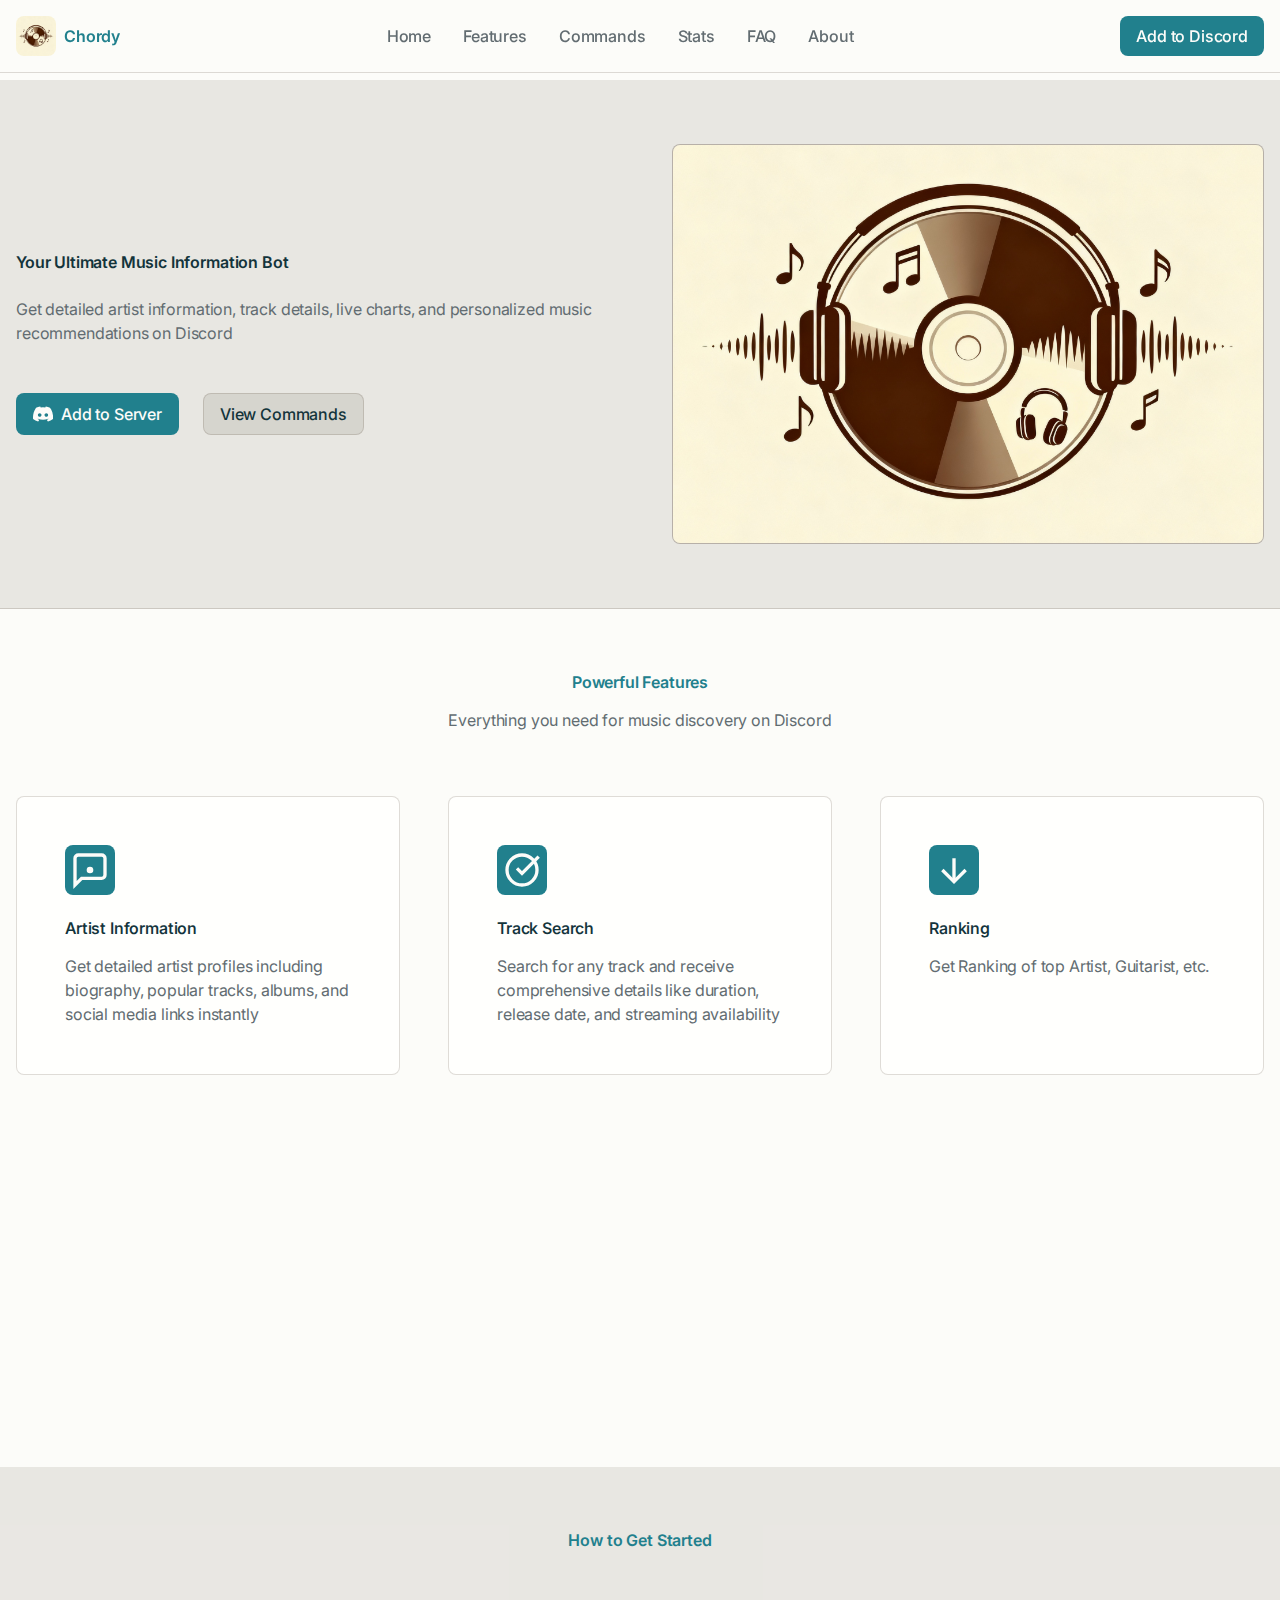
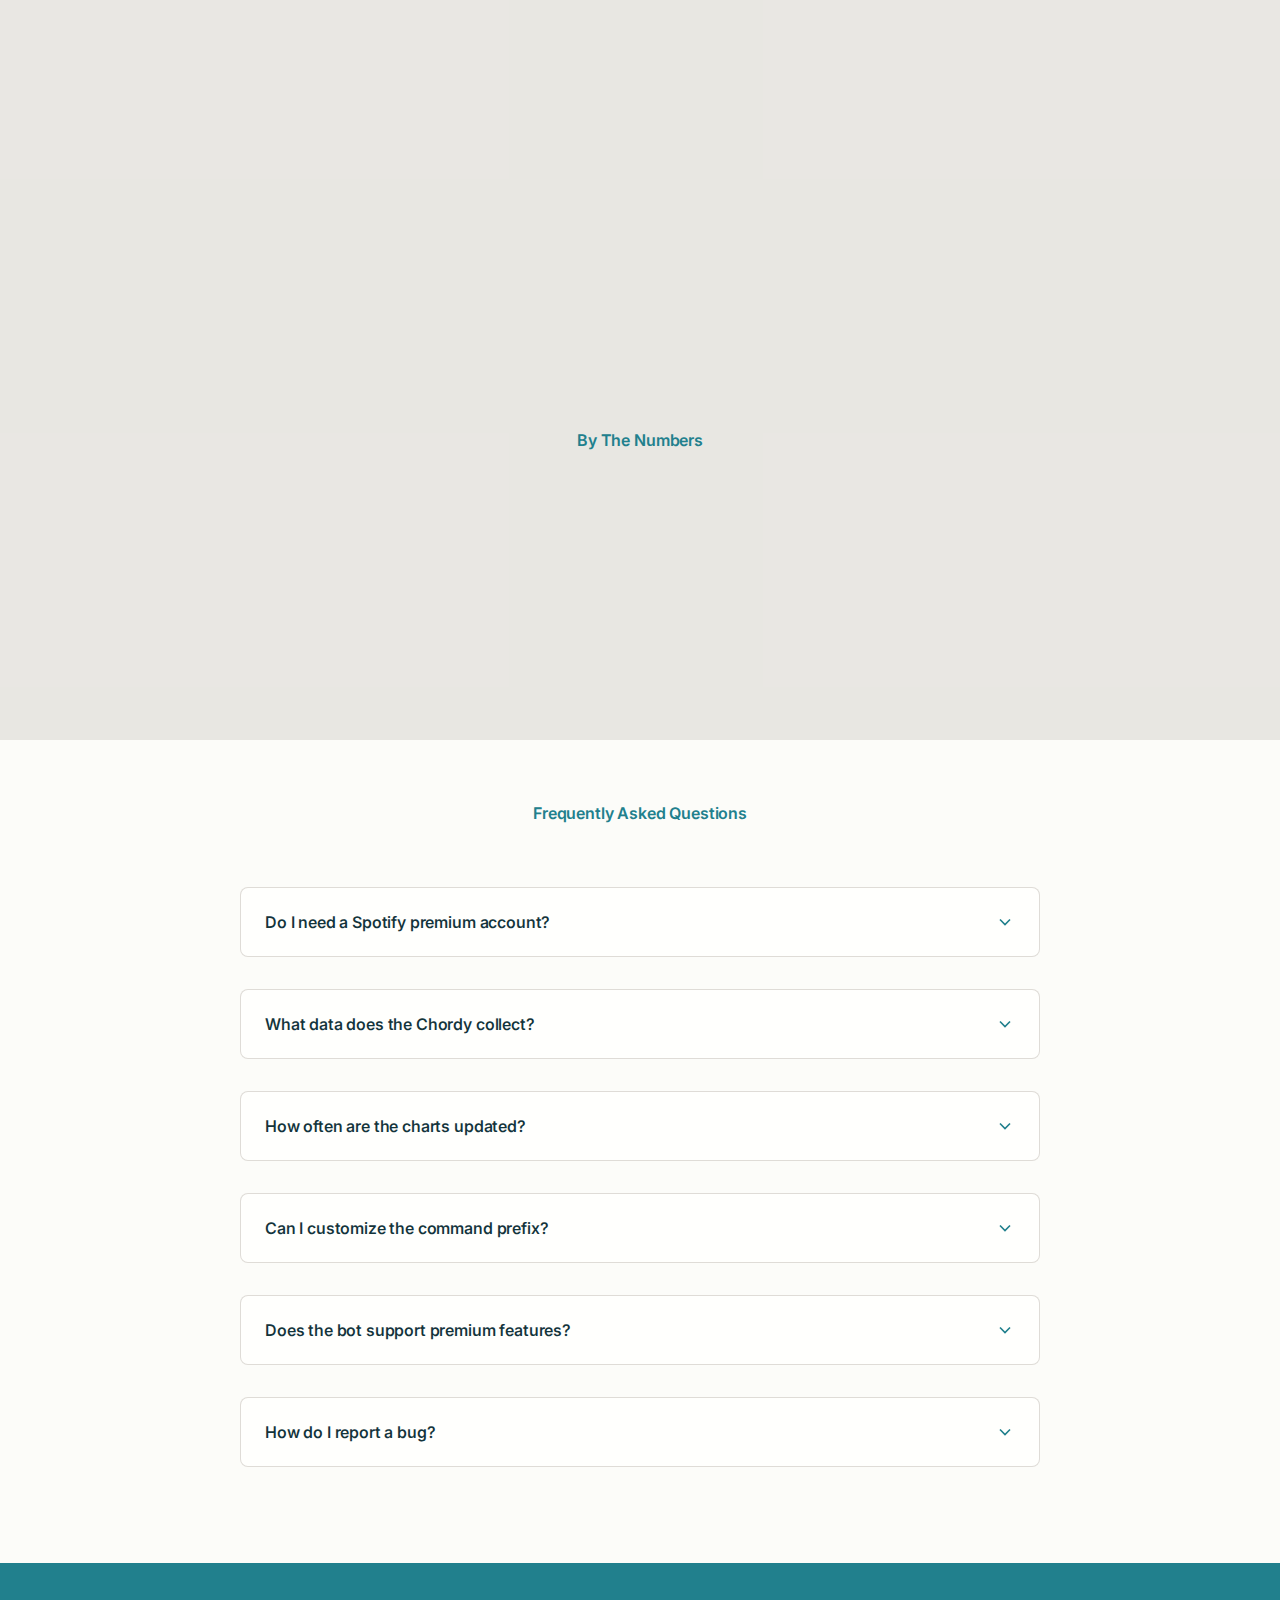
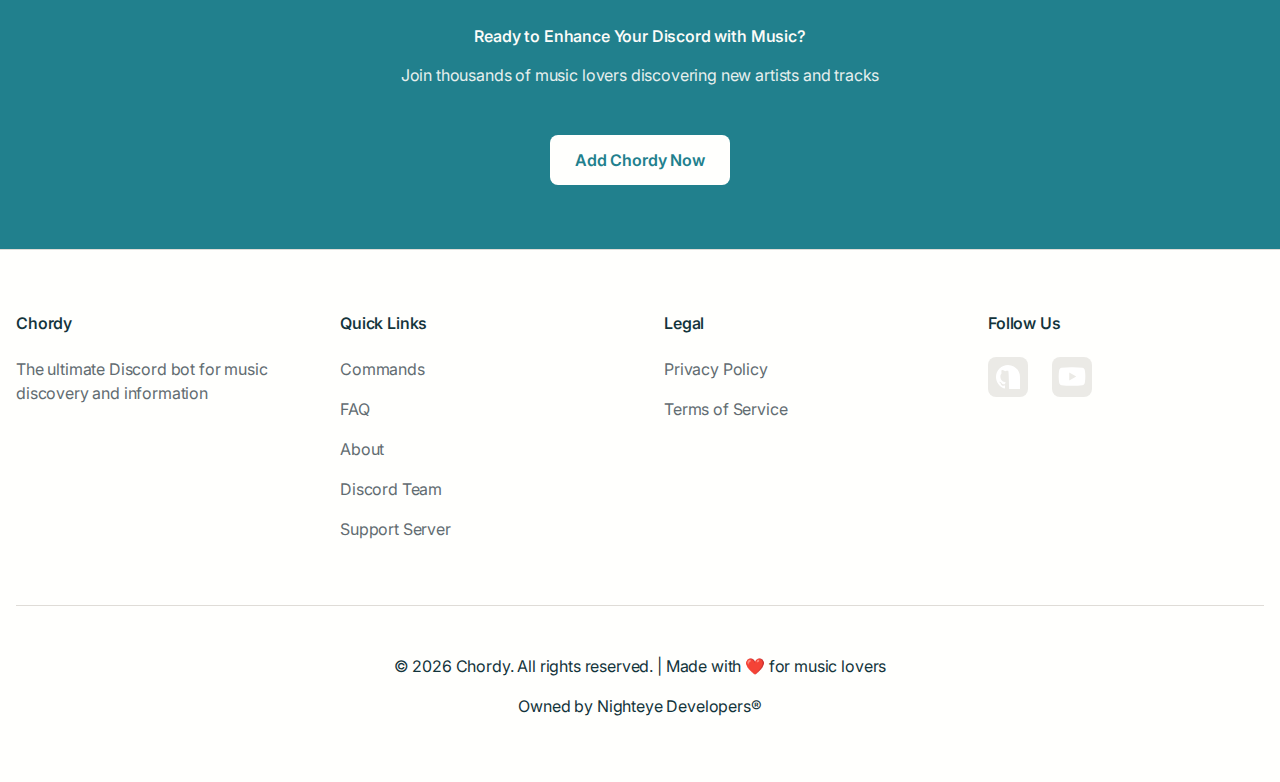
<file: index.html>
<!DOCTYPE html>
<html lang="en">
<head>
    <meta charset="UTF-8">
    <meta name="viewport" content="width=device-width, initial-scale=1.0">
    <meta name="description" content="Chordy - Your Ultimate Discord Music Information Bot. Get artist info, track details, and live chart data instantly.">
    <meta name="keywords" content="Discord bot, music information, charts, Spotify, artists, tracks">
    <meta property="og:title" content="Chordy - Discord Music Information Bot">
    <meta property="og:description" content="Get detailed music information, artist profiles, and live charts on Discord">
    <meta property="og:image" content="images/bot-logo.png">
    <meta property="og:url" content="https://www.chordy.xyz/">
    <meta name="theme-color" content="#7C3AED">
    
    <title>Chordy - Discord Music Information Bot</title>
    <link rel="stylesheet" href="css/style.css">
    <link rel="icon" href="images/favicon.ico" type="image/x-icon">
    <link rel="preconnect" href="https://fonts.googleapis.com">
    <link rel="preconnect" href="https://fonts.gstatic.com" crossorigin>
    <link href="https://fonts.googleapis.com/css2?family=Inter:wght@300;400;500;600;700&family=Poppins:wght@600;700;800&display=swap" rel="stylesheet">
    
</head>
<body>
    <!-- Navigation Bar -->
    <nav class="navbar">
        <div class="nav-container">
            <div class="nav-logo">
                <img src="images/bot-logo.png" alt="Chordy Logo" class="logo-img">
                <span>Chordy</span>
            </div>
            
            <div class="nav-menu">
                <a href="#home" class="nav-link">Home</a>
                <a href="#features" class="nav-link">Features</a>
                <a href="commands.html" class="nav-link">Commands</a>
                <a href="#stats" class="nav-link">Stats</a>
                <a href="#faq" class="nav-link">FAQ</a>
                <a href="about.html" class="nav-link">About</a>
            </div>
            
            <a href="https://discord.com/oauth2/authorize?client_id=1429819257444896989&permissions=2147502080&integration_type=0&scope=bot+applications.commands" 
               class="btn-invite" target="_blank" fill="#ffffff">
                Add to Discord
            </a>
            
            <div class="hamburger">
                <span></span>
                <span></span>
                <span></span>
            </div>
        </div>
    </nav>

    <!-- Hero Section -->
    <section id="home" class="hero">
        <div class="hero-container">
            <div class="hero-content">
                <h1 class="hero-title">Your Ultimate Music Information Bot</h1>
                <p class="hero-subtitle">Get detailed artist information, track details, live charts, and personalized music recommendations on Discord</p>
                
                <div class="hero-buttons">
                    <a href="https://discord.com/oauth2/authorize?client_id=1429819257444896989&permissions=2147502080&integration_type=0&scope=bot+applications.commands" 
                       class="btn btn-primary" target="_blank">
                        <svg width="20" height="20" viewBox="0 0 24 24" fill="currentColor">
                            <path d="M20.317 4.37a19.791 19.791 0 0 0-4.885-1.515a.074.074 0 0 0-.079.037c-.211.375-.444.864-.607 1.25a18.27 18.27 0 0 0-5.487 0c-.163-.386-.395-.875-.607-1.25a.077.077 0 0 0-.079-.037A19.736 19.736 0 0 0 3.677 4.37a.07.07 0 0 0-.032.027C.533 9.046-.32 13.58.099 18.057a.082.082 0 0 0 .031.057a19.9 19.9 0 0 0 5.993 3.03a.078.078 0 0 0 .084-.028a14.975 14.975 0 0 0 1.293-2.1a.07.07 0 0 0-.038-.098a13.11 13.11 0 0 1-1.872-.892a.072.072 0 0 1-.009-.119c.125-.093.25-.19.371-.287a.075.075 0 0 1 .078-.01c3.928 1.793 8.18 1.793 12.062 0a.075.075 0 0 1 .079.009c.12.098.246.195.371.288a.072.072 0 0 1-.01.119a12.901 12.901 0 0 1-1.872.892a.07.07 0 0 0-.037.099a14.047 14.047 0 0 0 1.293 2.1a.07.07 0 0 0 .084.028a19.862 19.862 0 0 0 6.002-3.03a.074.074 0 0 0 .032-.056c.361-4.467-.541-8.34-2.365-11.66a.061.061 0 0 0-.031-.03zM8.02 15.33c-1.183 0-2.157-.965-2.157-2.156c0-1.193.946-2.157 2.157-2.157c1.211 0 2.176.964 2.157 2.157c0 1.19-.946 2.156-2.157 2.156zm7.975 0c-1.183 0-2.157-.965-2.157-2.156c0-1.193.946-2.157 2.157-2.157c1.211 0 2.176.964 2.157 2.157c0 1.19-.946 2.156-2.157 2.156z"/>
                        </svg>
                        Add to Server
                    </a>
                    <a href="commands.html" class="btn btn-secondary">
                        View Commands
                    </a>
                </div>
            </div>
            
            <div class="hero-image">
                <div class="hero-visual">
                    <img src="images/bot-preview.png" alt="Chordy Preview" class="preview-img">
                </div>
            </div>
        </div>
    </section>

    <!-- Features Section -->
    <section id="features" class="features">
        <div class="container">
            <h2 class="section-title">Powerful Features</h2>
            <p class="section-subtitle">Everything you need for music discovery on Discord</p>
            
            <div class="features-grid">
                <!-- Feature 1 -->
                <div class="feature-card">
                    <div class="feature-icon">
                        <svg width="40" height="40" viewBox="0 0 24 24" fill="none" stroke="currentColor" stroke-width="2">
                            <circle cx="12" cy="12" r="1"></circle>
                            <path d="M21 15a2 2 0 0 1-2 2H7l-4 4V5a2 2 0 0 1 2-2h14a2 2 0 0 1 2 2z"></path>
                        </svg>
                    </div>
                    <h3>Artist Information</h3>
                    <p>Get detailed artist profiles including biography, popular tracks, albums, and social media links instantly</p>
                </div>

                <!-- Feature 2 -->
                <div class="feature-card">
                    <div class="feature-icon">
                        <svg width="40" height="40" viewBox="0 0 24 24" fill="none" stroke="currentColor" stroke-width="2">
                            <path d="M9 11l3 3L22 4"></path>
                            <path d="M21 12a9 9 0 11-18 0 9 9 0 0118 0z"></path>
                        </svg>
                    </div>
                    <h3>Track Search</h3>
                    <p>Search for any track and receive comprehensive details like duration, release date, and streaming availability</p>
                </div>

                <!-- Feature 3 -->
                <div class="feature-card">
                    <div class="feature-icon">
                        <svg width="40" height="40" viewBox="0 0 24 24" fill="none" stroke="currentColor" stroke-width="2">
                            <line x1="12" y1="5" x2="12" y2="19"></line>
                            <polyline points="19 12 12 19 5 12"></polyline>
                        </svg>
                    </div>
                    <h3>Ranking</h3>
                    <p>Get Ranking of top Artist, Guitarist, etc.</p>
                </div>

                <!-- Feature 4 -->
                <div class="feature-card">
                    <div class="feature-icon">
                        <svg width="40" height="40" viewBox="0 0 24 24" fill="none" stroke="currentColor" stroke-width="2">
                            <path d="M21 15a2 2 0 0 1-2 2H7l-4 4V5a2 2 0 0 1 2-2h14a2 2 0 0 1 2 2z"></path>
                        </svg>
                    </div>
                    <h3>Recommendations</h3>
                    <p>Get personalized music recommendations based on your listening habits and preferences</p>
                </div>

                <!-- Feature 5 -->
                <div class="feature-card">
                    <div class="feature-icon">
                        <svg width="40" height="40" viewBox="0 0 24 24" fill="none" stroke="currentColor" stroke-width="2">
                            <rect x="3" y="3" width="18" height="18" rx="2" ry="2"></rect>
                            <line x1="9" y1="9" x2="15" y2="9"></line>
                            <line x1="9" y1="15" x2="15" y2="15"></line>
                        </svg>
                    </div>
                    <h3>Music Stats</h3>
                    <p>Track your top artists, most-played tracks, and generate personalized year-end music statistics</p>
                </div>

                <!-- Feature 6 -->
                <div class="feature-card">
                    <div class="feature-icon">
                        <svg width="40" height="40" viewBox="0 0 24 24" fill="none" stroke="currentColor" stroke-width="2">
                            <circle cx="12" cy="12" r="1"></circle>
                            <circle cx="19" cy="12" r="1"></circle>
                            <circle cx="5" cy="12" r="1"></circle>
                        </svg>
                    </div>
                    <h3>Genre Filtering</h3>
                    <p>Filter music by genre, mood, era, and discover hidden gems across all your favorite styles</p>
                </div>
            </div>
        </div>
    </section>

    <!-- How It Works Section -->
    <section class="how-it-works">
        <div class="container">
            <h2 class="section-title">How to Get Started</h2>
            
            <div class="steps-container">
                <div class="step">
                    <div class="step-number">1</div>
                    <h3>Add to Server</h3>
                    <p>Click the "Add to Discord" button and authorize Chordy on your server</p>
                </div>
                
                <div class="step-arrow">→</div>
                
                <div class="step">
                    <div class="step-number">2</div>
                    <h3>Start Commands</h3>
                    <p>Use commands like !artist, !genre, or !ask-music to get music information</p>
                </div>
                
                <div class="step-arrow">→</div>
                
                <div class="step">
                    <div class="step-number">3</div>
                    <h3>Enjoy Music</h3>
                    <p>Share music information, discover new artists, and enjoy recommendations with your community</p>
                </div>
            </div>
        </div>
    </section>

    <!-- Stats Section -->
    <section id="stats" class="stats">
        <div class="container">
            <h2 class="section-title">By The Numbers</h2>
            
            <div class="stats-grid">
                <div class="stat-card">
                    <div class="stat-number" id="server-count">21</div>
                    <div class="stat-label">Servers</div>
                </div>
                
                <div class="stat-card">
                    <div class="stat-number" id="user-count">1600</div>
                    <div class="stat-label">Active Users</div>
                </div>
                
                <div class="stat-card">
                    <div class="stat-number" id="command-count">32</div>
                    <div class="stat-label">Commands</div>
                </div>
                
                <div class="stat-card">
                    <div class="stat-number">99.99%</div>
                    <div class="stat-label">Uptime</div>
                </div>
            </div>
        </div>
    </section>

    <!-- FAQ Section -->
    <section id="faq" class="faq">
        <div class="container">
            <h2 class="section-title">Frequently Asked Questions</h2>
            
            <div class="faq-container">
                <div class="faq-item">
                    <div class="faq-header">
                        <h3>Do I need a Spotify premium account?</h3>
                        <svg class="faq-icon" width="20" height="20" viewBox="0 0 24 24" fill="none" stroke="currentColor" stroke-width="2">
                            <polyline points="6 9 12 15 18 9"></polyline>
                        </svg>
                    </div>
                    <div class="faq-content">
                        <p>Currently, We don't have Spotify account linking. We will be adding in future</p>
                    </div>
                </div>

                <div class="faq-item">
                    <div class="faq-header">
                        <h3>What data does the Chordy collect?</h3>
                        <svg class="faq-icon" width="20" height="20" viewBox="0 0 24 24" fill="none" stroke="currentColor" stroke-width="2">
                            <polyline points="6 9 12 15 18 9"></polyline>
                        </svg>
                    </div>
                    <div class="faq-content">
                        <p>Chordy only collects minimal data necessary for functionality: your Discord user ID, server ID, and music preferences. We don't store personal data or sell information to third parties.</p>
                    </div>
                </div>

                <div class="faq-item">
                    <div class="faq-header">
                        <h3>How often are the charts updated?</h3>
                        <svg class="faq-icon" width="20" height="20" viewBox="0 0 24 24" fill="none" stroke="currentColor" stroke-width="2">
                            <polyline points="6 9 12 15 18 9"></polyline>
                        </svg>
                    </div>
                    <div class="faq-content">
                        <p>Charts are updated daily at 00:00 UTC. Billboard Hot 100 and Spotify trending charts reflect the latest data from their respective platforms.</p>
                    </div>
                </div>

                <div class="faq-item">
                    <div class="faq-header">
                        <h3>Can I customize the command prefix?</h3>
                        <svg class="faq-icon" width="20" height="20" viewBox="0 0 24 24" fill="none" stroke="currentColor" stroke-width="2">
                            <polyline points="6 9 12 15 18 9"></polyline>
                        </svg>
                    </div>
                    <div class="faq-content">
                        <p>Currently, We do not have set-prefix command. We'll add it in future</p>
                    </div>
                </div>

                <div class="faq-item">
                    <div class="faq-header">
                        <h3>Does the bot support premium features?</h3>
                        <svg class="faq-icon" width="20" height="20" viewBox="0 0 24 24" fill="none" stroke="currentColor" stroke-width="2">
                            <polyline points="6 9 12 15 18 9"></polyline>
                        </svg>
                    </div>
                    <div class="faq-content">
                        <p>Currently, all features are free. We may introduce optional premium features in the future, but core functionality will always remain free for all users.</p>
                    </div>
                </div>

                <div class="faq-item">
                    <div class="faq-header">
                        <h3>How do I report a bug?</h3>
                        <svg class="faq-icon" width="20" height="20" viewBox="0 0 24 24" fill="none" stroke="currentColor" stroke-width="2">
                            <polyline points="6 9 12 15 18 9"></polyline>
                        </svg>
                    </div>
                    <div class="faq-content">
                        <p>Please report bugs in our support Discord server or create an issue on our GitHub repository. Include details about when the bug occurred and any error messages you received.</p>
                    </div>
                </div>
            </div>
        </div>
    </section>

    <!-- Call to Action Section -->
    <section class="cta">
        <div class="container">
            <h2>Ready to Enhance Your Discord with Music?</h2>
            <p>Join thousands of music lovers discovering new artists and tracks</p>
            <a href="https://discord.com/oauth2/authorize?client_id=1429819257444896989&permissions=2147502080&integration_type=0&scope=bot+applications.commands" 
               class="btn btn-primary btn-large" target="_blank">
                Add Chordy Now
            </a>
        </div>
    </section>

    <!-- Footer -->
    <footer class="footer">
        <div class="container">
            <div class="footer-content">
                <div class="footer-section">
                    <h3>Chordy</h3>
                    <p>The ultimate Discord bot for music discovery and information</p>
                </div>
                
                <div class="footer-section">
                    <h4>Quick Links</h4>
                    <ul>
                        <li><a href="commands.html">Commands</a></li>
                        <li><a href="#faq">FAQ</a></li>
                        <li><a href="about.html">About</a></li>
                        <li><a href="discord.html">Discord Team</a></li>
                        <li><a href="https://discord.gg/DYXyMCQ4Za" target="_blank">Support Server</a></li>
                    </ul>
                </div>
                
                <div class="footer-section">
                    <h4>Legal</h4>
                    <ul>
                        <li><a href="privacy.html">Privacy Policy</a></li>
                        <li><a href="terms.html">Terms of Service</a></li>
                    </ul>
                </div>
                
                <div class="footer-section">
                    <h4>Follow Us</h4>
                    <div class="social-links">
                        <a href="https://github.com/your-repo" target="_blank" title="GitHub">
                            <svg width="24" height="24" viewBox="0 0 24 24" fill="currentColor">
                                <path d="M12 0C5.37 0 0 5.37 0 12c0 5.31 3.435 9.795 8.205 11.385.6.105.825-.255.825-.57 0-.285-.015-1.23-.015-2.235-3.015.555-3.795-.735-4.035-1.41-.135-.345-.72-1.41-1.23-1.695-.42-.225-1.02-.78-.015-.795.945-.015 1.62.87 1.845 1.23 1.08 1.815 2.805 1.305 3.495.99.105-.78.42-1.305.765-1.605-2.67-.3-5.46-1.335-5.46-5.925 0-1.305.465-2.385 1.23-3.225-.12-.3-.54-1.53.12-3.18 0 0 1.005-.315 3.3 1.23.96-.27 1.98-.405 3-.405s2.04.135 3 405c2.295-1.56 3.3-1.23 3.3-1.23.66 1.65.24 2.88.12 3.18.765.84 1.23 1.905 1.23 3.225 0 4.605-2.805 5.625-5.475 5.925.435.375.81 1.095.81 2.22 0 1.605-.015 2.895-.015 3.3 0 .315.225.69.825.57A12.02 12.02 0 0024 12c0-6.63-5.37-12-12-12z"fill="#ffffff"/>
                            </svg>
                        </a>
                        <a href="https://www.youtube.com/@chordybot" target="_blank" title="YouTube">
                            <svg width="75" height="75" viewBox="0 0 24 24" fill="currentColor">
                                <path d="M19.67 8.14002C19.5811 7.7973 19.4028 7.48433 19.1533 7.23309C18.9038 6.98185 18.5921 6.80134 18.25 6.71001C16.176 6.4654 14.0883 6.35517 12 6.38001C9.91174 6.35517 7.82405 6.4654 5.75001 6.71001C5.40793 6.80134 5.09622 6.98185 4.84674 7.23309C4.59725 7.48433 4.41894 7.7973 4.33001 8.14002C4.10282 9.41396 3.99236 10.706 4.00001 12C3.99198 13.3007 4.10244 14.5994 4.33001 15.88C4.42355 16.2172 4.60391 16.5239 4.85309 16.7696C5.10226 17.0153 5.41153 17.1913 5.75001 17.28C7.82405 17.5246 9.91174 17.6349 12 17.61C14.0883 17.6349 16.176 17.5246 18.25 17.28C18.5885 17.1913 18.8978 17.0153 19.1469 16.7696C19.3961 16.5239 19.5765 16.2172 19.67 15.88C19.8976 14.5994 20.008 13.3007 20 12C20.0077 10.706 19.8972 9.41396 19.67 8.14002ZM10.36 14.39V9.63001L14.55 12L10.36 14.38V14.39Z"fill="#ffffff" />
                            </svg>
                        </a>
                    </div>
                </div>
            </div>
            
            <div class="footer-bottom">
                <p>&copy; 2025 Chordy. All rights reserved. | Made with ❤️ for music lovers</p>
                <p>Owned by Nighteye Developers®</p>
            </div>
        </div>
    </footer>

    <script src="js/main.js"></script>
</body>
</html>
</file>
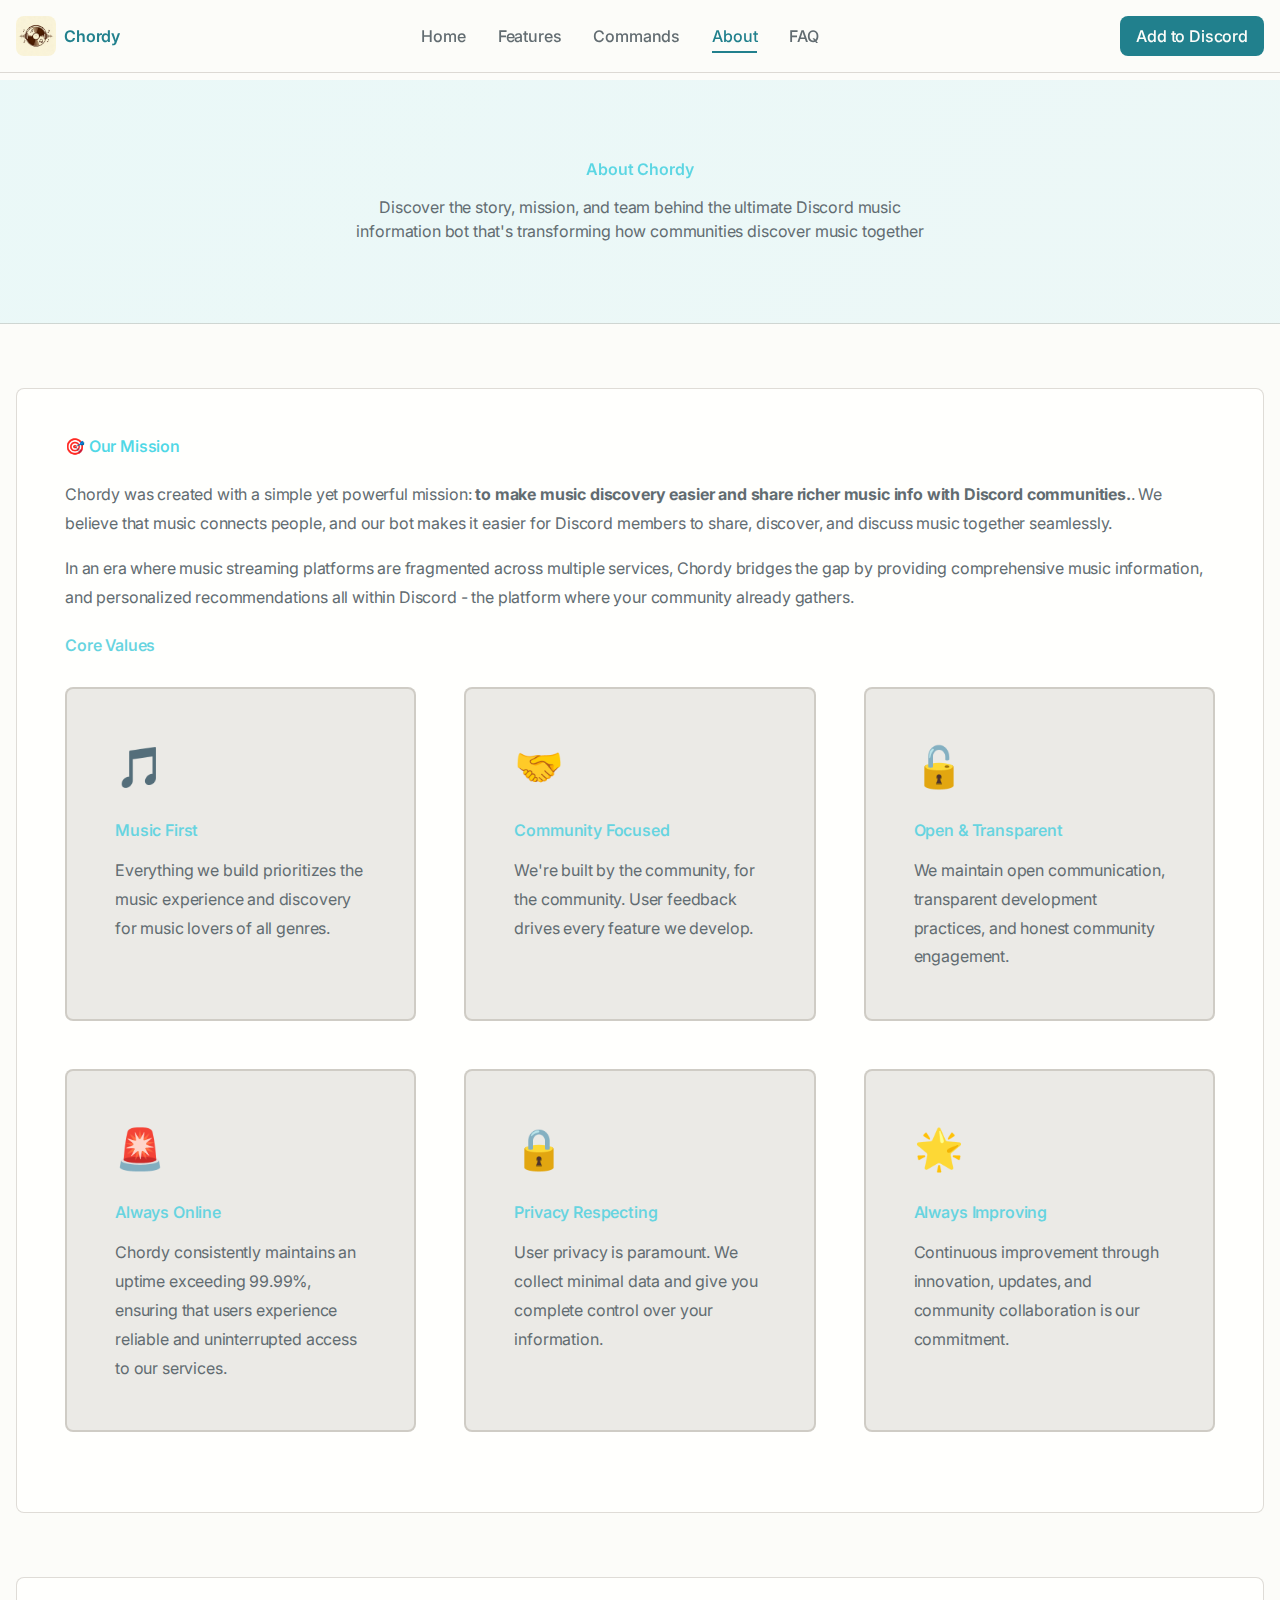
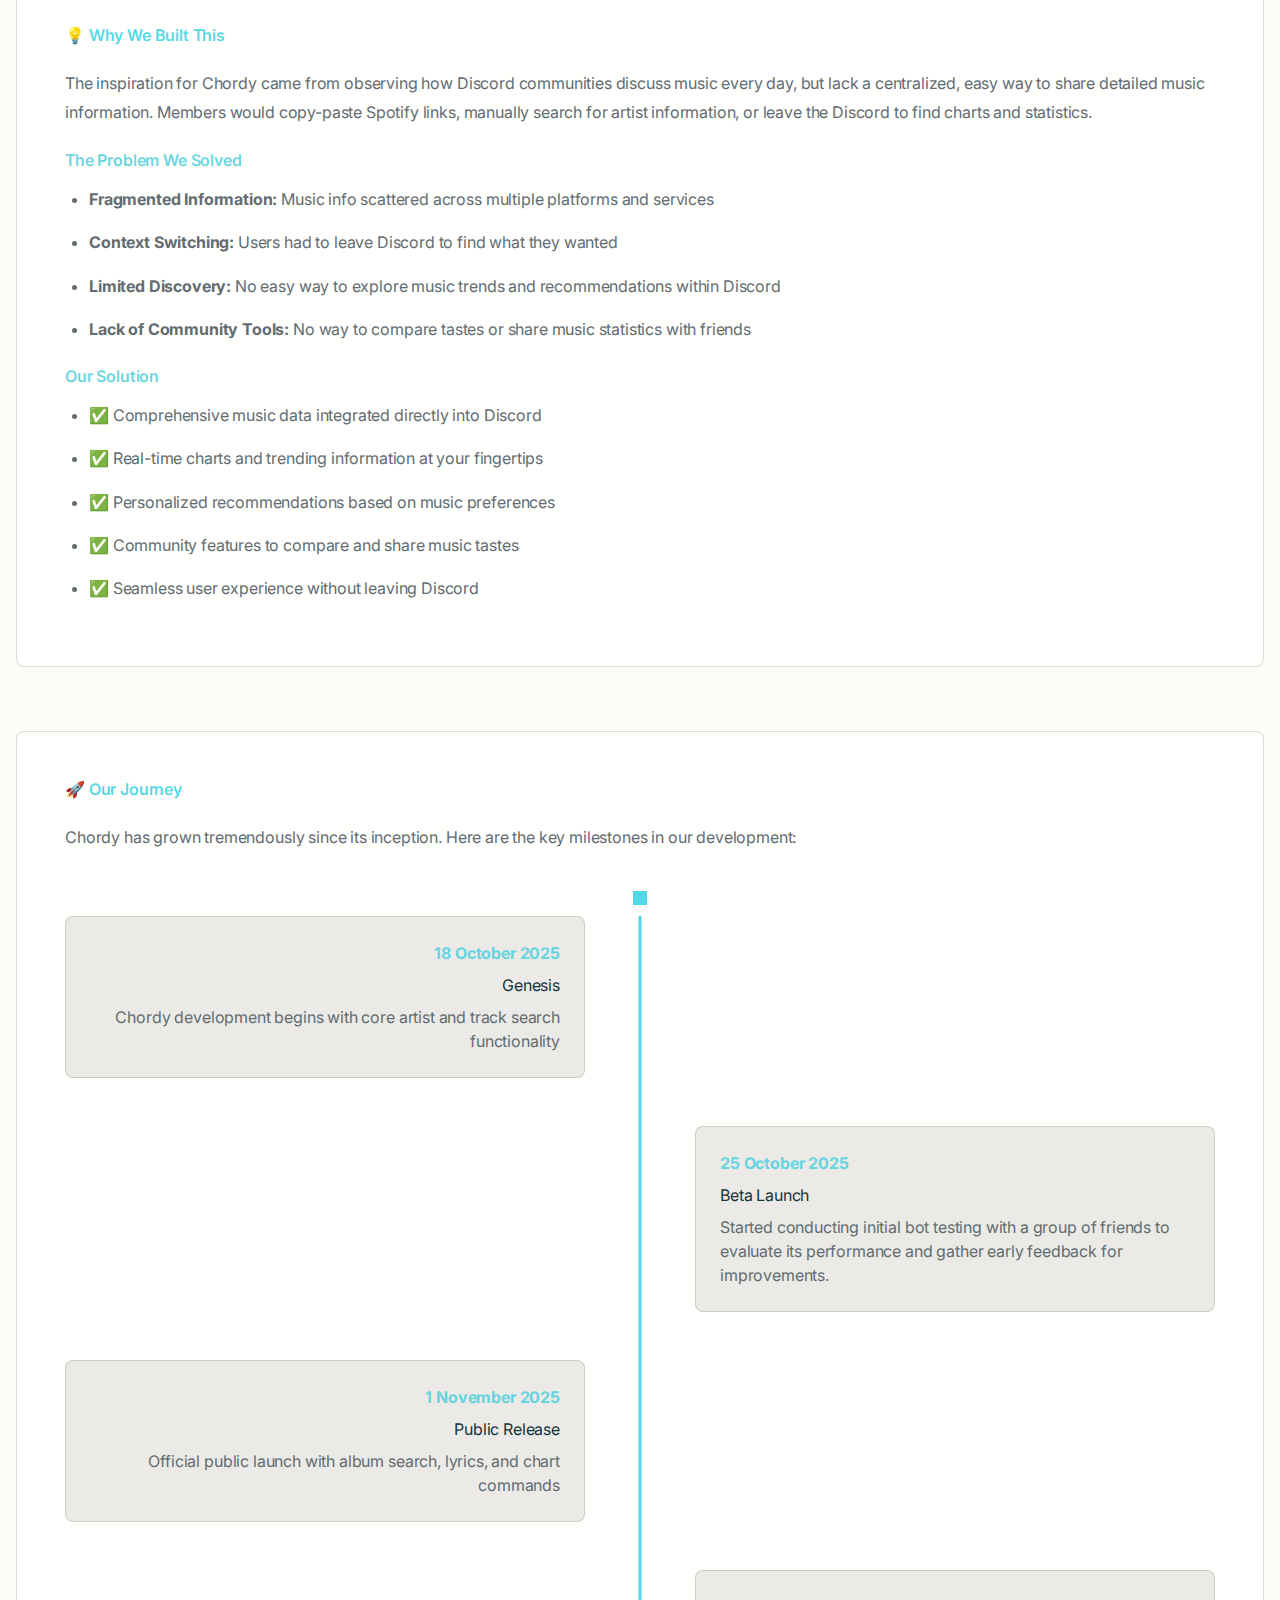
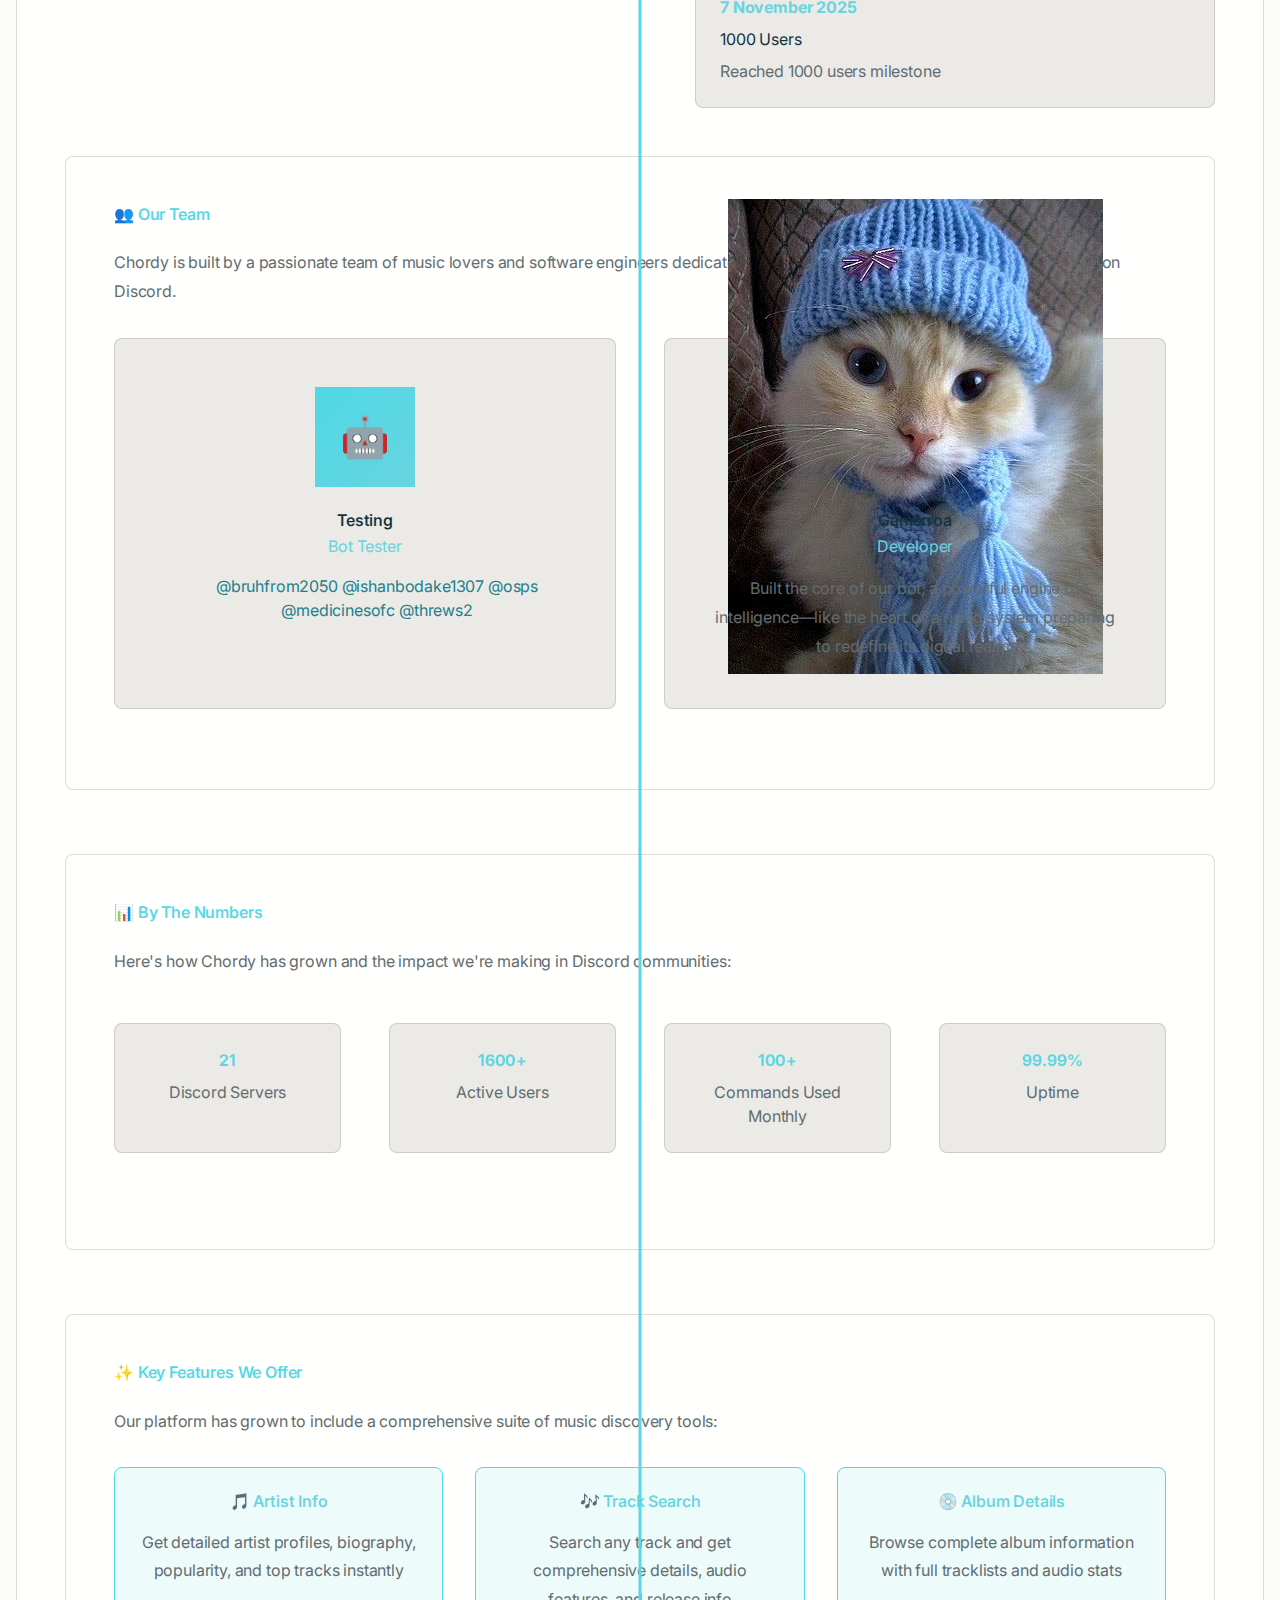
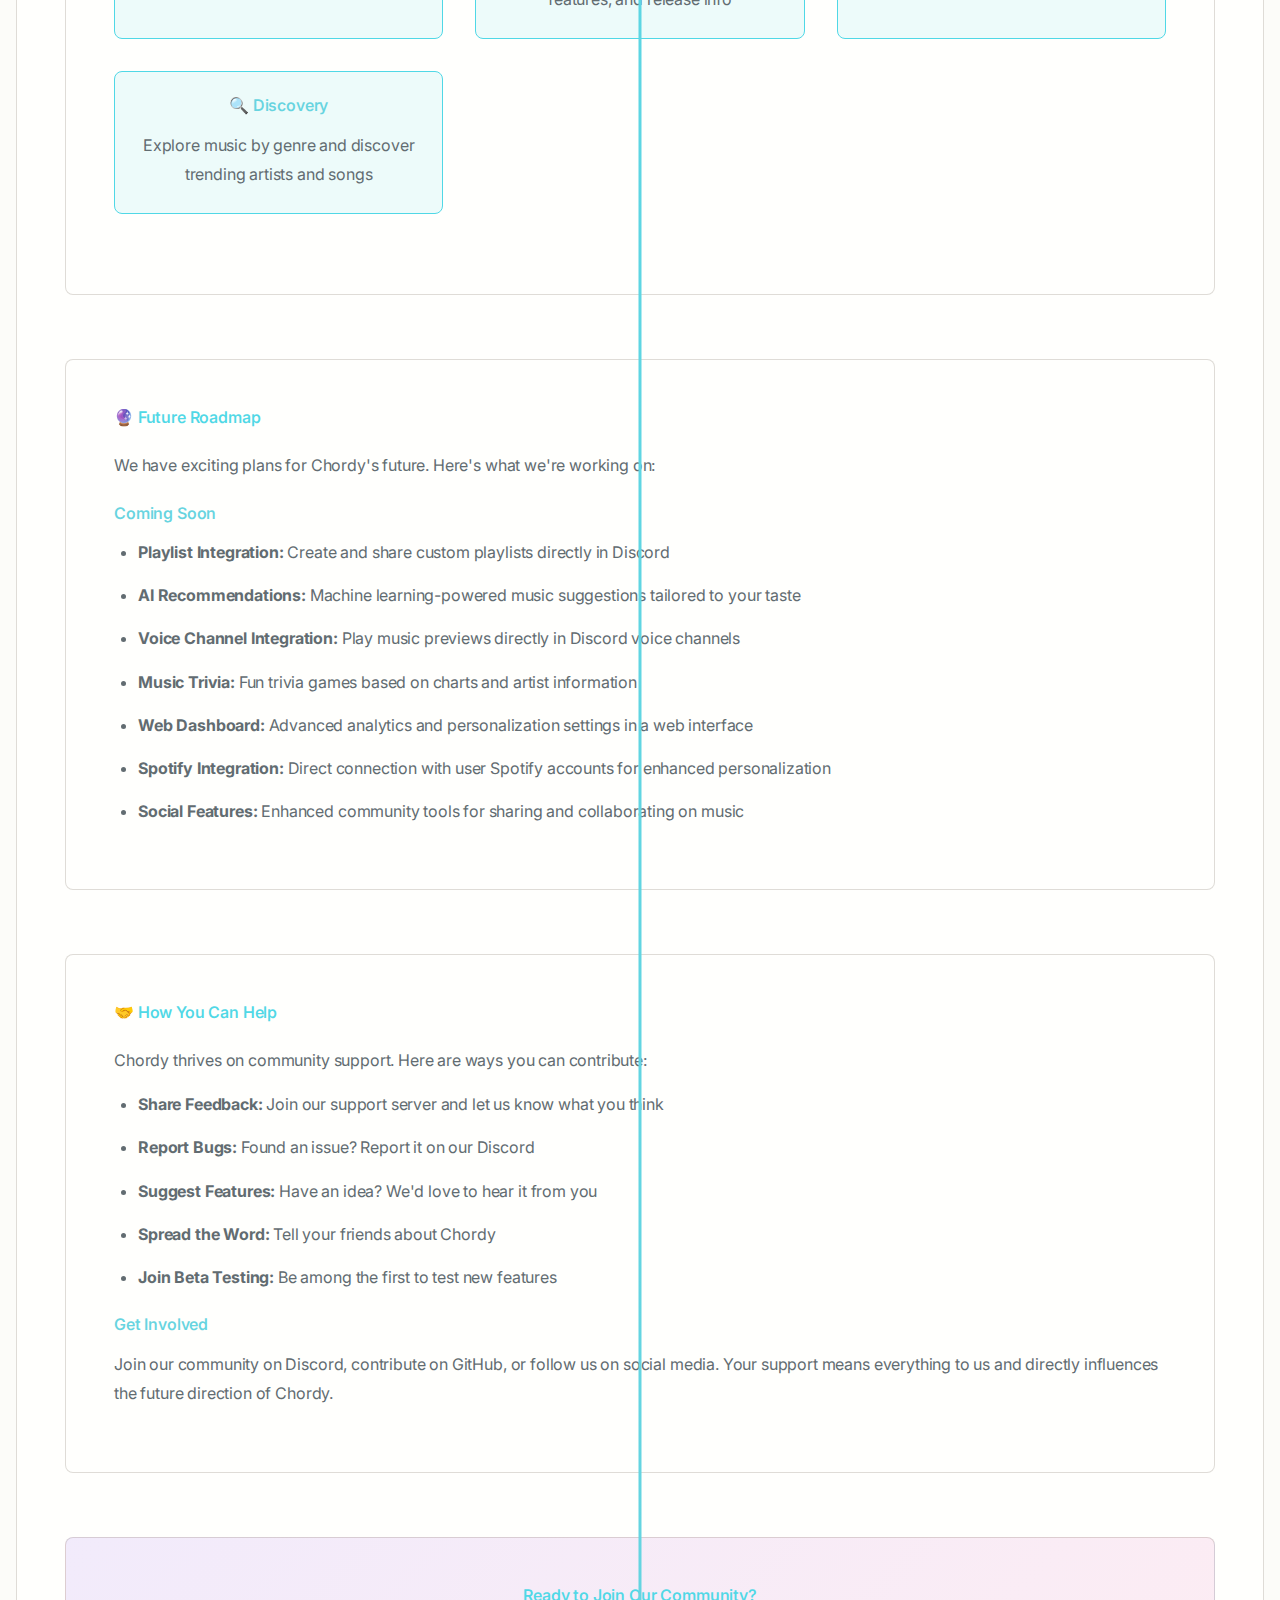
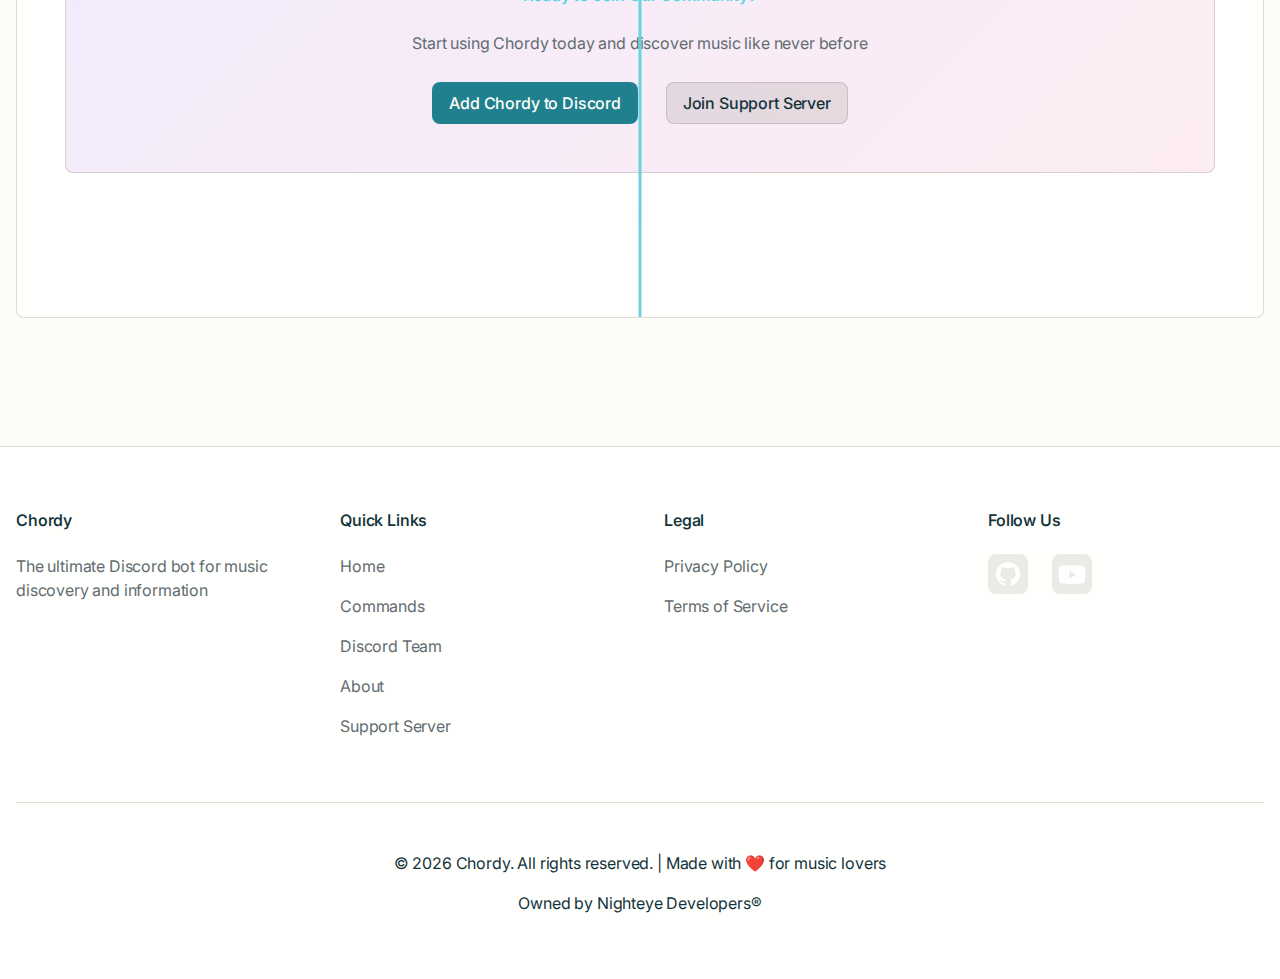
<file: about.html>
<!DOCTYPE html>
<html lang="en">
<head>
    <meta charset="UTF-8">
    <meta name="viewport" content="width=device-width, initial-scale=1.0">
    <meta name="description" content="About Chordy - Learn about our mission, team, and the story behind the Discord bot">
    <meta name="keywords" content="About Chordy, Discord bot development, music bot team, mission">
    <meta property="og:title" content="Chordy - About Us">
    <meta property="og:description" content="Learn about Chordy's mission to bring music discovery to Discord communities">
    <meta name="theme-color" content="#7C3AED">
    
    <title>Chordy - About Us</title>
    <link rel="stylesheet" href="css/style.css">
    <link rel="icon" href="images/favicon.ico" type="image/x-icon">
    <link rel="preconnect" href="https://fonts.googleapis.com">
    <link rel="preconnect" href="https://fonts.gstatic.com" crossorigin>
    <link href="https://fonts.googleapis.com/css2?family=Inter:wght@300;400;500;600;700&family=Poppins:wght@600;700;800&display=swap" rel="stylesheet">
    
      <style>
        /* About Page Specific Styles */
.about-hero {
    margin-top: 80px;
    padding: 80px 0;
    background: linear-gradient(135deg, rgba(80, 216, 230, 0.1), rgba(103, 212, 224, 0.1));
    border-bottom: 1px solid var(--border-color);
}

.about-hero h1 {
    font-size: var(--font-size-4xl);
    margin-bottom: var(--space-md);
    text-align: center;
    background: linear-gradient(135deg, #50d8e6, #67d4e0);
    -webkit-background-clip: text;
    -webkit-text-fill-color: transparent;
    background-clip: text;
}

.about-hero p {
    text-align: center;
    color: var(--text-secondary);
    font-size: var(--font-size-lg);
    max-width: 600px;
    margin: 0 auto;
}

.about-content {
    padding: var(--space-3xl) 0;
}

.section-wrapper {
    margin-bottom: var(--space-3xl);
}

.about-section {
    background: var(--bg-secondary);
    border: 1px solid var(--border-color);
    border-radius: var(--radius-xl);
    padding: var(--space-2xl);
    margin-bottom: var(--space-2xl);
}

.about-section h2 {
    color: #50d8e6;
    margin-bottom: var(--space-lg);
    font-size: var(--font-size-2xl);
}

.about-section h3 {
    color: #67d4e0;
    margin-top: var(--space-lg);
    margin-bottom: var(--space-md);
    font-size: var(--font-size-lg);
}

.about-section p {
    color: var(--text-secondary);
    line-height: 1.8;
    margin-bottom: var(--space-md);
}

.about-section ul, .about-section ol {
    color: var(--text-secondary);
    margin-left: var(--space-lg);
    margin-bottom: var(--space-md);
}

.about-section li {
    margin-bottom: var(--space-md);
    line-height: 1.7;
}

.features-list {
    display: grid;
    grid-template-columns: repeat(auto-fit, minmax(250px, 1fr));
    gap: var(--space-xl);
    margin: var(--space-xl) 0;
}

.feature-item {
    background: rgba(80, 216, 230, 0.1);
    border: 1px solid #50d8e6;
    border-radius: var(--radius-lg);
    padding: var(--space-lg);
    text-align: center;
}

.feature-item h4 {
    color: #67d4e0;
    margin-bottom: var(--space-md);
}

.feature-item p {
    color: var(--text-secondary);
    font-size: var(--font-size-sm);
    margin: 0;
}

.team-grid {
    display: grid;
    grid-template-columns: repeat(auto-fit, minmax(280px, 1fr));
    gap: var(--space-2xl);
    margin: var(--space-xl) 0;
}

.team-member {
    background: var(--bg-tertiary);
    border: 1px solid var(--border-color);
    border-radius: var(--radius-lg);
    padding: var(--space-2xl);
    text-align: center;
    transition: all var(--transition-base);
}

.team-member:hover {
    border-color: #50d8e6;
    box-shadow: 0 8px 20px rgba(80, 216, 230, 0.1);
    transform: translateY(-5px);
}

.team-member-avatar {
    width: 100px;
    height: 100px;
    background: linear-gradient(135deg, #50d8e6, #67d4e0);
    border-radius: var(--radius-full);
    margin: 0 auto var(--space-lg);
    display: flex;
    align-items: center;
    justify-content: center;
    font-size: 40px;
}

.team-member h3 {
    color: var(--text-primary);
    margin-bottom: var(--space-xs);
}

.team-member .role {
    color: #67d4e0;
    font-size: var(--font-size-sm);
    margin-bottom: var(--space-md);
}

.team-member p {
    color: var(--text-secondary);
    font-size: var(--font-size-sm);
    margin: 0;
}

.timeline {
    position: relative;
    padding: var(--space-2xl) 0;
}

.timeline::before {
    content: '';
    position: absolute;
    left: 50%;
    transform: translateX(-50%);
    width: 3px;
    height: 100%;
    background: linear-gradient(180deg, #50d8e6, #67d4e0);
}

.timeline-item {
    margin-bottom: var(--space-2xl);
    width: 48%;
}

.timeline-item:nth-child(odd) {
    margin-left: 0;
    text-align: right;
    padding-right: var(--space-xl);
}

.timeline-item:nth-child(even) {
    margin-left: 52%;
    text-align: left;
    padding-left: var(--space-xl);
}

.timeline-content {
    background: var(--bg-tertiary);
    border: 1px solid var(--border-color);
    border-radius: var(--radius-lg);
    padding: var(--space-lg);
}

.timeline-date {
    color: #67d4e0;
    font-weight: 700;
    margin-bottom: var(--space-sm);
}

.timeline-title {
    color: var(--text-primary);
    margin-bottom: var(--space-sm);
}

.timeline-description {
    color: var(--text-secondary);
    font-size: var(--font-size-sm);
}

.timeline-dot {
    position: absolute;
    left: 50%;
    top: 20px;
    transform: translateX(-50%);
    width: 20px;
    height: 20px;
    background: #50d8e6;
    border: 3px solid var(--bg-primary);
    border-radius: var(--radius-full);
    z-index: 1;
}

.values-grid {
    display: grid;
    grid-template-columns: repeat(auto-fit, minmax(300px, 1fr));
    gap: var(--space-2xl);
    margin: var(--space-xl) 0;
}

.value-card {
    background: var(--bg-tertiary);
    border: 2px solid var(--border-color);
    border-radius: var(--radius-lg);
    padding: var(--space-2xl);
    transition: all var(--transition-base);
}

.value-card:hover {
    border-color: #50d8e6;
    box-shadow: 0 8px 20px rgba(80, 216, 230, 0.15);
}

.value-icon {
    font-size: 40px;
    margin-bottom: var(--space-lg);
}

.value-card h3 {
    color: #67d4e0;
    margin-bottom: var(--space-md);
}

.value-card p {
    color: var(--text-secondary);
    margin: 0;
}

.stats-showcase {
    display: grid;
    grid-template-columns: repeat(auto-fit, minmax(200px, 1fr));
    gap: var(--space-2xl);
    margin: var(--space-2xl) 0;
}

.stat-showcase {
    text-align: center;
    padding: var(--space-lg);
    background: var(--bg-tertiary);
    border: 1px solid var(--border-color);
    border-radius: var(--radius-lg);
}

.stat-showcase-number {
    font-size: var(--font-size-3xl);
    font-weight: 700;
    background: linear-gradient(135deg, #50d8e6, #67d4e0);
    -webkit-background-clip: text;
    -webkit-text-fill-color: transparent;
    background-clip: text;
}

.stat-showcase-label {
    color: var(--text-secondary);
    font-size: var(--font-size-sm);
    margin-top: var(--space-sm);
}

@media (max-width: 768px) {
    .about-hero {
        margin-top: 70px;
        padding: 50px 0;
    }

    .about-hero h1 {
        font-size: var(--font-size-3xl);
    }

    .timeline::before {
        left: 20px;
    }

    .timeline-item {
        width: 100%;
        padding: 0 0 0 80px;
    }

    .timeline-item:nth-child(odd),
    .timeline-item:nth-child(even) {
        margin: 0;
        text-align: left;
        padding: 0 0 0 80px;
    }

    .team-grid {
        grid-template-columns: 1fr;
    }

    .features-list {
        grid-template-columns: 1fr;
    }

    .values-grid {
        grid-template-columns: 1fr;
    }

    .stats-showcase {
        grid-template-columns: repeat(2, 1fr);
    }
}

      </style>

</head>
<body>
    <!-- Navigation Bar -->
    <nav class="navbar">
        <div class="nav-container">
            <div class="nav-logo">
                <img src="images/bot-logo.png" alt="Chordy Logo" class="logo-img">
                <span>Chordy</span>
            </div>
            
            <div class="nav-menu">
                <a href="index.html" class="nav-link">Home</a>
                <a href="index.html#features" class="nav-link">Features</a>
                <a href="commands.html" class="nav-link">Commands</a>
                <a href="about.html" class="nav-link active">About</a>
                <a href="index.html#faq" class="nav-link">FAQ</a>
            </div>
            
            <a href="https://discord.com/oauth2/authorize?client_id=1429819257444896989&permissions=2147502080&integration_type=0&scope=bot+applications.commands" 
               class="btn-invite" target="_blank">
                Add to Discord
            </a>
            
            <div class="hamburger">
                <span></span>
                <span></span>
                <span></span>
            </div>
        </div>
    </nav>

    <!-- About Hero Section -->
    <section class="about-hero">
        <div class="container">
            <h1>About Chordy</h1>
            <p>Discover the story, mission, and team behind the ultimate Discord music information bot that's transforming how communities discover music together</p>
        </div>
    </section>

    <!-- About Content -->
    <section class="about-content">
        <div class="container">
            <!-- Our Mission Section -->
            <div class="section-wrapper">
                <div class="about-section">
                    <h2>🎯 Our Mission</h2>
                    <p>
                        Chordy was created with a simple yet powerful mission: <strong>to make music discovery easier and share richer music info with Discord communities.</strong>. We believe that music connects people, and our bot makes it easier for Discord members to share, discover, and discuss music together seamlessly.
                    </p>
                    <p>
                        In an era where music streaming platforms are fragmented across multiple services, Chordy bridges the gap by providing comprehensive music information, and personalized recommendations all within Discord - the platform where your community already gathers.
                    </p>
                    <h3>Core Values</h3>
                    <div class="values-grid">
                        <div class="value-card">
                            <div class="value-icon">🎵</div>
                            <h3>Music First</h3>
                            <p>Everything we build prioritizes the music experience and discovery for music lovers of all genres.</p>
                        </div>
                        <div class="value-card">
                            <div class="value-icon">🤝</div>
                            <h3>Community Focused</h3>
                            <p>We're built by the community, for the community. User feedback drives every feature we develop.</p>
                        </div>
                        <div class="value-card">
                            <div class="value-icon">🔓</div>
                            <h3>Open & Transparent</h3>
                            <p>We maintain open communication, transparent development practices, and honest community engagement.</p>
                        </div>
                        <div class="value-card value-card--highlight">
                            <div class="value-icon">🚨</div>
                            <h3>Always Online</h3>
                            <p>Chordy consistently maintains an uptime exceeding 99.99%, ensuring that users experience reliable and uninterrupted access to our services.</p>
                        </div>
                        <div class="value-card">
                            <div class="value-icon">🔒</div>
                            <h3>Privacy Respecting</h3>
                            <p>User privacy is paramount. We collect minimal data and give you complete control over your information.</p>
                        </div>
                        <div class="value-card">
                            <div class="value-icon">🌟</div>
                            <h3>Always Improving</h3>
                            <p>Continuous improvement through innovation, updates, and community collaboration is our commitment.</p>
                        </div>
                    </div>
                </div>
            </div>

            <!-- Why We Built This Section -->
            <div class="section-wrapper">
                <div class="about-section">
                    <h2>💡 Why We Built This</h2>
                    <p>
                        The inspiration for Chordy came from observing how Discord communities discuss music every day, but lack a centralized, easy way to share detailed music information. Members would copy-paste Spotify links, manually search for artist information, or leave the Discord to find charts and statistics.
                    </p>
                    <h3>The Problem We Solved</h3>
                    <ul>
                        <li><strong>Fragmented Information:</strong> Music info scattered across multiple platforms and services</li>
                        <li><strong>Context Switching:</strong> Users had to leave Discord to find what they wanted</li>
                        <li><strong>Limited Discovery:</strong> No easy way to explore music trends and recommendations within Discord</li>
                        <li><strong>Lack of Community Tools:</strong> No way to compare tastes or share music statistics with friends</li>
                    </ul>
                    <h3>Our Solution</h3>
                    <ul>
                        <li>✅ Comprehensive music data integrated directly into Discord</li>
                        <li>✅ Real-time charts and trending information at your fingertips</li>
                        <li>✅ Personalized recommendations based on music preferences</li>
                        <li>✅ Community features to compare and share music tastes</li>
                        <li>✅ Seamless user experience without leaving Discord</li>
                    </ul>
                </div>
            </div>

            <!-- Journey & Milestones Section -->
            <div class="section-wrapper">
                <div class="about-section">
                    <h2>🚀 Our Journey</h2>
                    <p>Chordy has grown tremendously since its inception. Here are the key milestones in our development:</p>
                    
                    <div class="timeline">
                        <div class="timeline-item">
                            <div class="timeline-dot"></div>
                            <div class="timeline-content">
                                <div class="timeline-date">18 October 2025</div>
                                <div class="timeline-title">Genesis</div>
                                <div class="timeline-description">Chordy development begins with core artist and track search functionality</div>
                            </div>
                        </div>

                        <div class="timeline-item">
                            <div class="timeline-dot"></div>
                            <div class="timeline-content">
                                <div class="timeline-date">25 October 2025</div>
                                <div class="timeline-title">Beta Launch</div>
                                <div class="timeline-description">Started conducting initial bot testing with a group of friends to evaluate its performance and gather early feedback for improvements.</div>
                            </div>
                        </div>

                        <div class="timeline-item">
                            <div class="timeline-dot"></div>
                            <div class="timeline-content">
                                <div class="timeline-date">1 November 2025</div>
                                <div class="timeline-title">Public Release</div>
                                <div class="timeline-description">Official public launch with album search, lyrics, and chart commands</div>
                            </div>
                        </div>

                        <div class="timeline-item">
                            <div class="timeline-dot"></div>
                            <div class="timeline-content">
                                <div class="timeline-date">7 November 2025</div>
                                <div class="timeline-title">1000 Users</div>
                                <div class="timeline-description">Reached 1000 users milestone</div>
                            </div>
                        </div>

                        <!--<div class="timeline-item">
                            <div class="timeline-dot"></div>
                            <div class="timeline-content">
                                <div class="timeline-date">September 2024</div>
                                <div class="timeline-title">Features Expansion</div>
                                <div class="timeline-description">Added statistics, recommendations, and community comparison features</div>
                            </div>
                        </div>

                        <div class="timeline-item">
                            <div class="timeline-dot"></div>
                            <div class="timeline-content">
                                <div class="timeline-date">October 2024</div>
                                <div class="timeline-title">50K+ Servers</div>
                                <div class="timeline-description">Now serving over 50,000 Discord servers and 500K+ users worldwide</div>
                            </div>
                        </div>
                    </div>
                </div> 
            </div>-->

            <!-- Our Team Section -->
            <div class="section-wrapper">
                <div class="about-section">
                    <h2>👥 Our Team</h2>
                    <p>Chordy is built by a passionate team of music lovers and software engineers dedicated to creating the best music discovery experience on Discord.</p>
                    
                    <div class="team-grid">
                        <div class="team-member">
                            <div class="team-member-avatar">🤖</div>
                            <h3>Testing</h3>
                            <div class="role">Bot Tester</div>
                            <ul class="team-usernames">
                                <span class="user-tag"><a href="https://discord.com/users/854654095008333824" target="_blank">@bruhfrom2050</a></span>
                                <span class="user-tag"><a href="https://discord.com/users/756917233946460221" target="_blank">@ishanbodake1307</a></span>
                                <span class="user-tag"><a href="https://discord.com/users/816651086827094026" target="_blank">@osps</a></span>
                                <span class="user-tag"><a href="https://discord.com/users/952613077851963474" target="_blank">@medicinesofc</a></span>
                                <span class="user-tag"><a href="https://discord.com/users/1387123751283331165" target="_blank">@threws2</a></span>
                            </ul>
                              
                        </div>

                        <div class="team-member">
                            <div class="team-member-avatar">
                                <img src="images/cat.jpg" alt="Developer Avatar" class="avatar-img">
                            </div>
                            <h3>Gamerroa</h3>
                            <div class="role">Developer</div>
                            <p>Built the core of our bot, a powerful engine of intelligence—like the heart of a rising system preparing to redefine its digital realm.</p>
                        </div>

                        <!--<div class="team-member">
                            <div class="team-member-avatar">🎨</div>
                            <h3>Marcus Williams</h3>
                            <div class="role">UI/UX Designer</div>
                            <p>Designs beautiful and intuitive interfaces for command outputs and embeds. Music producer in spare time.</p>
                        </div>-->

                        <!--<div class="team-member">
                            <div class="team-member-avatar">🔧</div>
                            <h3>Emma Rodriguez</h3>
                            <div class="role">DevOps & Infrastructure</div>
                            <p>Manages our cloud infrastructure, ensuring 99.9% uptime and optimal performance globally.</p>
                        </div>-->

                        <!--<div class="team-member">
                            <div class="team-member-avatar">💬</div>
                            <h3>James Park</h3>
                            <div class="role">Community Manager</div>
                            <p>Engages with our community, gathers feedback, and ensures user voices are heard in development.</p>
                        </div>-->

                        <!--<div class="team-member">
                            <div class="team-member-avatar">🧪</div>
                            <h3>Lisa Anderson</h3>
                            <div class="role">QA & Testing</div>
                            <p>Ensures quality through rigorous testing. Passionate about finding and fixing edge cases.</p>
                        </div>-->
                    </div>
                </div>
            </div>

            <!-- Stats Section -->
            <div class="section-wrapper">
                <div class="about-section">
                    <h2>📊 By The Numbers</h2>
                    <p>Here's how Chordy has grown and the impact we're making in Discord communities:</p>
                    
                    <div class="stats-showcase">
                        <div class="stat-showcase">
                            <div class="stat-showcase-number">21</div>
                            <div class="stat-showcase-label">Discord Servers</div>
                        </div>
                        <div class="stat-showcase">
                            <div class="stat-showcase-number">1600+</div>
                            <div class="stat-showcase-label">Active Users</div>
                        </div>
                        <div class="stat-showcase">
                            <div class="stat-showcase-number">100+</div>
                            <div class="stat-showcase-label">Commands Used Monthly</div>
                        </div>
                        <div class="stat-showcase">
                            <div class="stat-showcase-number">99.99%</div>
                            <div class="stat-showcase-label">Uptime</div>
                        </div>
                    </div>
                </div>
            </div>

            <!-- Key Features Section -->
            <div class="section-wrapper">
                <div class="about-section">
                    <h2>✨ Key Features We Offer</h2>
                    <p>Our platform has grown to include a comprehensive suite of music discovery tools:</p>
                    
                    <div class="features-list">
                        <div class="feature-item">
                            <h4>🎵 Artist Info</h4>
                            <p>Get detailed artist profiles, biography, popularity, and top tracks instantly</p>
                        </div>
                        <div class="feature-item">
                            <h4>🎶 Track Search</h4>
                            <p>Search any track and get comprehensive details, audio features, and release info</p>
                        </div>
                        <div class="feature-item">
                            <h4>💿 Album Details</h4>
                            <p>Browse complete album information with full tracklists and audio stats</p>
                        </div>
                        <!--<div class="feature-item">
                            <h4>📊 Live Charts</h4>
                            <p>Real-time Billboard Hot 100, Spotify trending, and top artists charts</p>
                        </div>-->
                        <div class="feature-item">
                            <h4>🔍 Discovery</h4>
                            <p>Explore music by genre and discover trending artists and songs</p>
                        </div>
                        <!--<div class="feature-item">
                            <h4>📈 Statistics</h4>
                            <p>Track your listening habits and compare tastes with other community members</p>
                        </div>-->
                    </div>
                </div>
            </div>

            <!-- Future Plans Section -->
            <div class="section-wrapper">
                <div class="about-section">
                    <h2>🔮 Future Roadmap</h2>
                    <p>We have exciting plans for Chordy's future. Here's what we're working on:</p>
                    <h3>Coming Soon</h3>
                    <ul>
                        <li><strong>Playlist Integration:</strong> Create and share custom playlists directly in Discord</li>
                        <li><strong>AI Recommendations:</strong> Machine learning-powered music suggestions tailored to your taste</li>
                        <li><strong>Voice Channel Integration:</strong> Play music previews directly in Discord voice channels</li>
                        <li><strong>Music Trivia:</strong> Fun trivia games based on charts and artist information</li>
                        <li><strong>Web Dashboard:</strong> Advanced analytics and personalization settings in a web interface</li>
                        <li><strong>Spotify Integration:</strong> Direct connection with user Spotify accounts for enhanced personalization</li>
                        <li><strong>Social Features:</strong> Enhanced community tools for sharing and collaborating on music</li>
                        <!--<li><strong>Mobile App:</strong> Dedicated mobile app for on-the-go music discovery</li>-->
                    </ul>
                </div>
            </div>

            <!-- Support Section -->
            <div class="section-wrapper">
                <div class="about-section">
                    <h2>🤝 How You Can Help</h2>
                    <p>Chordy thrives on community support. Here are ways you can contribute:</p>
                    <ul>
                        <li><strong>Share Feedback:</strong> Join our support server and let us know what you think</li>
                        <li><strong>Report Bugs:</strong> Found an issue? Report it on our Discord</li>
                        <li><strong>Suggest Features:</strong> Have an idea? We'd love to hear it from you</li>
                        <li><strong>Spread the Word:</strong> Tell your friends about Chordy</li>
                        <li><strong>Join Beta Testing:</strong> Be among the first to test new features</li>
                    </ul>
                    <h3>Get Involved</h3>
                    <p>
                        Join our community on Discord, contribute on GitHub, or follow us on social media. 
                        Your support means everything to us and directly influences the future direction of Chordy.
                    </p>
                </div>
            </div>

            <!-- CTA Section -->
            <div class="about-section" style="text-align: center; background: linear-gradient(135deg, rgba(124, 58, 237, 0.1), rgba(236, 72, 153, 0.1));">
                <h2>Ready to Join Our Community?</h2>
                <p>Start using Chordy today and discover music like never before</p>
                <div style="margin-top: var(--space-lg);">
                    <a href="https://discord.com/oauth2/authorize?client_id=1429819257444896989&permissions=2147502080&integration_type=0&scope=bot+applications.commands" 
                       class="btn btn-primary" target="_blank">
                        Add Chordy to Discord
                    </a>
                    <a href="https://discord.gg/DYXyMCQ4Za" 
                       class="btn btn-secondary" target="_blank" style="margin-left: var(--space-lg);">
                        Join Support Server
                    </a>
                </div>
            </div>
        </div>
    </section>

    <!-- Footer -->
    <footer class="footer">
        <div class="container">
            <div class="footer-content">
                <div class="footer-section">
                    <h3>Chordy</h3>
                    <p>The ultimate Discord bot for music discovery and information</p>
                </div>
                
                <div class="footer-section">
                    <h4>Quick Links</h4>
                    <ul>
                        <li><a href="index.html">Home</a></li>
                        <li><a href="commands.html">Commands</a></li>
                        <li><a href="discord.html">Discord Team</a></li>
                        <li><a href="about.html">About</a></li>
                        <li><a href="https://discord.gg/DYXyMCQ4Za" target="_blank">Support Server</a></li>
                    </ul>
                </div>
                
                <div class="footer-section">
                    <h4>Legal</h4>
                    <ul>
                        <li><a href="privacy.html">Privacy Policy</a></li>
                        <li><a href="terms.html">Terms of Service</a></li>
                    </ul>
                </div>
                
                <div class="footer-section">
                    <h4>Follow Us</h4>
                    <div class="social-links">
                        <a href="https://github.com/your-repo" target="_blank" title="GitHub">
                            <svg width="24" height="24" viewBox="0 0 24 24" fill="currentColor">
                                <path d="M12 0C5.37 0 0 5.37 0 12c0 5.31 3.435 9.795 8.205 11.385.6.105.825-.255.825-.57 0-.285-.015-1.23-.015-2.235-3.015.555-3.795-.735-4.035-1.41-.135-.345-.72-1.41-1.23-1.695-.42-.225-1.02-.78-.015-.795.945-.015 1.62.87 1.845 1.23 1.08 1.815 2.805 1.305 3.495.99.105-.78.42-1.305.765-1.605-2.67-.3-5.46-1.335-5.46-5.925 0-1.305.465-2.385 1.23-3.225-.12-.3-.54-1.53.12-3.18 0 0 1.005-.315 3.3 1.23.96-.27 1.98-.405 3-.405s2.04.135 3 .405c2.295-1.56 3.3-1.23 3.3-1.23.66 1.65.24 2.88.12 3.18.765.84 1.23 1.905 1.23 3.225 0 4.605-2.805 5.625-5.475 5.925.435.375.81 1.095.81 2.22 0 1.605-.015 2.895-.015 3.3 0 .315.225.69.825.57A12.02 12.02 0 0024 12c0-6.63-5.37-12-12-12z"fill="#ffffff"/>
                            </svg>
                        </a>
                        <a href="https://twitter.com/your-account" target="_blank" title="Twitter">
                            <svg width="75" height="75" viewBox="0 0 24 24" fill="currentColor">
                                <path d="M19.67 8.14002C19.5811 7.7973 19.4028 7.48433 19.1533 7.23309C18.9038 6.98185 18.5921 6.80134 18.25 6.71001C16.176 6.4654 14.0883 6.35517 12 6.38001C9.91174 6.35517 7.82405 6.4654 5.75001 6.71001C5.40793 6.80134 5.09622 6.98185 4.84674 7.23309C4.59725 7.48433 4.41894 7.7973 4.33001 8.14002C4.10282 9.41396 3.99236 10.706 4.00001 12C3.99198 13.3007 4.10244 14.5994 4.33001 15.88C4.42355 16.2172 4.60391 16.5239 4.85309 16.7696C5.10226 17.0153 5.41153 17.1913 5.75001 17.28C7.82405 17.5246 9.91174 17.6349 12 17.61C14.0883 17.6349 16.176 17.5246 18.25 17.28C18.5885 17.1913 18.8978 17.0153 19.1469 16.7696C19.3961 16.5239 19.5765 16.2172 19.67 15.88C19.8976 14.5994 20.008 13.3007 20 12C20.0077 10.706 19.8972 9.41396 19.67 8.14002ZM10.36 14.39V9.63001L14.55 12L10.36 14.38V14.39Z" fill="#ffffff"/>
                            </svg>
                        </a>
                    </div>
                </div>
            </div>
            
            <div class="footer-bottom">
                <p>&copy; 2025 Chordy. All rights reserved. | Made with ❤️ for music lovers</p>
                <p>Owned by Nighteye Developers®</p>
            </div>
        </div>
    </footer>

    <script src="js/main.js"></script>
</body>
</html>
</file>
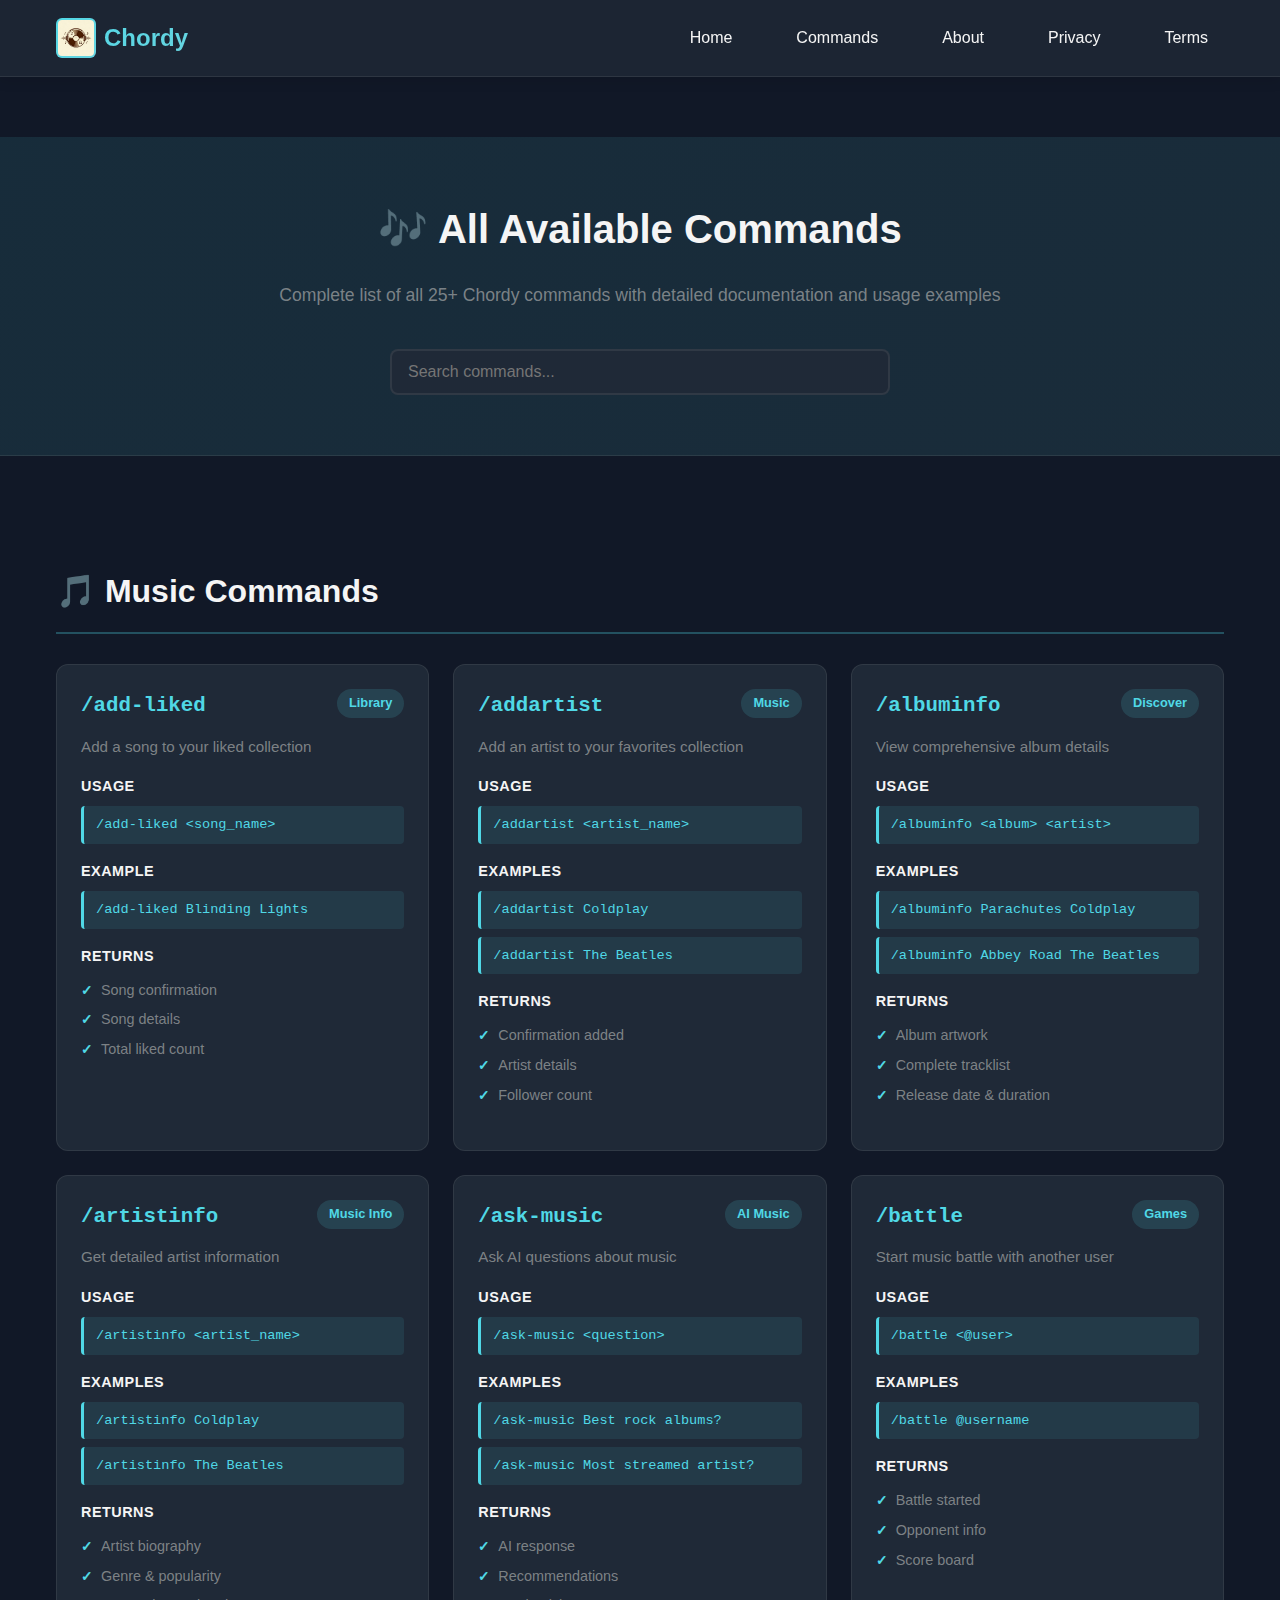
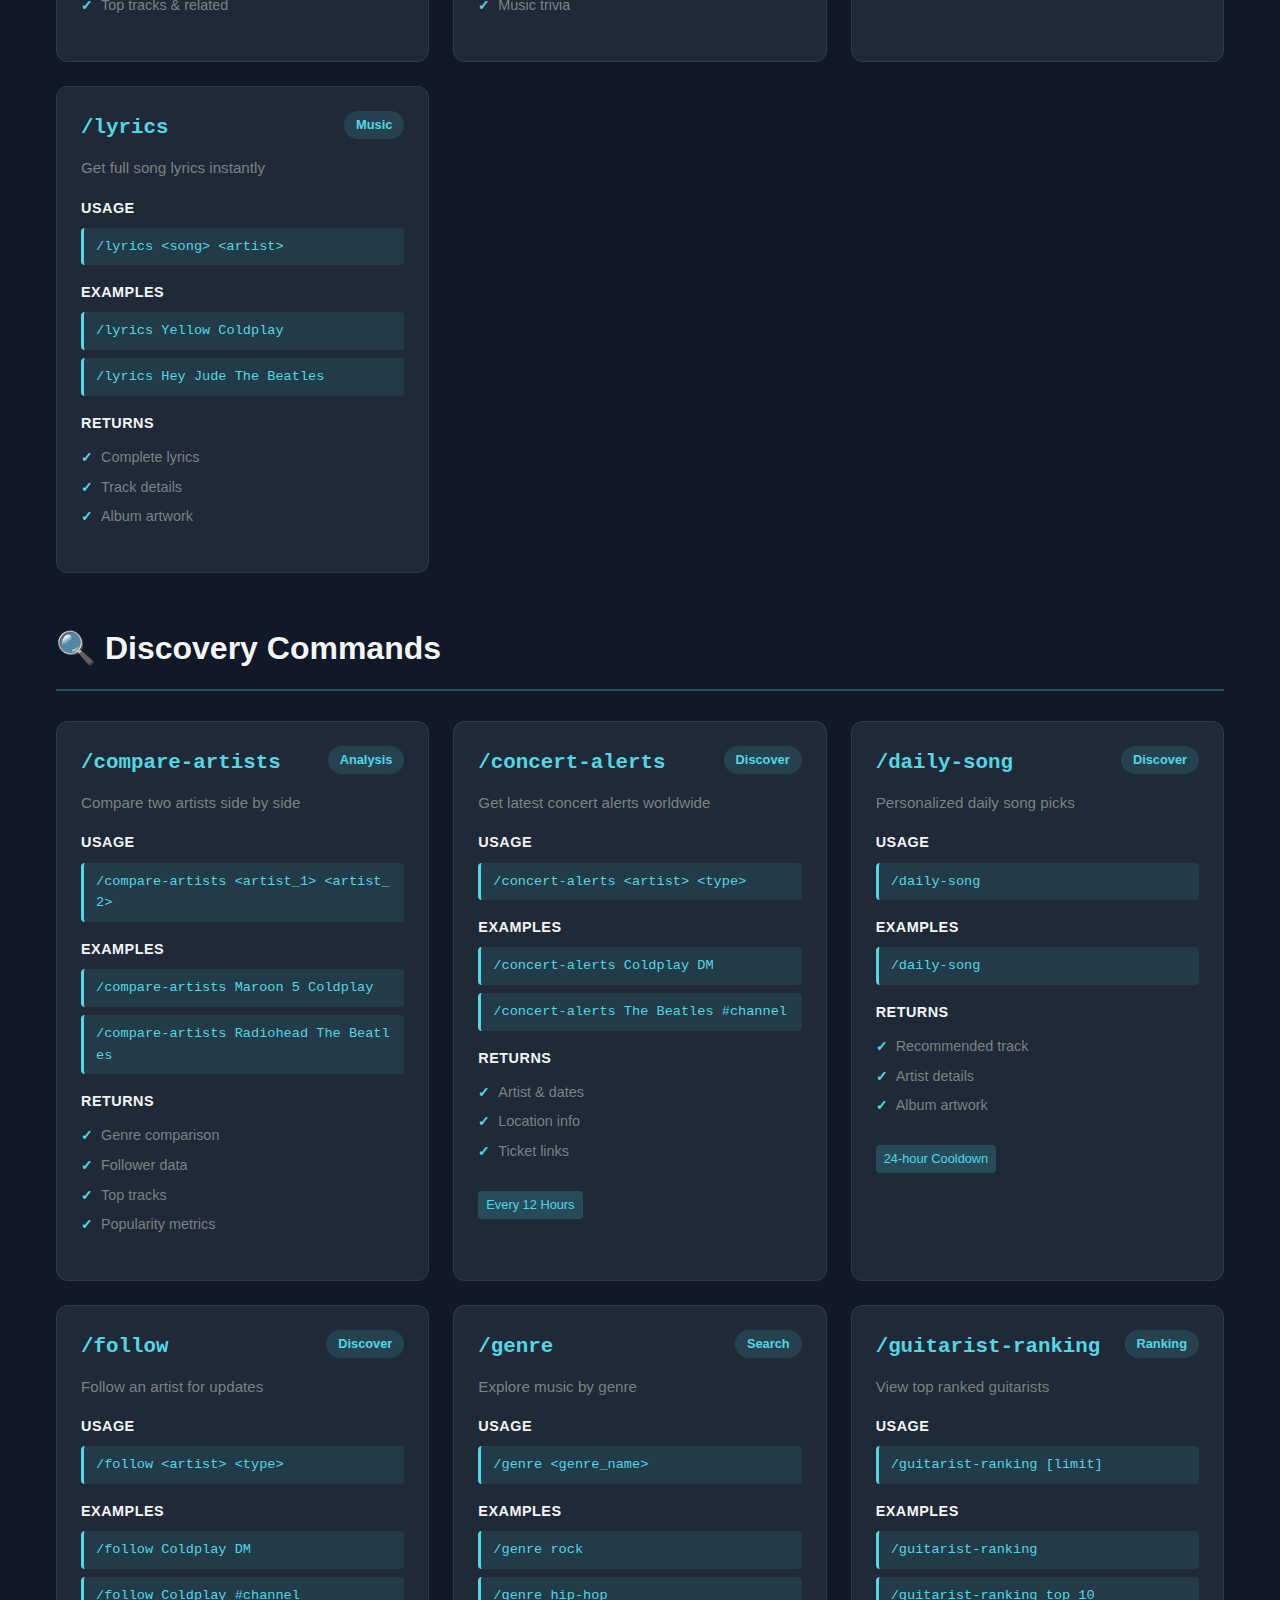
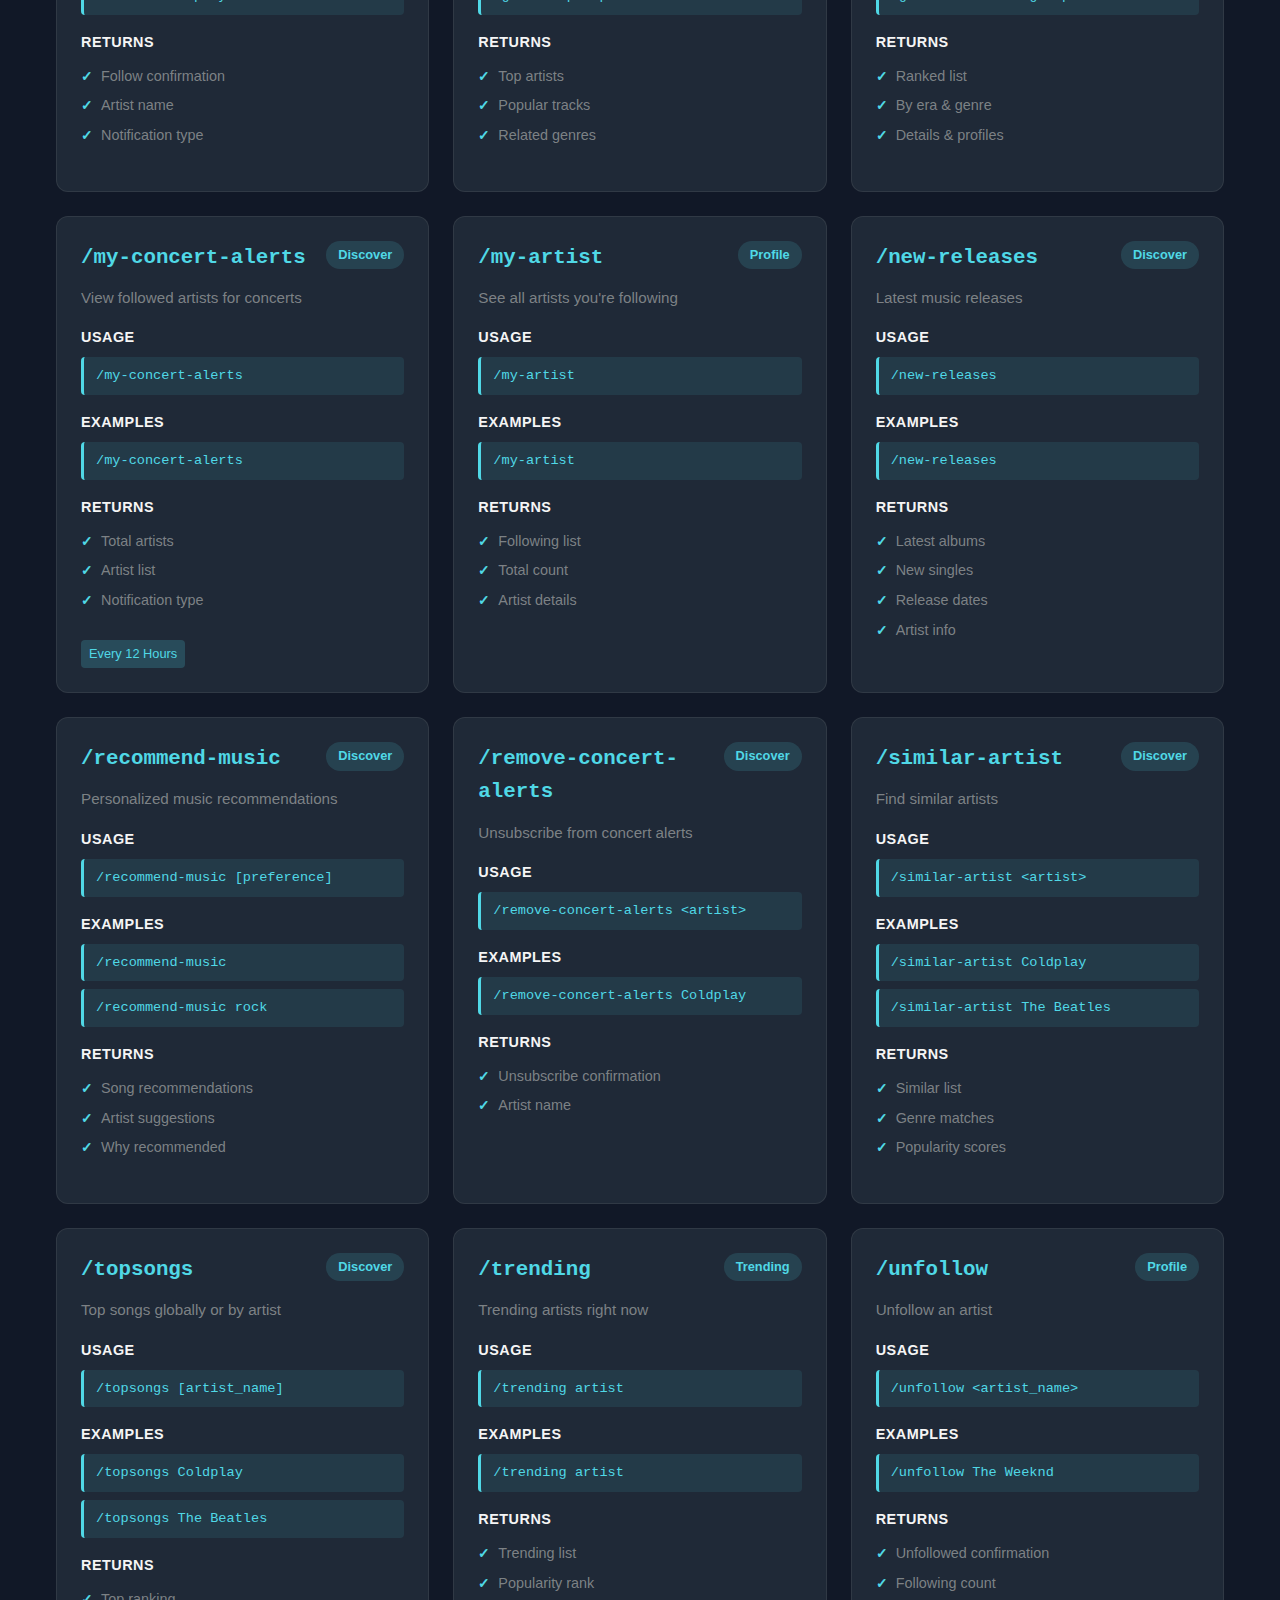
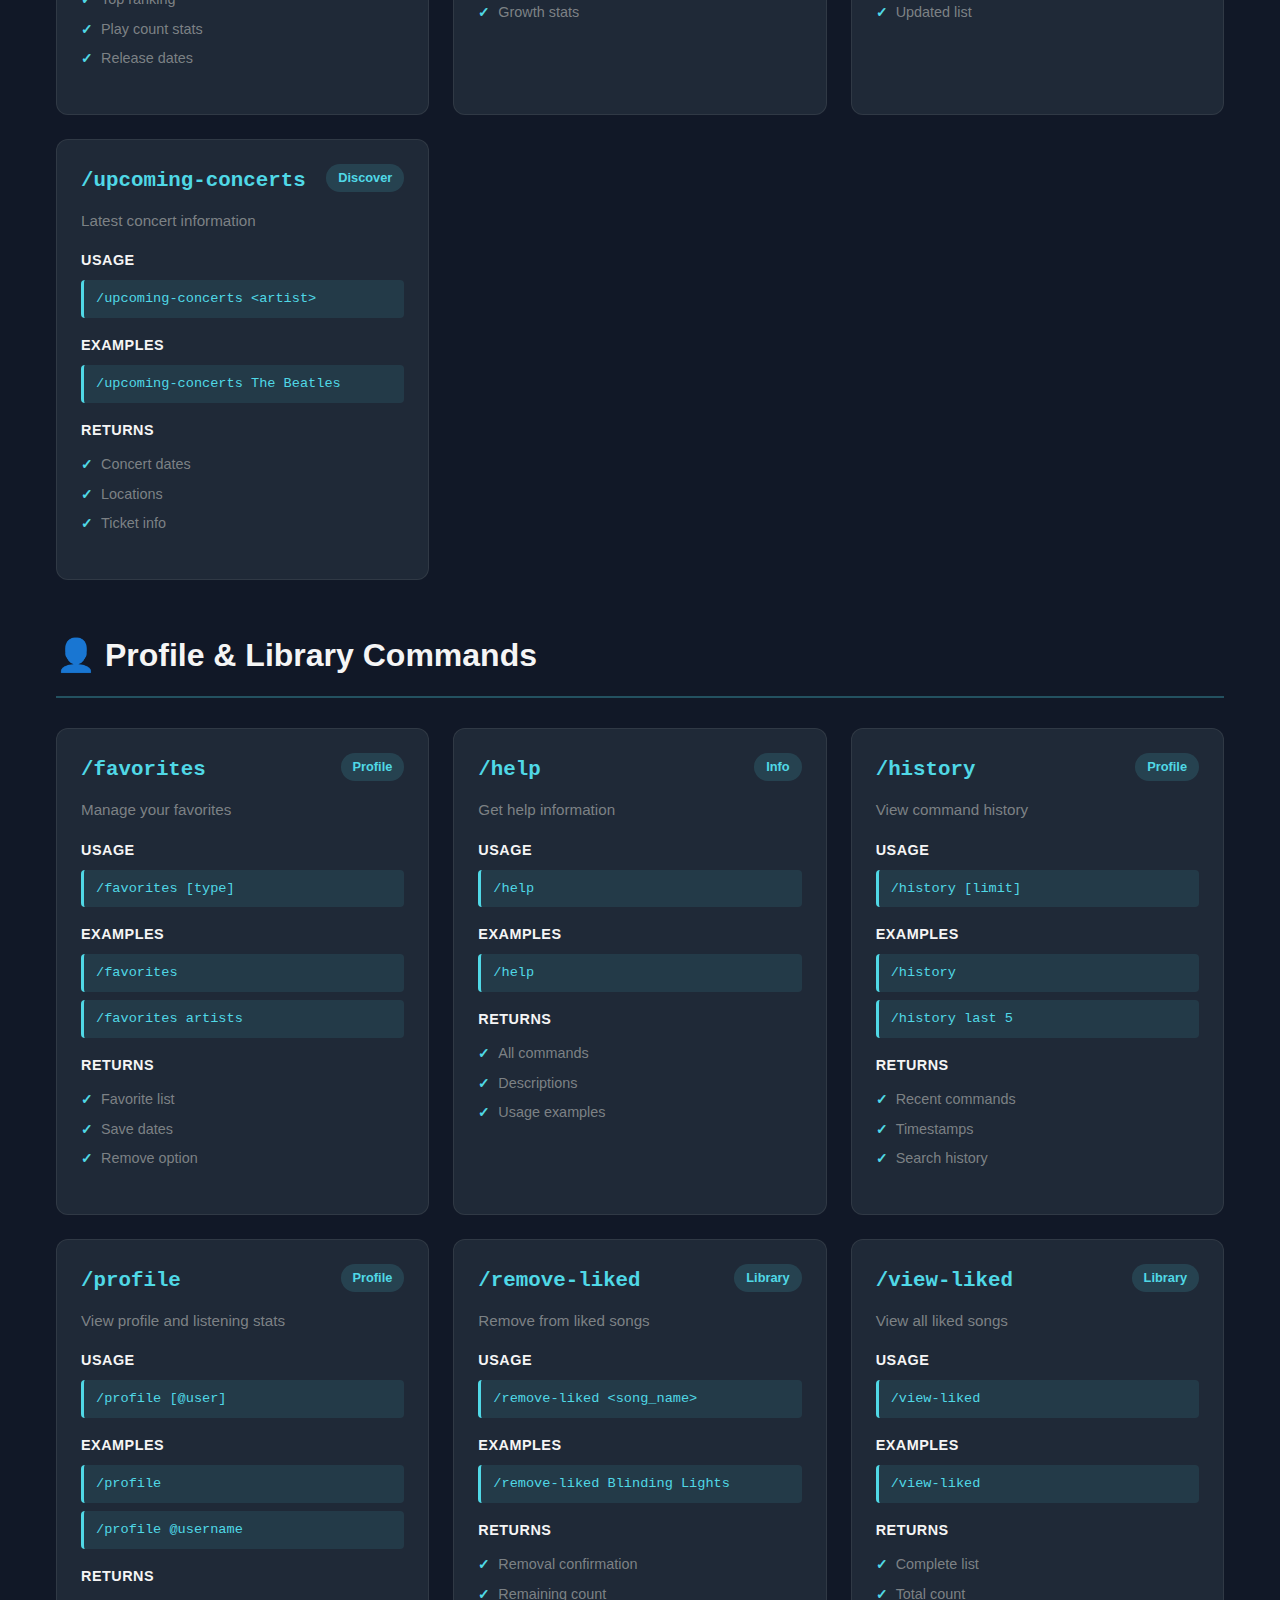
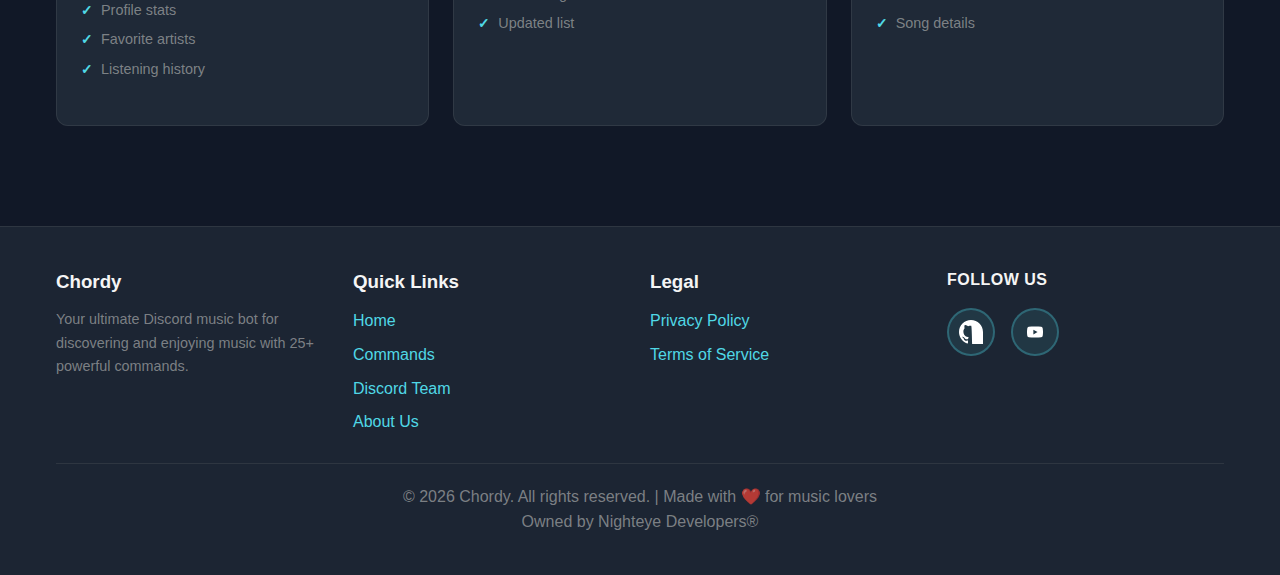
<file: commands.html>
<!DOCTYPE html>
<html lang="en">
<head>
    <meta charset="UTF-8">
    <meta name="viewport" content="width=device-width, initial-scale=1.0">
    <meta name="description" content="Chordy - Discord Music Bot - All available commands with detailed documentation">
    <meta name="keywords" content="Discord bot, music bot, commands documentation, Chordy">
    <meta property="og:title" content="Chordy - Commands">
    <meta property="og:description" content="Complete documentation of all Chordy commands">
    <meta name="theme-color" content="#50d8e6">
    <title>Chordy - All Commands</title>
    <link rel="icon" href="images/favicon.ico" type="image/x-icon">
    
    <style>
        * {
            margin: 0;
            padding: 0;
            box-sizing: border-box;
        }

        html {
            scroll-behavior: smooth;
            font-size: 16px;
        }

        body {
            font-family: "Inter", -apple-system, BlinkMacSystemFont, "Segoe UI", Roboto, sans-serif;
            background: #111827;
            color: #F5F5F5;
            line-height: 1.6;
            min-height: 100vh;
            display: flex;
            flex-direction: column;
        }

        /* HEADER & NAVIGATION */
        header {
            background: rgba(31, 41, 55, 0.8);
            backdrop-filter: blur(10px);
            border-bottom: 1px solid rgba(119, 124, 124, 0.2);
            position: sticky;
            top: 0;
            z-index: 100;
            box-shadow: 0 4px 12px rgba(0, 0, 0, 0.1);
        }

        nav {
            display: flex;
            justify-content: space-between;
            align-items: center;
            padding: 1rem;
            max-width: 1200px;
            margin: 0 auto;
            width: 100%;
        }

        .nav-logo {
            font-size: 1.5rem;
            font-weight: 800;
            background: linear-gradient(135deg, #50d8e6, #67d4e0);
            -webkit-background-clip: text;
            -webkit-text-fill-color: transparent;
            background-clip: text;
            cursor: pointer;
            display: flex;
            align-items: center;
            gap: 8px;
        }

        .nav-logo img {
            width: 40px;
            height: 40px;
            border-radius: 6px;
            background: linear-gradient(135deg, #50d8e6, #67d4e0);
            padding: 2px;
        }

        .menu-toggle {
            display: none;
            background: transparent;
            border: none;
            color: #F5F5F5;
            font-size: 1.5rem;
            cursor: pointer;
            padding: 0.5rem;
            min-height: 44px;
            min-width: 44px;
            transition: color 0.3s ease;
        }

        .menu-toggle:hover {
            color: #50d8e6;
        }

        .nav-links {
            display: flex;
            gap: 2rem;
            list-style: none;
            align-items: center;
        }

        .nav-links a {
            color: #F5F5F5;
            text-decoration: none;
            font-weight: 500;
            padding: 0.5rem 1rem;
            border-radius: 6px;
            transition: all 0.3s ease;
            display: flex;
            align-items: center;
            min-height: 44px;
            position: relative;
        }

        .nav-links a::after {
            content: '';
            position: absolute;
            bottom: 0;
            left: 1rem;
            right: 1rem;
            height: 2px;
            background: #50d8e6;
            transform: scaleX(0);
            transition: transform 0.3s ease;
            border-radius: 1px;
        }

        .nav-links a:hover {
            color: #50d8e6;
        }

        .nav-links a:hover::after {
            transform: scaleX(1);
        }

        /* MAIN CONTENT */
        main {
            flex: 1;
            min-height: calc(100vh - 200px);
        }

        .container {
            width: 100%;
            max-width: 1200px;
            margin: 0 auto;
            padding: 0 1rem;
        }

        /* HERO SECTION */
        .commands-hero {
            margin-top: 60px;
            padding: 60px 20px;
            background: linear-gradient(135deg, rgba(80, 216, 230, 0.1), rgba(103, 212, 224, 0.1));
            border-bottom: 1px solid rgba(119, 124, 124, 0.2);
        }

        .commands-hero h1 {
            font-size: 2.5rem;
            margin-bottom: 20px;
            text-align: center;
            color: #F5F5F5;
            font-weight: 800;
        }

        .commands-hero p {
            text-align: center;
            color: rgba(167, 169, 169, 0.7);
            font-size: 1.1rem;
            margin-bottom: 40px;
        }

        .search-container {
            position: relative;
            max-width: 500px;
            margin: 0 auto;
        }

        .command-search {
            width: 100%;
            padding: 12px 16px;
            background: #1f2937;
            border: 2px solid rgba(119, 124, 124, 0.2);
            border-radius: 8px;
            color: #F5F5F5;
            font-size: 16px;
            font-family: inherit;
            transition: all 0.3s ease;
        }

        .command-search:focus {
            outline: none;
            border-color: #50d8e6;
            box-shadow: 0 0 0 3px rgba(80, 216, 230, 0.2);
        }

        /* COMMANDS SECTION */
        .commands-section {
            padding: 60px 20px;
        }

        .category-title {
            font-size: 2rem;
            margin: 50px 0 30px;
            color: #F5F5F5;
            font-weight: 700;
            padding-bottom: 15px;
            border-bottom: 2px solid rgba(80, 216, 230, 0.3);
        }

        /* COMMANDS GRID */
        .commands-grid {
            display: grid;
            grid-template-columns: repeat(auto-fill, minmax(300px, 1fr));
            gap: 24px;
            margin-bottom: 40px;
        }

        .command-card {
            background: #1f2937;
            border: 1px solid rgba(119, 124, 124, 0.2);
            border-radius: 12px;
            padding: 24px;
            transition: all 0.3s ease;
            cursor: pointer;
        }

        .command-card:hover {
            border-color: #50d8e6;
            box-shadow: 0 8px 24px rgba(80, 216, 230, 0.15);
            transform: translateY(-4px);
        }

        .command-header {
            display: flex;
            justify-content: space-between;
            align-items: flex-start;
            margin-bottom: 12px;
            gap: 12px;
        }

        .command-header h3 {
            font-size: 1.3rem;
            color: #50d8e6;
            margin: 0;
            font-family: 'Courier New', monospace;
        }

        .command-badge {
            background: rgba(80, 216, 230, 0.15);
            color: #50d8e6;
            padding: 4px 12px;
            border-radius: 20px;
            font-size: 0.8rem;
            font-weight: 600;
            white-space: nowrap;
        }

        .command-description {
            color: rgba(167, 169, 169, 0.7);
            margin: 12px 0;
            font-size: 0.95rem;
        }

        .command-details {
            margin-top: 16px;
        }

        .detail-group {
            margin-bottom: 16px;
        }

        .detail-group h4 {
            font-size: 0.9rem;
            font-weight: 700;
            color: #F5F5F5;
            margin: 0 0 8px 0;
            text-transform: uppercase;
            letter-spacing: 0.5px;
        }

        .code-block {
            background: rgba(80, 216, 230, 0.1);
            color: #50d8e6;
            padding: 8px 12px;
            border-radius: 4px;
            font-family: 'Courier New', monospace;
            font-size: 0.85rem;
            display: block;
            margin-bottom: 8px;
            word-break: break-all;
            border-left: 3px solid #50d8e6;
        }

        .info-list {
            list-style: none;
            padding: 0;
            margin: 0;
        }

        .info-list li {
            padding: 4px 0 4px 20px;
            position: relative;
            color: rgba(167, 169, 169, 0.7);
            font-size: 0.9rem;
            line-height: 1.5;
        }

        .info-list li::before {
            content: "✓";
            position: absolute;
            left: 0;
            color: #50d8e6;
            font-weight: bold;
        }

        .cooldown-badge {
            display: inline-block;
            background: rgba(80, 216, 230, 0.2);
            color: #50d8e6;
            padding: 4px 8px;
            border-radius: 4px;
            font-size: 0.8rem;
            margin-top: 8px;
        }

        /* FOOTER */
        footer {
            background: rgba(31, 41, 55, 0.8);
            border-top: 1px solid rgba(119, 124, 124, 0.2);
            padding: 40px 20px;
            margin-top: auto;
        }

        .footer-content {
            display: grid;
            grid-template-columns: repeat(auto-fit, minmax(200px, 1fr));
            gap: 20px;
            max-width: 1200px;
            margin: 0 auto 20px;
        }

        .footer-section h3 {
            margin-bottom: 12px;
            color: #F5F5F5;
        }

        .footer-section a {
            display: block;
            margin-bottom: 8px;
            color: #50d8e6;
            text-decoration: none;
            transition: color 0.3s ease;
        }

        .footer-section a:hover {
            color: #67d4e0;
        }

        .footer-section p {
            color: rgba(167, 169, 169, 0.7);
            font-size: 0.9rem;
        }

        .footer-bottom {
            text-align: center;
            padding-top: 20px;
            border-top: 1px solid rgba(119, 124, 124, 0.2);
            color: rgba(167, 169, 169, 0.7);
        }

        /* RESPONSIVE DESIGN */
        @media (max-width: 768px) {
            .commands-grid {
                grid-template-columns: 1fr;
            }

            .nav-links {
                position: absolute;
                top: 100%;
                left: 0;
                right: 0;
                background: rgba(17, 24, 39, 0.98);
                flex-direction: column;
                gap: 0;
                padding: 0;
                max-height: 0;
                overflow: hidden;
                transition: max-height 0.3s ease;
                border-bottom: 1px solid rgba(119, 124, 124, 0.2);
            }

            .nav-links.active {
                max-height: 400px;
                padding: 1rem 0;
            }

            .nav-links a {
                width: 100%;
                padding: 1rem;
                border-radius: 0;
            }

            .menu-toggle {
                display: flex;
                align-items: center;
                justify-content: center;
            }

            .commands-hero h1 {
                font-size: 1.8rem;
            }

            .category-title {
                font-size: 1.5rem;
            }
        }

        @media (max-width: 480px) {
            nav {
                padding: 0.75rem;
            }

            .nav-logo {
                font-size: 1.2rem;
            }

            .commands-hero {
                padding: 40px 15px;
            }

            .commands-hero h1 {
                font-size: 1.5rem;
            }

            .command-card {
                padding: 16px;
            }
        }
        /* FOOTER SOCIAL LINKS SECTION */
.footer-section h4 {
    font-size: 1rem;
    font-weight: 700;
    margin-bottom: 16px;
    color: #F5F5F5;
    text-transform: uppercase;
    letter-spacing: 0.5px;
}

.social-links {
    display: flex;
    gap: 16px;
    align-items: center;
    flex-wrap: wrap;
}

.social-links a {
    display: inline-flex;
    align-items: center;
    justify-content: center;
    width: 48px;
    height: 48px;
    background: rgba(80, 216, 230, 0.1);
    border: 2px solid rgba(80, 216, 230, 0.3);
    border-radius: 50%;
    color: #50d8e6;
    transition: all 0.3s cubic-bezier(0.23, 1, 0.320, 1);
    position: relative;
    overflow: hidden;
}

.social-links a::before {
    content: '';
    position: absolute;
    inset: 0;
    background: linear-gradient(135deg, rgba(80, 216, 230, 0.3), rgba(103, 212, 224, 0.3));
    opacity: 0;
    transition: opacity 0.3s ease;
    z-index: -1;
}

.social-links a:hover {
    border-color: #50d8e6;
    background: rgba(80, 216, 230, 0.2);
    transform: translateY(-4px) scale(1.1);
    box-shadow: 0 12px 24px rgba(80, 216, 230, 0.25);
}

.social-links a:hover::before {
    opacity: 1;
}

.social-links svg {
    width: 24px;
    height: 24px;
    fill: currentColor;
    transition: transform 0.3s ease;
}

.social-links a:hover svg {
    transform: scale(1.1) rotate(5deg);
}

.social-links a:focus {
    outline: 2px solid #50d8e6;
    outline-offset: 2px;
}

/* RESPONSIVE */
@media (max-width: 768px) {
    .social-links {
        gap: 12px;
        justify-content: flex-start;
    }

    .social-links a {
        width: 44px;
        height: 44px;
    }

    .social-links svg {
        width: 20px;
        height: 20px;
    }

    .footer-section h4 {
        font-size: 0.95rem;
    }
}

@media (max-width: 480px) {
    .social-links {
        gap: 10px;
    }

    .social-links a {
        width: 40px;
        height: 40px;
    }

    .social-links svg {
        width: 18px;
        height: 18px;
    }
}

    </style>
</head>
<body>
    <!-- HEADER -->
    <header role="banner">
        <nav role="navigation" aria-label="Main">
            <div class="nav-logo">
                <img src="images/bot-logo.png" alt="Chordy Logo">
                Chordy
            </div>
            <button class="menu-toggle" aria-label="Toggle navigation menu">☰</button>
            <ul class="nav-links">
                <li><a href="index.html">Home</a></li>
                <li><a href="commands.html">Commands</a></li>
                <li><a href="about.html">About</a></li>
                <li><a href="privacy.html">Privacy</a></li>
                <li><a href="terms.html">Terms</a></li>
            </ul>
        </nav>
    </header>

    <!-- MAIN CONTENT -->
    <main id="main-content" role="main">
        <!-- HERO SECTION -->
        <section class="commands-hero" aria-label="Commands page header">
            <div class="container">
                <h1>🎶 All Available Commands</h1>
                <p>Complete list of all 25+ Chordy commands with detailed documentation and usage examples</p>
                <div class="search-container">
                    <input type="text" class="command-search" placeholder="Search commands..." aria-label="Search commands by name">
                </div>
            </div>
        </section>

        <!-- COMMANDS SECTION -->
        <section class="commands-section" aria-label="All commands">
            <div class="container">
                <!-- MUSIC COMMANDS -->
                <h2 class="category-title">🎵 Music Commands</h2>
                <div class="commands-grid">
                    <div class="command-card">
                        <div class="command-header">
                            <h3>/add-liked</h3>
                            <span class="command-badge">Library</span>
                        </div>
                        <p class="command-description">Add a song to your liked collection</p>
                        <div class="command-details">
                            <div class="detail-group">
                                <h4>Usage</h4>
                                <code class="code-block">/add-liked &lt;song_name&gt;</code>
                            </div>
                            <div class="detail-group">
                                <h4>Example</h4>
                                <code class="code-block">/add-liked Blinding Lights</code>
                            </div>
                            <div class="detail-group">
                                <h4>Returns</h4>
                                <ul class="info-list">
                                    <li>Song confirmation</li>
                                    <li>Song details</li>
                                    <li>Total liked count</li>
                                </ul>
                            </div>
                        </div>
                    </div>

                    <div class="command-card">
                        <div class="command-header">
                            <h3>/addartist</h3>
                            <span class="command-badge">Music</span>
                        </div>
                        <p class="command-description">Add an artist to your favorites collection</p>
                        <div class="command-details">
                            <div class="detail-group">
                                <h4>Usage</h4>
                                <code class="code-block">/addartist &lt;artist_name&gt;</code>
                            </div>
                            <div class="detail-group">
                                <h4>Examples</h4>
                                <code class="code-block">/addartist Coldplay</code>
                                <code class="code-block">/addartist The Beatles</code>
                            </div>
                            <div class="detail-group">
                                <h4>Returns</h4>
                                <ul class="info-list">
                                    <li>Confirmation added</li>
                                    <li>Artist details</li>
                                    <li>Follower count</li>
                                </ul>
                            </div>
                        </div>
                    </div>

                    <div class="command-card">
                        <div class="command-header">
                            <h3>/albuminfo</h3>
                            <span class="command-badge">Discover</span>
                        </div>
                        <p class="command-description">View comprehensive album details</p>
                        <div class="command-details">
                            <div class="detail-group">
                                <h4>Usage</h4>
                                <code class="code-block">/albuminfo &lt;album&gt; &lt;artist&gt;</code>
                            </div>
                            <div class="detail-group">
                                <h4>Examples</h4>
                                <code class="code-block">/albuminfo Parachutes Coldplay</code>
                                <code class="code-block">/albuminfo Abbey Road The Beatles</code>
                            </div>
                            <div class="detail-group">
                                <h4>Returns</h4>
                                <ul class="info-list">
                                    <li>Album artwork</li>
                                    <li>Complete tracklist</li>
                                    <li>Release date & duration</li>
                                </ul>
                            </div>
                        </div>
                    </div>

                    <div class="command-card">
                        <div class="command-header">
                            <h3>/artistinfo</h3>
                            <span class="command-badge">Music Info</span>
                        </div>
                        <p class="command-description">Get detailed artist information</p>
                        <div class="command-details">
                            <div class="detail-group">
                                <h4>Usage</h4>
                                <code class="code-block">/artistinfo &lt;artist_name&gt;</code>
                            </div>
                            <div class="detail-group">
                                <h4>Examples</h4>
                                <code class="code-block">/artistinfo Coldplay</code>
                                <code class="code-block">/artistinfo The Beatles</code>
                            </div>
                            <div class="detail-group">
                                <h4>Returns</h4>
                                <ul class="info-list">
                                    <li>Artist biography</li>
                                    <li>Genre & popularity</li>
                                    <li>Top tracks & related</li>
                                </ul>
                            </div>
                        </div>
                    </div>

                    <div class="command-card">
                        <div class="command-header">
                            <h3>/ask-music</h3>
                            <span class="command-badge">AI Music</span>
                        </div>
                        <p class="command-description">Ask AI questions about music</p>
                        <div class="command-details">
                            <div class="detail-group">
                                <h4>Usage</h4>
                                <code class="code-block">/ask-music &lt;question&gt;</code>
                            </div>
                            <div class="detail-group">
                                <h4>Examples</h4>
                                <code class="code-block">/ask-music Best rock albums?</code>
                                <code class="code-block">/ask-music Most streamed artist?</code>
                            </div>
                            <div class="detail-group">
                                <h4>Returns</h4>
                                <ul class="info-list">
                                    <li>AI response</li>
                                    <li>Recommendations</li>
                                    <li>Music trivia</li>
                                </ul>
                            </div>
                        </div>
                    </div>

                    <div class="command-card">
                        <div class="command-header">
                            <h3>/battle</h3>
                            <span class="command-badge">Games</span>
                        </div>
                        <p class="command-description">Start music battle with another user</p>
                        <div class="command-details">
                            <div class="detail-group">
                                <h4>Usage</h4>
                                <code class="code-block">/battle &lt;@user&gt;</code>
                            </div>
                            <div class="detail-group">
                                <h4>Examples</h4>
                                <code class="code-block">/battle @username</code>
                            </div>
                            <div class="detail-group">
                                <h4>Returns</h4>
                                <ul class="info-list">
                                    <li>Battle started</li>
                                    <li>Opponent info</li>
                                    <li>Score board</li>
                                </ul>
                            </div>
                        </div>
                    </div>

                    <div class="command-card">
                        <div class="command-header">
                            <h3>/lyrics</h3>
                            <span class="command-badge">Music</span>
                        </div>
                        <p class="command-description">Get full song lyrics instantly</p>
                        <div class="command-details">
                            <div class="detail-group">
                                <h4>Usage</h4>
                                <code class="code-block">/lyrics &lt;song&gt; &lt;artist&gt;</code>
                            </div>
                            <div class="detail-group">
                                <h4>Examples</h4>
                                <code class="code-block">/lyrics Yellow Coldplay</code>
                                <code class="code-block">/lyrics Hey Jude The Beatles</code>
                            </div>
                            <div class="detail-group">
                                <h4>Returns</h4>
                                <ul class="info-list">
                                    <li>Complete lyrics</li>
                                    <li>Track details</li>
                                    <li>Album artwork</li>
                                </ul>
                            </div>
                        </div>
                    </div>
                </div>

                <!-- DISCOVERY COMMANDS -->
                <h2 class="category-title">🔍 Discovery Commands</h2>
                <div class="commands-grid">
                    <div class="command-card">
                        <div class="command-header">
                            <h3>/compare-artists</h3>
                            <span class="command-badge">Analysis</span>
                        </div>
                        <p class="command-description">Compare two artists side by side</p>
                        <div class="command-details">
                            <div class="detail-group">
                                <h4>Usage</h4>
                                <code class="code-block">/compare-artists &lt;artist_1&gt; &lt;artist_2&gt;</code>
                            </div>
                            <div class="detail-group">
                                <h4>Examples</h4>
                                <code class="code-block">/compare-artists Maroon 5 Coldplay</code>
                                <code class="code-block">/compare-artists Radiohead The Beatles</code>
                            </div>
                            <div class="detail-group">
                                <h4>Returns</h4>
                                <ul class="info-list">
                                    <li>Genre comparison</li>
                                    <li>Follower data</li>
                                    <li>Top tracks</li>
                                    <li>Popularity metrics</li>
                                </ul>
                            </div>
                        </div>
                    </div>

                    <div class="command-card">
                        <div class="command-header">
                            <h3>/concert-alerts</h3>
                            <span class="command-badge">Discover</span>
                        </div>
                        <p class="command-description">Get latest concert alerts worldwide</p>
                        <div class="command-details">
                            <div class="detail-group">
                                <h4>Usage</h4>
                                <code class="code-block">/concert-alerts &lt;artist&gt; &lt;type&gt;</code>
                            </div>
                            <div class="detail-group">
                                <h4>Examples</h4>
                                <code class="code-block">/concert-alerts Coldplay DM</code>
                                <code class="code-block">/concert-alerts The Beatles #channel</code>
                            </div>
                            <div class="detail-group">
                                <h4>Returns</h4>
                                <ul class="info-list">
                                    <li>Artist & dates</li>
                                    <li>Location info</li>
                                    <li>Ticket links</li>
                                </ul>
                            </div>
                            <div class="cooldown-badge">Every 12 Hours</div>
                        </div>
                    </div>

                    <div class="command-card">
                        <div class="command-header">
                            <h3>/daily-song</h3>
                            <span class="command-badge">Discover</span>
                        </div>
                        <p class="command-description">Personalized daily song picks</p>
                        <div class="command-details">
                            <div class="detail-group">
                                <h4>Usage</h4>
                                <code class="code-block">/daily-song</code>
                            </div>
                            <div class="detail-group">
                                <h4>Examples</h4>
                                <code class="code-block">/daily-song</code>
                            </div>
                            <div class="detail-group">
                                <h4>Returns</h4>
                                <ul class="info-list">
                                    <li>Recommended track</li>
                                    <li>Artist details</li>
                                    <li>Album artwork</li>
                                </ul>
                            </div>
                            <div class="cooldown-badge">24-hour Cooldown</div>
                        </div>
                    </div>

                    <div class="command-card">
                        <div class="command-header">
                            <h3>/follow</h3>
                            <span class="command-badge">Discover</span>
                        </div>
                        <p class="command-description">Follow an artist for updates</p>
                        <div class="command-details">
                            <div class="detail-group">
                                <h4>Usage</h4>
                                <code class="code-block">/follow &lt;artist&gt; &lt;type&gt;</code>
                            </div>
                            <div class="detail-group">
                                <h4>Examples</h4>
                                <code class="code-block">/follow Coldplay DM</code>
                                <code class="code-block">/follow Coldplay #channel</code>
                            </div>
                            <div class="detail-group">
                                <h4>Returns</h4>
                                <ul class="info-list">
                                    <li>Follow confirmation</li>
                                    <li>Artist name</li>
                                    <li>Notification type</li>
                                </ul>
                            </div>
                        </div>
                    </div>

                    <div class="command-card">
                        <div class="command-header">
                            <h3>/genre</h3>
                            <span class="command-badge">Search</span>
                        </div>
                        <p class="command-description">Explore music by genre</p>
                        <div class="command-details">
                            <div class="detail-group">
                                <h4>Usage</h4>
                                <code class="code-block">/genre &lt;genre_name&gt;</code>
                            </div>
                            <div class="detail-group">
                                <h4>Examples</h4>
                                <code class="code-block">/genre rock</code>
                                <code class="code-block">/genre hip-hop</code>
                            </div>
                            <div class="detail-group">
                                <h4>Returns</h4>
                                <ul class="info-list">
                                    <li>Top artists</li>
                                    <li>Popular tracks</li>
                                    <li>Related genres</li>
                                </ul>
                            </div>
                        </div>
                    </div>

                    <div class="command-card">
                        <div class="command-header">
                            <h3>/guitarist-ranking</h3>
                            <span class="command-badge">Ranking</span>
                        </div>
                        <p class="command-description">View top ranked guitarists</p>
                        <div class="command-details">
                            <div class="detail-group">
                                <h4>Usage</h4>
                                <code class="code-block">/guitarist-ranking [limit]</code>
                            </div>
                            <div class="detail-group">
                                <h4>Examples</h4>
                                <code class="code-block">/guitarist-ranking</code>
                                <code class="code-block">/guitarist-ranking top 10</code>
                            </div>
                            <div class="detail-group">
                                <h4>Returns</h4>
                                <ul class="info-list">
                                    <li>Ranked list</li>
                                    <li>By era & genre</li>
                                    <li>Details & profiles</li>
                                </ul>
                            </div>
                        </div>
                    </div>

                    <div class="command-card">
                        <div class="command-header">
                            <h3>/my-concert-alerts</h3>
                            <span class="command-badge">Discover</span>
                        </div>
                        <p class="command-description">View followed artists for concerts</p>
                        <div class="command-details">
                            <div class="detail-group">
                                <h4>Usage</h4>
                                <code class="code-block">/my-concert-alerts</code>
                            </div>
                            <div class="detail-group">
                                <h4>Examples</h4>
                                <code class="code-block">/my-concert-alerts</code>
                            </div>
                            <div class="detail-group">
                                <h4>Returns</h4>
                                <ul class="info-list">
                                    <li>Total artists</li>
                                    <li>Artist list</li>
                                    <li>Notification type</li>
                                </ul>
                            </div>
                            <div class="cooldown-badge">Every 12 Hours</div>
                        </div>
                    </div>

                    <div class="command-card">
                        <div class="command-header">
                            <h3>/my-artist</h3>
                            <span class="command-badge">Profile</span>
                        </div>
                        <p class="command-description">See all artists you're following</p>
                        <div class="command-details">
                            <div class="detail-group">
                                <h4>Usage</h4>
                                <code class="code-block">/my-artist</code>
                            </div>
                            <div class="detail-group">
                                <h4>Examples</h4>
                                <code class="code-block">/my-artist</code>
                            </div>
                            <div class="detail-group">
                                <h4>Returns</h4>
                                <ul class="info-list">
                                    <li>Following list</li>
                                    <li>Total count</li>
                                    <li>Artist details</li>
                                </ul>
                            </div>
                        </div>
                    </div>

                    <div class="command-card">
                        <div class="command-header">
                            <h3>/new-releases</h3>
                            <span class="command-badge">Discover</span>
                        </div>
                        <p class="command-description">Latest music releases</p>
                        <div class="command-details">
                            <div class="detail-group">
                                <h4>Usage</h4>
                                <code class="code-block">/new-releases</code>
                            </div>
                            <div class="detail-group">
                                <h4>Examples</h4>
                                <code class="code-block">/new-releases</code>
                            </div>
                            <div class="detail-group">
                                <h4>Returns</h4>
                                <ul class="info-list">
                                    <li>Latest albums</li>
                                    <li>New singles</li>
                                    <li>Release dates</li>
                                    <li>Artist info</li>
                                </ul>
                            </div>
                        </div>
                    </div>

                    <div class="command-card">
                        <div class="command-header">
                            <h3>/recommend-music</h3>
                            <span class="command-badge">Discover</span>
                        </div>
                        <p class="command-description">Personalized music recommendations</p>
                        <div class="command-details">
                            <div class="detail-group">
                                <h4>Usage</h4>
                                <code class="code-block">/recommend-music [preference]</code>
                            </div>
                            <div class="detail-group">
                                <h4>Examples</h4>
                                <code class="code-block">/recommend-music</code>
                                <code class="code-block">/recommend-music rock</code>
                            </div>
                            <div class="detail-group">
                                <h4>Returns</h4>
                                <ul class="info-list">
                                    <li>Song recommendations</li>
                                    <li>Artist suggestions</li>
                                    <li>Why recommended</li>
                                </ul>
                            </div>
                        </div>
                    </div>

                    <div class="command-card">
                        <div class="command-header">
                            <h3>/remove-concert-alerts</h3>
                            <span class="command-badge">Discover</span>
                        </div>
                        <p class="command-description">Unsubscribe from concert alerts</p>
                        <div class="command-details">
                            <div class="detail-group">
                                <h4>Usage</h4>
                                <code class="code-block">/remove-concert-alerts &lt;artist&gt;</code>
                            </div>
                            <div class="detail-group">
                                <h4>Examples</h4>
                                <code class="code-block">/remove-concert-alerts Coldplay</code>
                            </div>
                            <div class="detail-group">
                                <h4>Returns</h4>
                                <ul class="info-list">
                                    <li>Unsubscribe confirmation</li>
                                    <li>Artist name</li>
                                </ul>
                            </div>
                        </div>
                    </div>

                    <div class="command-card">
                        <div class="command-header">
                            <h3>/similar-artist</h3>
                            <span class="command-badge">Discover</span>
                        </div>
                        <p class="command-description">Find similar artists</p>
                        <div class="command-details">
                            <div class="detail-group">
                                <h4>Usage</h4>
                                <code class="code-block">/similar-artist &lt;artist&gt;</code>
                            </div>
                            <div class="detail-group">
                                <h4>Examples</h4>
                                <code class="code-block">/similar-artist Coldplay</code>
                                <code class="code-block">/similar-artist The Beatles</code>
                            </div>
                            <div class="detail-group">
                                <h4>Returns</h4>
                                <ul class="info-list">
                                    <li>Similar list</li>
                                    <li>Genre matches</li>
                                    <li>Popularity scores</li>
                                </ul>
                            </div>
                        </div>
                    </div>

                    <div class="command-card">
                        <div class="command-header">
                            <h3>/topsongs</h3>
                            <span class="command-badge">Discover</span>
                        </div>
                        <p class="command-description">Top songs globally or by artist</p>
                        <div class="command-details">
                            <div class="detail-group">
                                <h4>Usage</h4>
                                <code class="code-block">/topsongs [artist_name]</code>
                            </div>
                            <div class="detail-group">
                                <h4>Examples</h4>
                                <code class="code-block">/topsongs Coldplay</code>
                                <code class="code-block">/topsongs The Beatles</code>
                            </div>
                            <div class="detail-group">
                                <h4>Returns</h4>
                                <ul class="info-list">
                                    <li>Top ranking</li>
                                    <li>Play count stats</li>
                                    <li>Release dates</li>
                                </ul>
                            </div>
                        </div>
                    </div>

                    <div class="command-card">
                        <div class="command-header">
                            <h3>/trending</h3>
                            <span class="command-badge">Trending</span>
                        </div>
                        <p class="command-description">Trending artists right now</p>
                        <div class="command-details">
                            <div class="detail-group">
                                <h4>Usage</h4>
                                <code class="code-block">/trending artist</code>
                            </div>
                            <div class="detail-group">
                                <h4>Examples</h4>
                                <code class="code-block">/trending artist</code>
                            </div>
                            <div class="detail-group">
                                <h4>Returns</h4>
                                <ul class="info-list">
                                    <li>Trending list</li>
                                    <li>Popularity rank</li>
                                    <li>Growth stats</li>
                                </ul>
                            </div>
                        </div>
                    </div>

                    <div class="command-card">
                        <div class="command-header">
                            <h3>/unfollow</h3>
                            <span class="command-badge">Profile</span>
                        </div>
                        <p class="command-description">Unfollow an artist</p>
                        <div class="command-details">
                            <div class="detail-group">
                                <h4>Usage</h4>
                                <code class="code-block">/unfollow &lt;artist_name&gt;</code>
                            </div>
                            <div class="detail-group">
                                <h4>Examples</h4>
                                <code class="code-block">/unfollow The Weeknd</code>
                            </div>
                            <div class="detail-group">
                                <h4>Returns</h4>
                                <ul class="info-list">
                                    <li>Unfollowed confirmation</li>
                                    <li>Following count</li>
                                    <li>Updated list</li>
                                </ul>
                            </div>
                        </div>
                    </div>

                    <div class="command-card">
                        <div class="command-header">
                            <h3>/upcoming-concerts</h3>
                            <span class="command-badge">Discover</span>
                        </div>
                        <p class="command-description">Latest concert information</p>
                        <div class="command-details">
                            <div class="detail-group">
                                <h4>Usage</h4>
                                <code class="code-block">/upcoming-concerts &lt;artist&gt;</code>
                            </div>
                            <div class="detail-group">
                                <h4>Examples</h4>
                                <code class="code-block">/upcoming-concerts The Beatles</code>
                            </div>
                            <div class="detail-group">
                                <h4>Returns</h4>
                                <ul class="info-list">
                                    <li>Concert dates</li>
                                    <li>Locations</li>
                                    <li>Ticket info</li>
                                </ul>
                            </div>
                        </div>
                    </div>
                </div>

                <!-- PROFILE COMMANDS -->
                <h2 class="category-title">👤 Profile & Library Commands</h2>
                <div class="commands-grid">
                    <div class="command-card">
                        <div class="command-header">
                            <h3>/favorites</h3>
                            <span class="command-badge">Profile</span>
                        </div>
                        <p class="command-description">Manage your favorites</p>
                        <div class="command-details">
                            <div class="detail-group">
                                <h4>Usage</h4>
                                <code class="code-block">/favorites [type]</code>
                            </div>
                            <div class="detail-group">
                                <h4>Examples</h4>
                                <code class="code-block">/favorites</code>
                                <code class="code-block">/favorites artists</code>
                            </div>
                            <div class="detail-group">
                                <h4>Returns</h4>
                                <ul class="info-list">
                                    <li>Favorite list</li>
                                    <li>Save dates</li>
                                    <li>Remove option</li>
                                </ul>
                            </div>
                        </div>
                    </div>

                    <div class="command-card">
                        <div class="command-header">
                            <h3>/help</h3>
                            <span class="command-badge">Info</span>
                        </div>
                        <p class="command-description">Get help information</p>
                        <div class="command-details">
                            <div class="detail-group">
                                <h4>Usage</h4>
                                <code class="code-block">/help</code>
                            </div>
                            <div class="detail-group">
                                <h4>Examples</h4>
                                <code class="code-block">/help</code>
                            </div>
                            <div class="detail-group">
                                <h4>Returns</h4>
                                <ul class="info-list">
                                    <li>All commands</li>
                                    <li>Descriptions</li>
                                    <li>Usage examples</li>
                                </ul>
                            </div>
                        </div>
                    </div>

                    <div class="command-card">
                        <div class="command-header">
                            <h3>/history</h3>
                            <span class="command-badge">Profile</span>
                        </div>
                        <p class="command-description">View command history</p>
                        <div class="command-details">
                            <div class="detail-group">
                                <h4>Usage</h4>
                                <code class="code-block">/history [limit]</code>
                            </div>
                            <div class="detail-group">
                                <h4>Examples</h4>
                                <code class="code-block">/history</code>
                                <code class="code-block">/history last 5</code>
                            </div>
                            <div class="detail-group">
                                <h4>Returns</h4>
                                <ul class="info-list">
                                    <li>Recent commands</li>
                                    <li>Timestamps</li>
                                    <li>Search history</li>
                                </ul>
                            </div>
                        </div>
                    </div>

                    <div class="command-card">
                        <div class="command-header">
                            <h3>/profile</h3>
                            <span class="command-badge">Profile</span>
                        </div>
                        <p class="command-description">View profile and listening stats</p>
                        <div class="command-details">
                            <div class="detail-group">
                                <h4>Usage</h4>
                                <code class="code-block">/profile [@user]</code>
                            </div>
                            <div class="detail-group">
                                <h4>Examples</h4>
                                <code class="code-block">/profile</code>
                                <code class="code-block">/profile @username</code>
                            </div>
                            <div class="detail-group">
                                <h4>Returns</h4>
                                <ul class="info-list">
                                    <li>Profile stats</li>
                                    <li>Favorite artists</li>
                                    <li>Listening history</li>
                                </ul>
                            </div>
                        </div>
                    </div>

                    <div class="command-card">
                        <div class="command-header">
                            <h3>/remove-liked</h3>
                            <span class="command-badge">Library</span>
                        </div>
                        <p class="command-description">Remove from liked songs</p>
                        <div class="command-details">
                            <div class="detail-group">
                                <h4>Usage</h4>
                                <code class="code-block">/remove-liked &lt;song_name&gt;</code>
                            </div>
                            <div class="detail-group">
                                <h4>Examples</h4>
                                <code class="code-block">/remove-liked Blinding Lights</code>
                            </div>
                            <div class="detail-group">
                                <h4>Returns</h4>
                                <ul class="info-list">
                                    <li>Removal confirmation</li>
                                    <li>Remaining count</li>
                                    <li>Updated list</li>
                                </ul>
                            </div>
                        </div>
                    </div>

                    <div class="command-card">
                        <div class="command-header">
                            <h3>/view-liked</h3>
                            <span class="command-badge">Library</span>
                        </div>
                        <p class="command-description">View all liked songs</p>
                        <div class="command-details">
                            <div class="detail-group">
                                <h4>Usage</h4>
                                <code class="code-block">/view-liked</code>
                            </div>
                            <div class="detail-group">
                                <h4>Examples</h4>
                                <code class="code-block">/view-liked</code>
                            </div>
                            <div class="detail-group">
                                <h4>Returns</h4>
                                <ul class="info-list">
                                    <li>Complete list</li>
                                    <li>Total count</li>
                                    <li>Song details</li>
                                </ul>
                            </div>
                        </div>
                    </div>
                </div>
            </div>
        </section>
    </main>

    <!-- FOOTER -->
    <footer role="contentinfo">
        <div class="container">
            <div class="footer-content">
                <div class="footer-section">
                    <h3>Chordy</h3>
                    <p>Your ultimate Discord music bot for discovering and enjoying music with 25+ powerful commands.</p>
                </div>
                <div class="footer-section">
                    <h3>Quick Links</h3>
                    <a href="index.html">Home</a>
                    <a href="commands.html">Commands</a>
                    <a href="discord.html">Discord Team</a>
                    <a href="about.html">About Us</a>
                </div>
                <div class="footer-section">
                    <h3>Legal</h3>
                    <a href="privacy.html">Privacy Policy</a>
                    <a href="terms.html">Terms of Service</a>
                </div>

                <div class="footer-section">
                    <h4>Follow Us</h4>
                    <div class="social-links">
                        <a href="https://github.com/your-repo" target="_blank" title="GitHub">
                            <svg width="24" height="24" viewBox="0 0 24 24" fill="currentColor">
                                <path d="M12 0C5.37 0 0 5.37 0 12c0 5.31 3.435 9.795 8.205 11.385.6.105.825-.255.825-.57 0-.285-.015-1.23-.015-2.235-3.015.555-3.795-.735-4.035-1.41-.135-.345-.72-1.41-1.23-1.695-.42-.225-1.02-.78-.015-.795.945-.015 1.62.87 1.845 1.23 1.08 1.815 2.805 1.305 3.495.99.105-.78.42-1.305.765-1.605-2.67-.3-5.46-1.335-5.46-5.925 0-1.305.465-2.385 1.23-3.225-.12-.3-.54-1.53.12-3.18 0 0 1.005-.315 3.3 1.23.96-.27 1.98-.405 3-.405s2.04.135 3 405c2.295-1.56 3.3-1.23 3.3-1.23.66 1.65.24 2.88.12 3.18.765.84 1.23 1.905 1.23 3.225 0 4.605-2.805 5.625-5.475 5.925.435.375.81 1.095.81 2.22 0 1.605-.015 2.895-.015 3.3 0 .315.225.69.825.57A12.02 12.02 0 0024 12c0-6.63-5.37-12-12-12z"fill="#ffffff"/>
                            </svg>
                        </a>
                        <a href="https://www.youtube.com/@chordybot" target="_blank" title="YouTube">
                            <svg width="75" height="75" viewBox="0 0 24 24" fill="currentColor">
                                <path d="M19.67 8.14002C19.5811 7.7973 19.4028 7.48433 19.1533 7.23309C18.9038 6.98185 18.5921 6.80134 18.25 6.71001C16.176 6.4654 14.0883 6.35517 12 6.38001C9.91174 6.35517 7.82405 6.4654 5.75001 6.71001C5.40793 6.80134 5.09622 6.98185 4.84674 7.23309C4.59725 7.48433 4.41894 7.7973 4.33001 8.14002C4.10282 9.41396 3.99236 10.706 4.00001 12C3.99198 13.3007 4.10244 14.5994 4.33001 15.88C4.42355 16.2172 4.60391 16.5239 4.85309 16.7696C5.10226 17.0153 5.41153 17.1913 5.75001 17.28C7.82405 17.5246 9.91174 17.6349 12 17.61C14.0883 17.6349 16.176 17.5246 18.25 17.28C18.5885 17.1913 18.8978 17.0153 19.1469 16.7696C19.3961 16.5239 19.5765 16.2172 19.67 15.88C19.8976 14.5994 20.008 13.3007 20 12C20.0077 10.706 19.8972 9.41396 19.67 8.14002ZM10.36 14.39V9.63001L14.55 12L10.36 14.38V14.39Z"fill="#ffffff" />
                            </svg>
                        </a>
                    </div>
                </div>

            </div>
            <div class="footer-bottom">
                <p>&copy; 2025 Chordy. All rights reserved. | Made with ❤️ for music lovers</p>
                <p>Owned by Nighteye Developers®</p>
            </div>
        </div>
    </footer>

    <script src="js/main.js"></script>
</body>
</html>
</file>
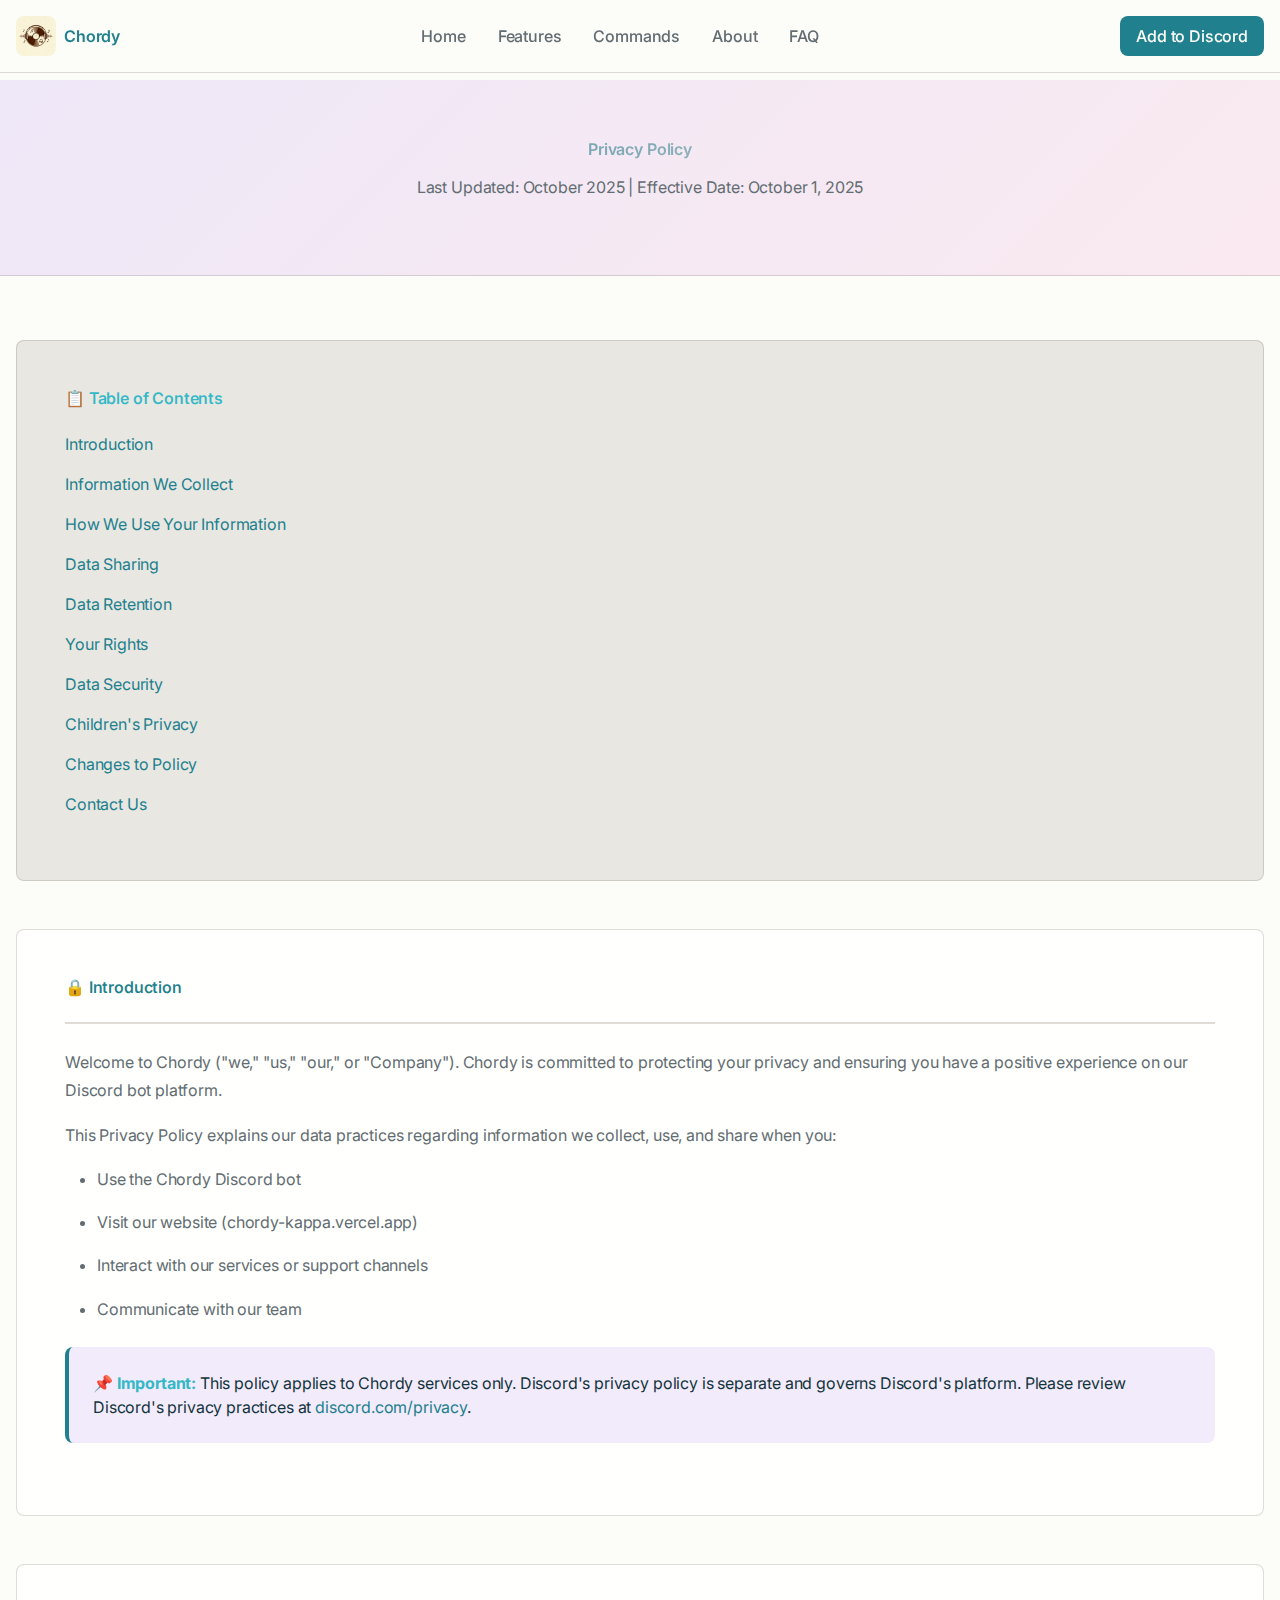
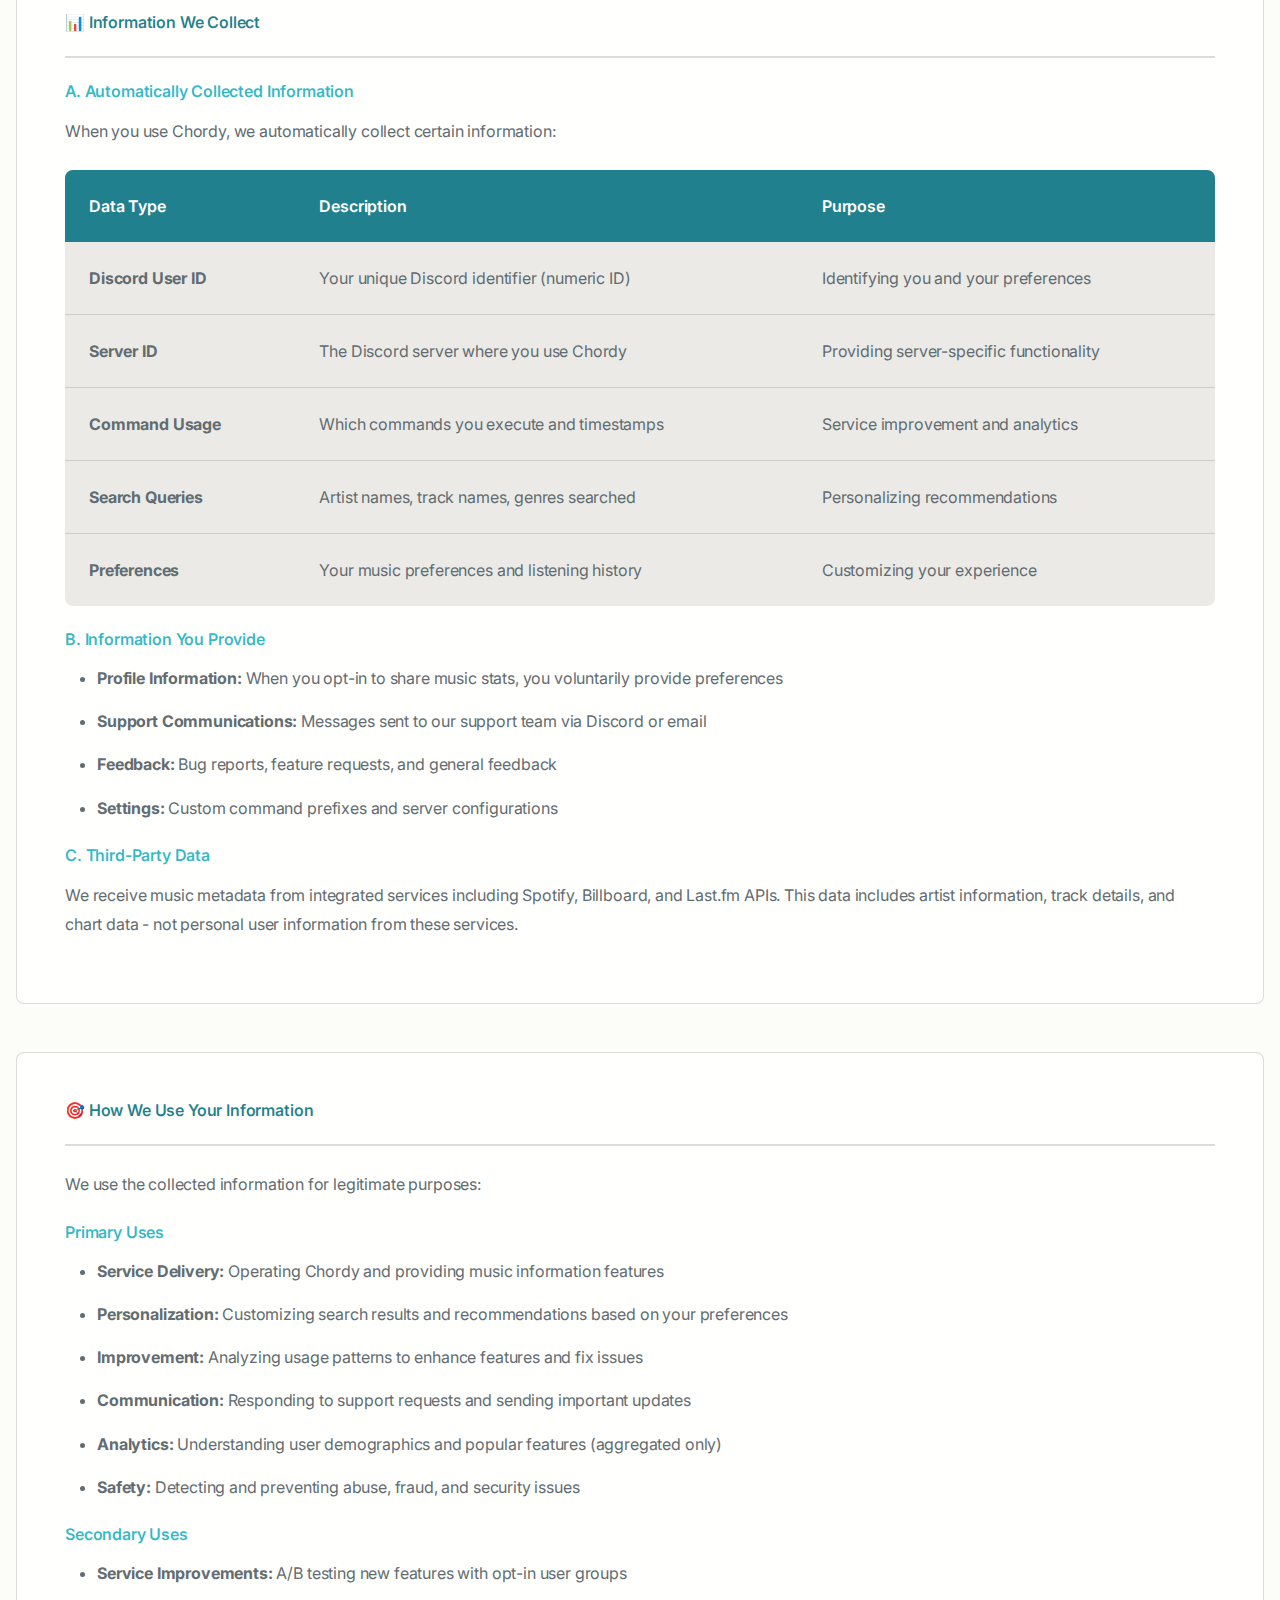
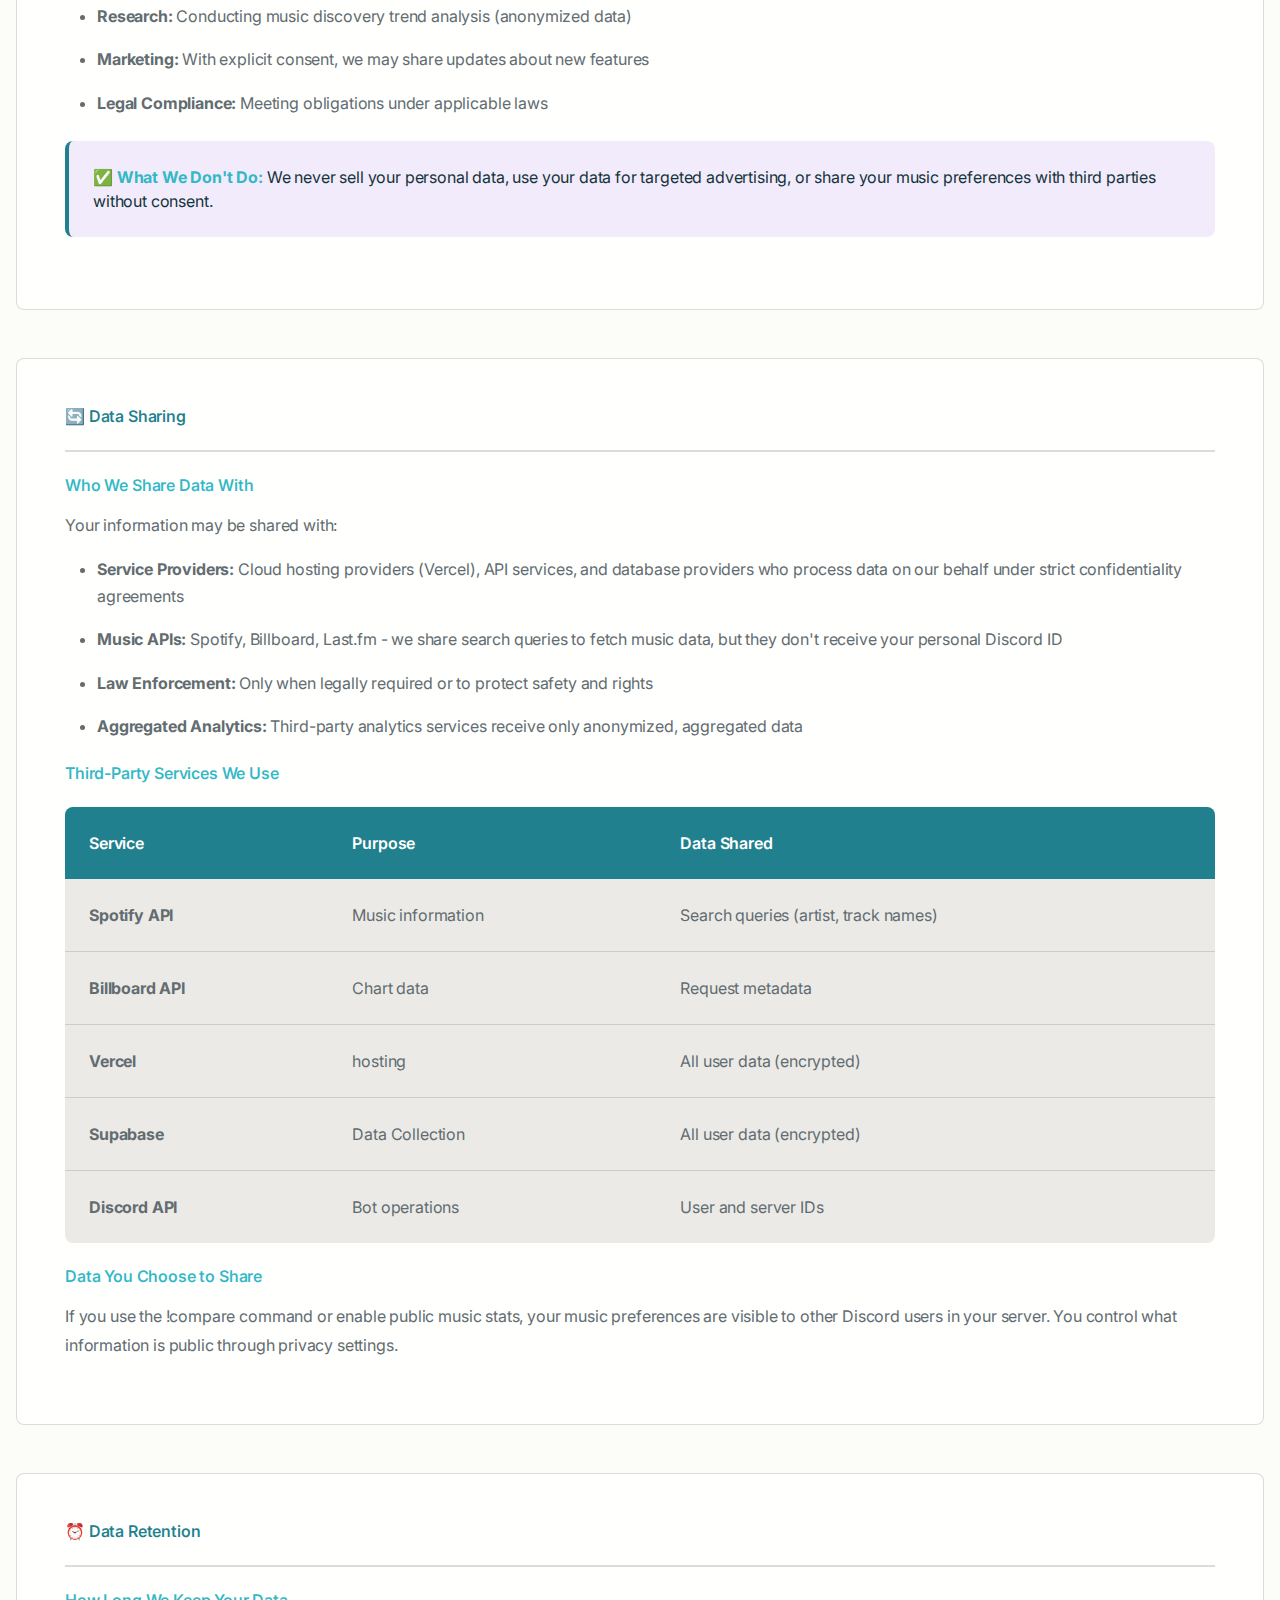
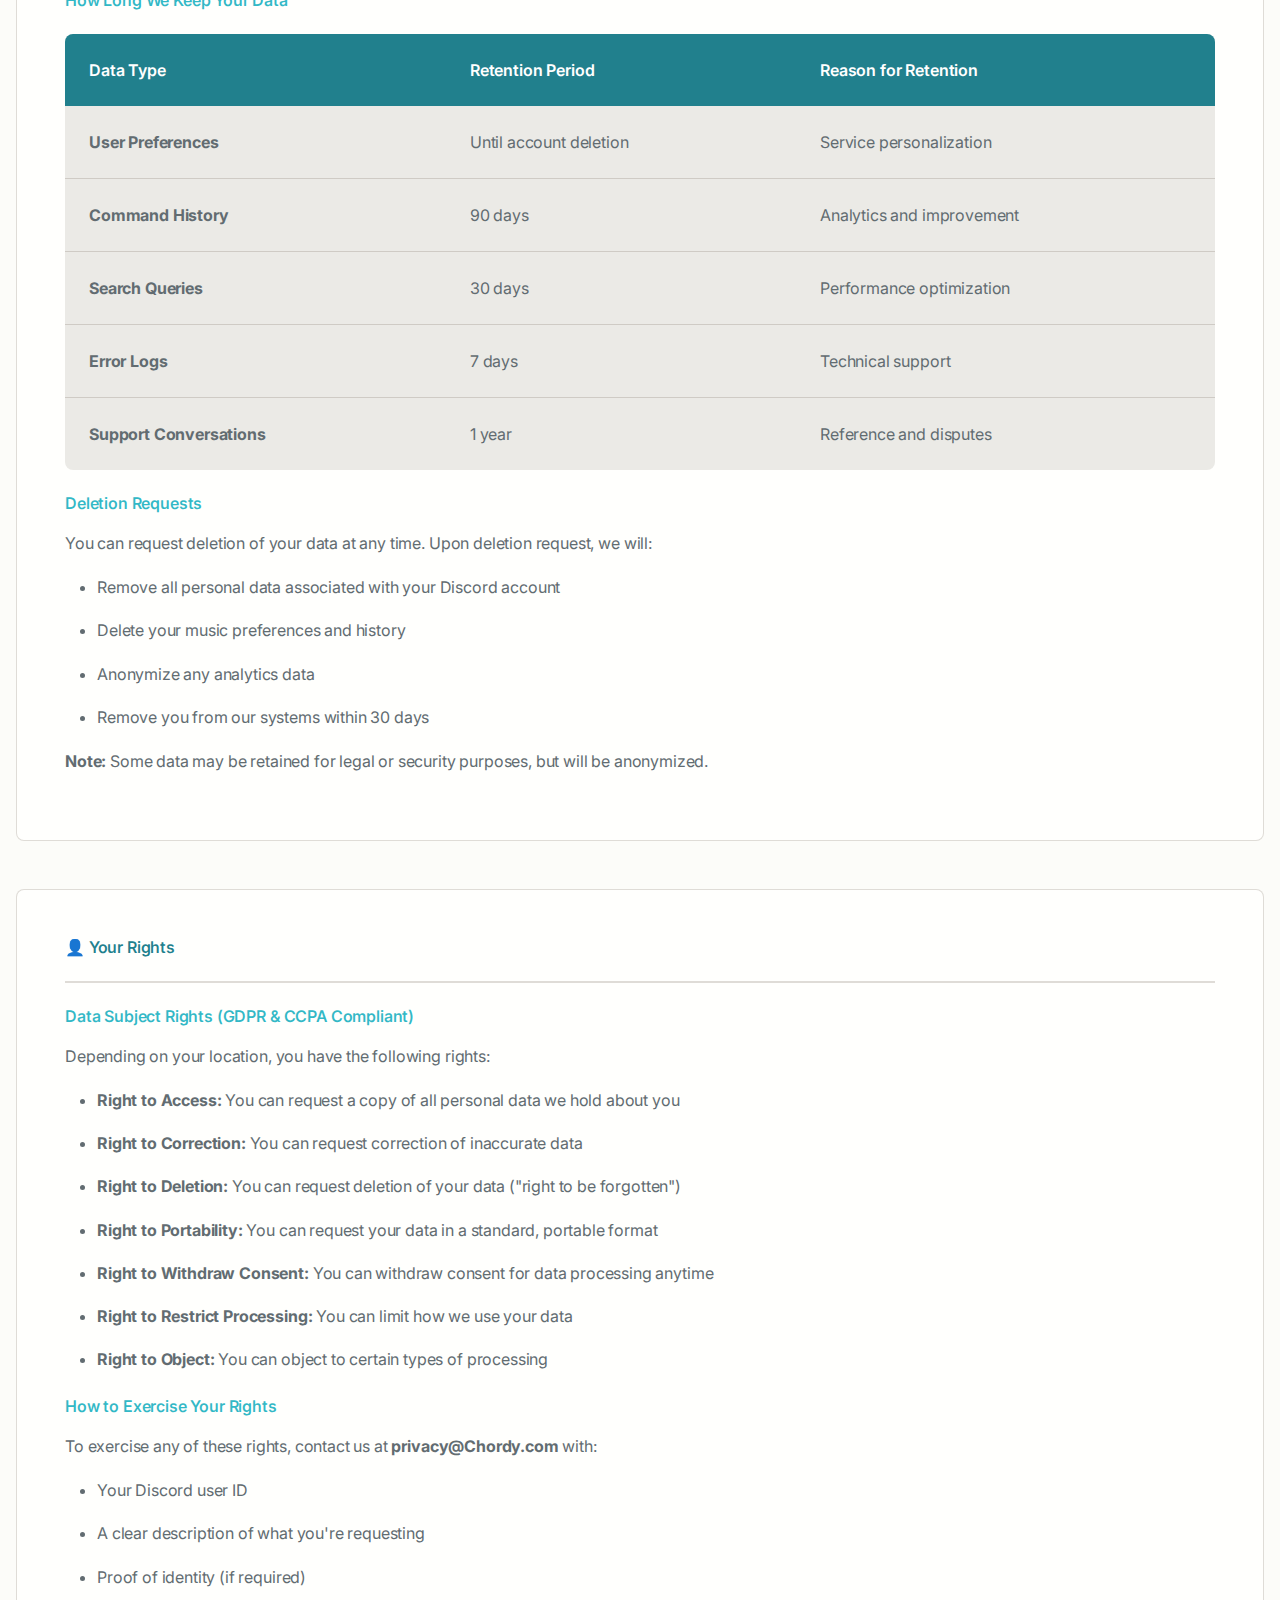
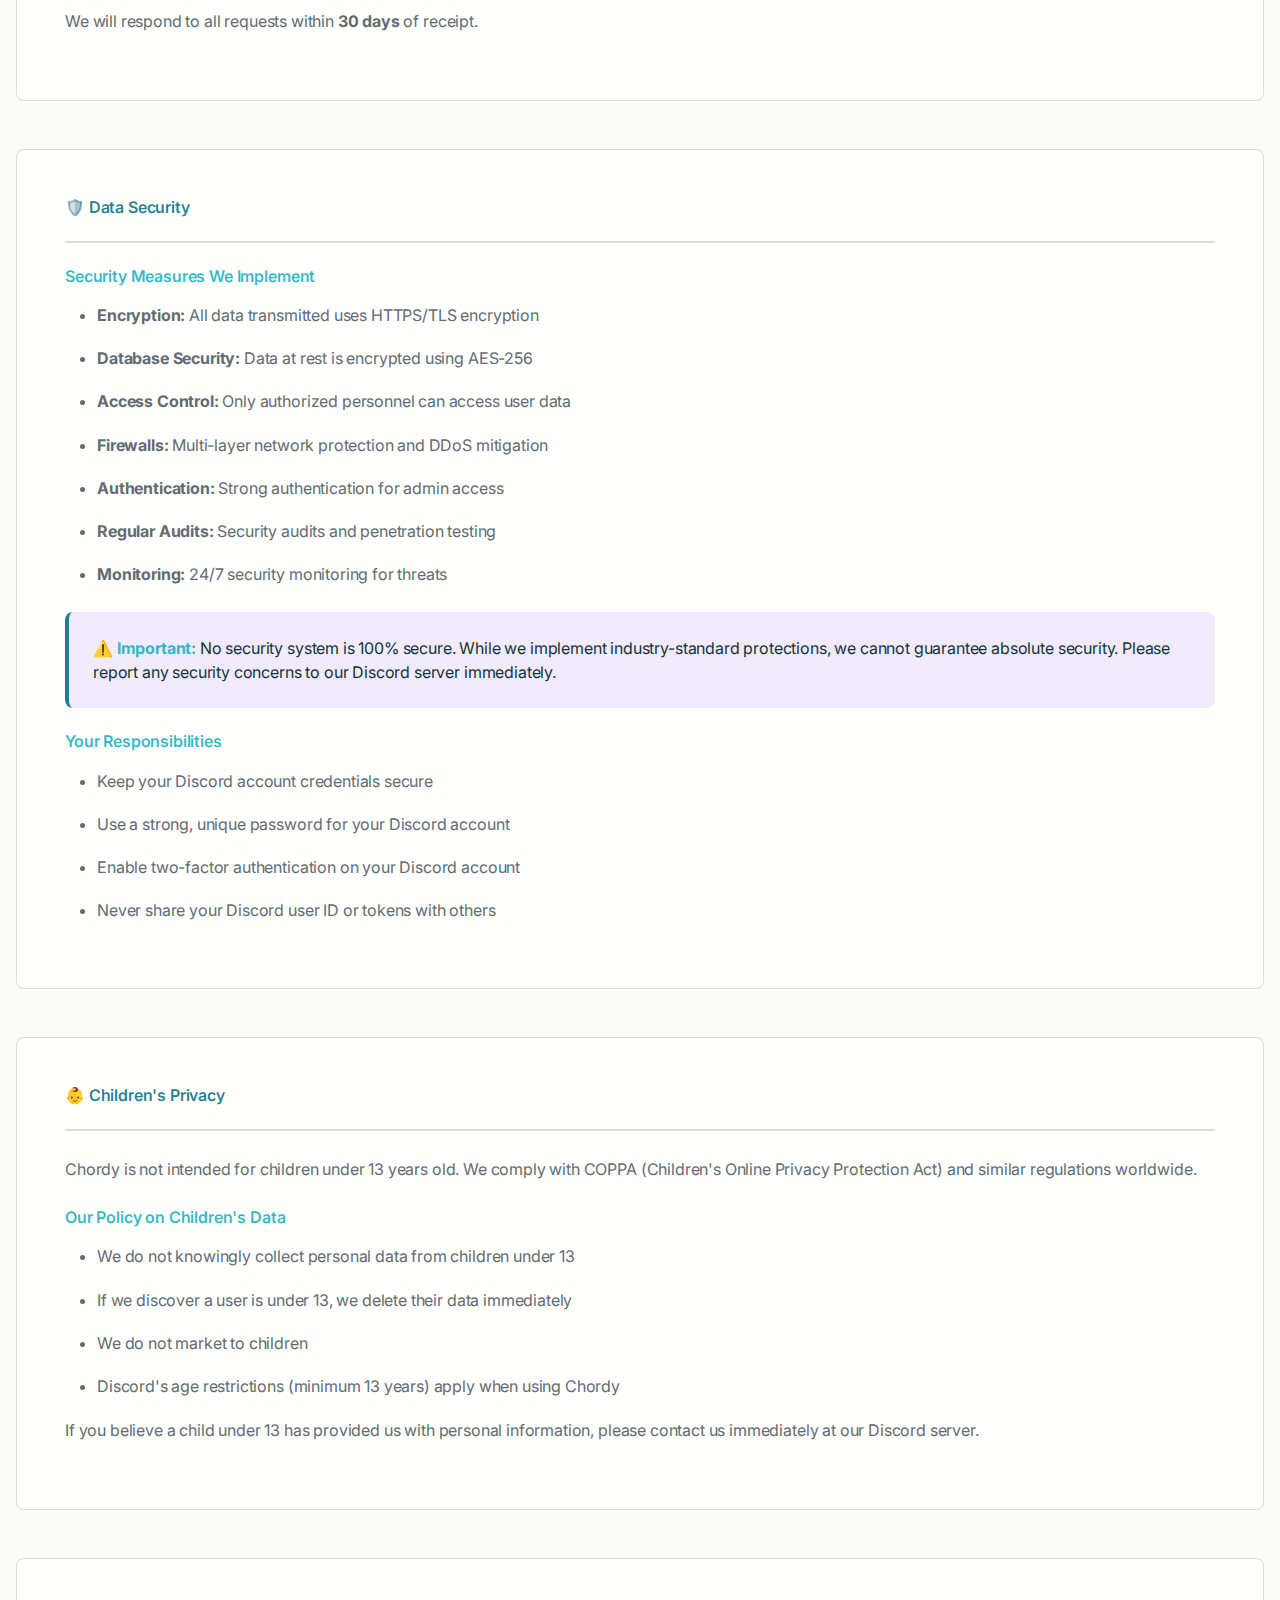
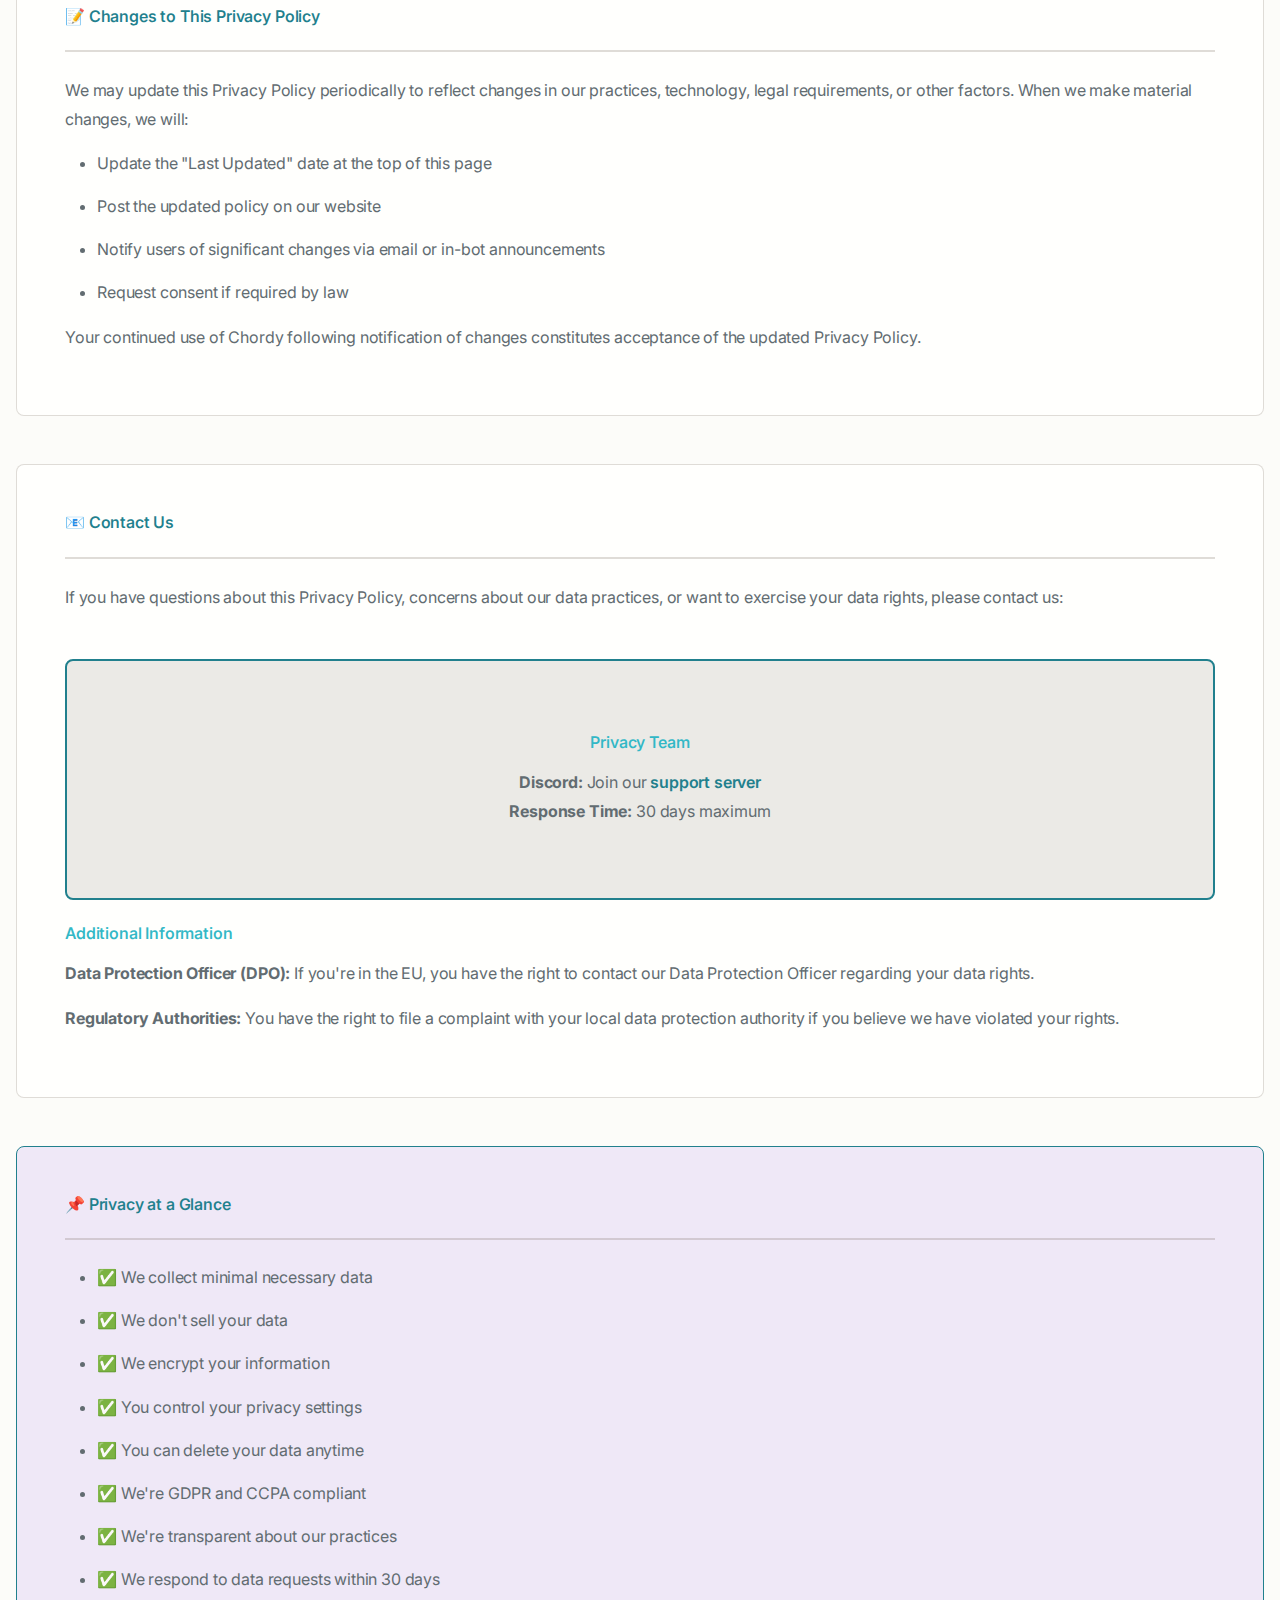
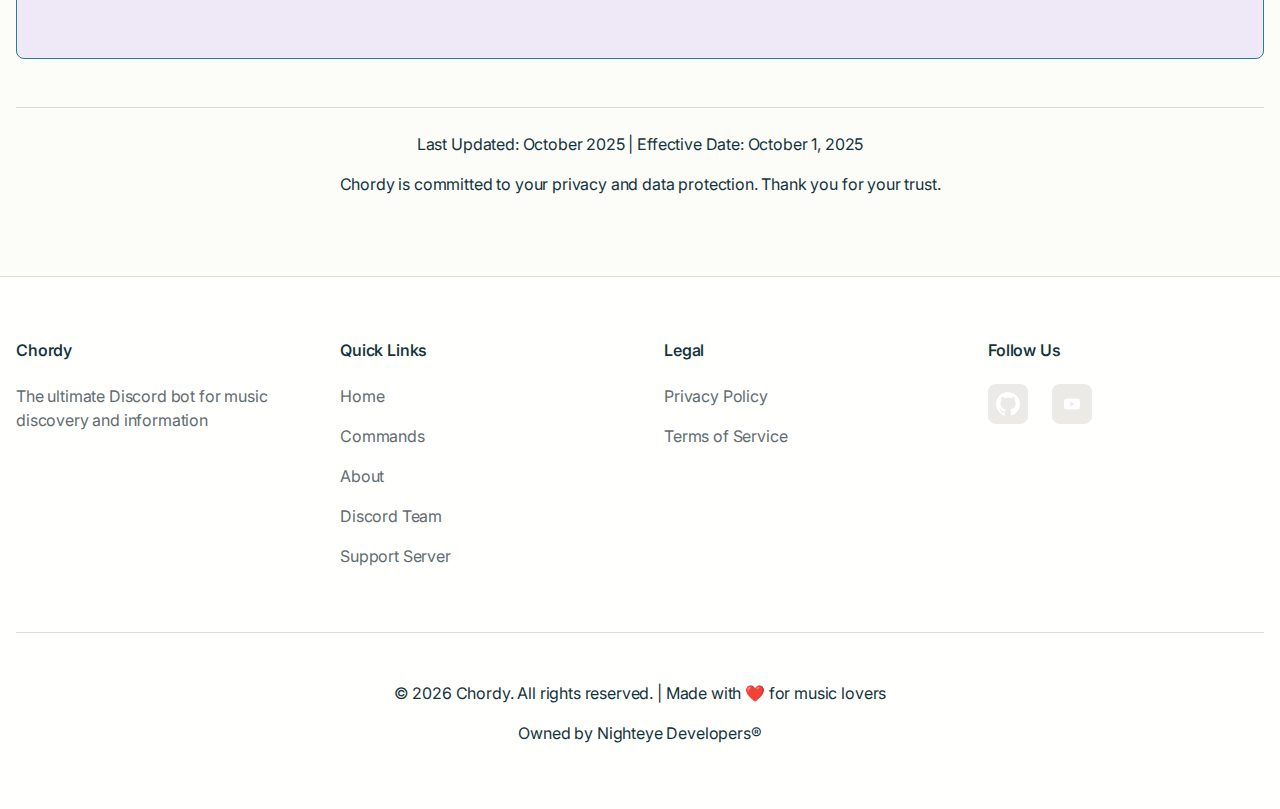
<file: privacy.html>
<!DOCTYPE html>
<html lang="en">
<head>
    <meta charset="UTF-8">
    <meta name="viewport" content="width=device-width, initial-scale=1.0">
    <meta name="description" content="Chordy Privacy Policy - How we handle and protect your data">
    <meta name="keywords" content="privacy policy, data protection, Discord bot privacy">
    <meta property="og:title" content="Chordy - Privacy Policy">
    <meta property="og:description" content="Read our comprehensive privacy policy and understand how we protect your data">
    <meta name="theme-color" content="#7C3AED">
    
    <title>Chordy - Privacy Policy</title>
    <link rel="stylesheet" href="css/style.css">
    <link rel="icon" href="images/favicon.ico" type="image/x-icon">
    <link rel="preconnect" href="https://fonts.googleapis.com">
    <link rel="preconnect" href="https://fonts.gstatic.com" crossorigin>
    <link href="https://fonts.googleapis.com/css2?family=Inter:wght@300;400;500;600;700&family=Poppins:wght@600;700;800&display=swap" rel="stylesheet">
    

<style>
            /* Privacy Page Specific Styles */
        .policy-hero {
            margin-top: 80px;
            padding: 60px 0;
            background: linear-gradient(135deg, rgba(124, 58, 237, 0.1), rgba(236, 72, 153, 0.1));
            border-bottom: 1px solid var(--border-color);
        }

        .policy-hero h1 {
            font-size: var(--font-size-4xl);
            margin-bottom: var(--space-md);
            text-align: center;
            background: linear-gradient(135deg, var(--primary-color), var(--secondary-color));
            -webkit-background-clip: text;
            -webkit-text-fill-color: transparent;
            background-clip: text;
        }

        .policy-hero p {
            text-align: center;
            color: var(--text-secondary);
            font-size: var(--font-size-base);
        }

        .policy-content {
            padding: var(--space-3xl) 0;
        }

        .policy-section {
            background: var(--bg-secondary);
            border: 1px solid var(--border-color);
            border-radius: var(--radius-xl);
            padding: var(--space-2xl);
            margin-bottom: var(--space-2xl);
        }

        .policy-section h2 {
            color: var(--primary-color);
            margin-bottom: var(--space-lg);
            font-size: var(--font-size-2xl);
            border-bottom: 2px solid var(--border-color);
            padding-bottom: var(--space-lg);
        }

        .policy-section h3 {
            color: var(--primary-light);
            margin-top: var(--space-lg);
            margin-bottom: var(--space-md);
            font-size: var(--font-size-lg);
        }

        .policy-section p {
            color: var(--text-secondary);
            line-height: 1.8;
            margin-bottom: var(--space-md);
        }

        .policy-section ul, .policy-section ol {
            color: var(--text-secondary);
            margin-left: var(--space-xl);
            margin-bottom: var(--space-md);
        }

        .policy-section li {
            margin-bottom: var(--space-md);
            line-height: 1.7;
        }

        .highlight-box {
            background: rgba(124, 58, 237, 0.1);
            border-left: 4px solid var(--primary-color);
            border-radius: var(--radius-md);
            padding: var(--space-lg);
            margin: var(--space-lg) 0;
        }

        .highlight-box strong {
            color: var(--primary-light);
        }

        .data-table {
            width: 100%;
            border-collapse: collapse;
            margin: var(--space-lg) 0;
            background: var(--bg-tertiary);
            border-radius: var(--radius-md);
            overflow: hidden;
        }

        .data-table th {
            background: var(--primary-color);
            color: white;
            padding: var(--space-lg);
            text-align: left;
            font-weight: 600;
        }

        .data-table td {
            padding: var(--space-lg);
            border-bottom: 1px solid var(--border-color);
            color: var(--text-secondary);
        }

        .data-table tr:last-child td {
            border-bottom: none;
        }

        .contact-box {
            background: var(--bg-tertiary);
            border: 2px solid var(--primary-color);
            border-radius: var(--radius-lg);
            padding: var(--space-2xl);
            text-align: center;
            margin-top: var(--space-2xl);
        }

        .contact-box h3 {
            color: var(--primary-light);
            margin-bottom: var(--space-md);
        }

        .contact-box p {
            color: var(--text-secondary);
            margin-bottom: var(--space-lg);
        }

        .contact-box a {
            color: var(--primary-color);
            text-decoration: none;
            font-weight: 600;
        }

        .contact-box a:hover {
            color: var(--primary-light);
        }

        .toc {
            background: var(--bg-tertiary);
            border: 1px solid var(--border-color);
            border-radius: var(--radius-lg);
            padding: var(--space-2xl);
            margin-bottom: var(--space-2xl);
        }

        .toc h3 {
            color: var(--primary-light);
            margin-bottom: var(--space-lg);
        }

        .toc ul {
            list-style: none;
            margin: 0;
            padding: 0;
        }

        .toc li {
            margin-bottom: var(--space-md);
        }

        .toc a {
            color: var(--primary-color);
            text-decoration: none;
            transition: color var(--transition-fast);
        }

        .toc a:hover {
            color: var(--primary-light);
        }

        .last-updated {
            text-align: center;
            color: var(--text-tertiary);
            font-size: var(--font-size-sm);
            margin-top: var(--space-2xl);
            padding-top: var(--space-lg);
            border-top: 1px solid var(--border-color);
        }

        @media (max-width: 768px) {
            .policy-hero {
                margin-top: 70px;
                padding: 40px 0;
            }

            .policy-hero h1 {
                font-size: var(--font-size-3xl);
            }

            .data-table {
                font-size: var(--font-size-sm);
            }

            .data-table th,
            .data-table td {
                padding: var(--space-md);
            }
        }
    
</style>

</head>
<body>
    <!-- Navigation Bar -->
    <nav class="navbar">
        <div class="nav-container">
            <div class="nav-logo">
                <img src="images/bot-logo.png" alt="Chordy Logo" class="logo-img">
                <span>Chordy</span>
            </div>
            
            <div class="nav-menu">
                <a href="index.html" class="nav-link">Home</a>
                <a href="index.html#features" class="nav-link">Features</a>
                <a href="commands.html" class="nav-link">Commands</a>
                <a href="about.html" class="nav-link">About</a>
                <a href="index.html#faq" class="nav-link">FAQ</a>
            </div>
            
            <a href="https://discord.com/oauth2/authorize?client_id=1429819257444896989&permissions=2147502080&integration_type=0&scope=bot+applications.commands" 
               class="btn-invite" target="_blank">
                Add to Discord
            </a>
            
            <div class="hamburger">
                <span></span>
                <span></span>
                <span></span>
            </div>
        </div>
    </nav>

    <!-- Policy Hero Section -->
    <section class="policy-hero">
        <div class="container">
            <h1>Privacy Policy</h1>
            <p>Last Updated: October 2025 | Effective Date: October 1, 2025</p>
        </div>
    </section>

    <!-- Policy Content -->
    <section class="policy-content">
        <div class="container">
            <!-- Table of Contents -->
            <div class="toc">
                <h3>📋 Table of Contents</h3>
                <ul>
                    <li><a href="#introduction">Introduction</a></li>
                    <li><a href="#information-we-collect">Information We Collect</a></li>
                    <li><a href="#how-we-use">How We Use Your Information</a></li>
                    <li><a href="#data-sharing">Data Sharing</a></li>
                    <li><a href="#data-retention">Data Retention</a></li>
                    <li><a href="#user-rights">Your Rights</a></li>
                    <li><a href="#security">Data Security</a></li>
                    <li><a href="#children">Children's Privacy</a></li>
                    <li><a href="#changes">Changes to Policy</a></li>
                    <li><a href="#contact">Contact Us</a></li>
                </ul>
            </div>

            <!-- Introduction Section -->
            <div class="policy-section" id="introduction">
                <h2>🔒 Introduction</h2>
                <p>
                    Welcome to Chordy ("we," "us," "our," or "Company"). Chordy is committed to protecting your privacy and ensuring you have a positive experience on our Discord bot platform.
                </p>
                <p>
                    This Privacy Policy explains our data practices regarding information we collect, use, and share when you:
                </p>
                <ul>
                    <li>Use the Chordy Discord bot</li>
                    <li>Visit our website (chordy-kappa.vercel.app)</li>
                    <li>Interact with our services or support channels</li>
                    <li>Communicate with our team</li>
                </ul>
                <div class="highlight-box">
                    <strong>📌 Important:</strong> This policy applies to Chordy services only. Discord's privacy policy is separate and governs Discord's platform. Please review Discord's privacy practices at <a href="https://discord.com/privacy" target="_blank">discord.com/privacy</a>.
                </div>
            </div>

            <!-- Information We Collect Section -->
            <div class="policy-section" id="information-we-collect">
                <h2>📊 Information We Collect</h2>
                <h3>A. Automatically Collected Information</h3>
                <p>When you use Chordy, we automatically collect certain information:</p>
                <table class="data-table">
                    <thead>
                        <tr>
                            <th>Data Type</th>
                            <th>Description</th>
                            <th>Purpose</th>
                        </tr>
                    </thead>
                    <tbody>
                        <tr>
                            <td><strong>Discord User ID</strong></td>
                            <td>Your unique Discord identifier (numeric ID)</td>
                            <td>Identifying you and your preferences</td>
                        </tr>
                        <tr>
                            <td><strong>Server ID</strong></td>
                            <td>The Discord server where you use Chordy</td>
                            <td>Providing server-specific functionality</td>
                        </tr>
                        <tr>
                            <td><strong>Command Usage</strong></td>
                            <td>Which commands you execute and timestamps</td>
                            <td>Service improvement and analytics</td>
                        </tr>
                        <tr>
                            <td><strong>Search Queries</strong></td>
                            <td>Artist names, track names, genres searched</td>
                            <td>Personalizing recommendations</td>
                        </tr>
                        <tr>
                            <td><strong>Preferences</strong></td>
                            <td>Your music preferences and listening history</td>
                            <td>Customizing your experience</td>
                        </tr>
                    </tbody>
                </table>

                <h3>B. Information You Provide</h3>
                <ul>
                    <li><strong>Profile Information:</strong> When you opt-in to share music stats, you voluntarily provide preferences</li>
                    <li><strong>Support Communications:</strong> Messages sent to our support team via Discord or email</li>
                    <li><strong>Feedback:</strong> Bug reports, feature requests, and general feedback</li>
                    <li><strong>Settings:</strong> Custom command prefixes and server configurations</li>
                </ul>

                <h3>C. Third-Party Data</h3>
                <p>
                    We receive music metadata from integrated services including Spotify, Billboard, and Last.fm APIs. 
                    This data includes artist information, track details, and chart data - not personal user information from these services.
                </p>
            </div>

            <!-- How We Use Your Information Section -->
            <div class="policy-section" id="how-we-use">
                <h2>🎯 How We Use Your Information</h2>
                <p>We use the collected information for legitimate purposes:</p>
                <h3>Primary Uses</h3>
                <ul>
                    <li><strong>Service Delivery:</strong> Operating Chordy and providing music information features</li>
                    <li><strong>Personalization:</strong> Customizing search results and recommendations based on your preferences</li>
                    <li><strong>Improvement:</strong> Analyzing usage patterns to enhance features and fix issues</li>
                    <li><strong>Communication:</strong> Responding to support requests and sending important updates</li>
                    <li><strong>Analytics:</strong> Understanding user demographics and popular features (aggregated only)</li>
                    <li><strong>Safety:</strong> Detecting and preventing abuse, fraud, and security issues</li>
                </ul>

                <h3>Secondary Uses</h3>
                <ul>
                    <li><strong>Service Improvements:</strong> A/B testing new features with opt-in user groups</li>
                    <li><strong>Research:</strong> Conducting music discovery trend analysis (anonymized data)</li>
                    <li><strong>Marketing:</strong> With explicit consent, we may share updates about new features</li>
                    <li><strong>Legal Compliance:</strong> Meeting obligations under applicable laws</li>
                </ul>

                <div class="highlight-box">
                    <strong>✅ What We Don't Do:</strong> We never sell your personal data, use your data for targeted advertising, or share your music preferences with third parties without consent.
                </div>
            </div>

            <!-- Data Sharing Section -->
            <div class="policy-section" id="data-sharing">
                <h2>🔄 Data Sharing</h2>
                <h3>Who We Share Data With</h3>
                <p>Your information may be shared with:</p>
                <ul>
                    <li><strong>Service Providers:</strong> Cloud hosting providers (Vercel), API services, and database providers who process data on our behalf under strict confidentiality agreements</li>
                    <li><strong>Music APIs:</strong> Spotify, Billboard, Last.fm - we share search queries to fetch music data, but they don't receive your personal Discord ID</li>
                    <li><strong>Law Enforcement:</strong> Only when legally required or to protect safety and rights</li>
                    <li><strong>Aggregated Analytics:</strong> Third-party analytics services receive only anonymized, aggregated data</li>
                </ul>

                <h3>Third-Party Services We Use</h3>
                <table class="data-table">
                    <thead>
                        <tr>
                            <th>Service</th>
                            <th>Purpose</th>
                            <th>Data Shared</th>
                        </tr>
                    </thead>
                    <tbody>
                        <tr>
                            <td><strong>Spotify API</strong></td>
                            <td>Music information</td>
                            <td>Search queries (artist, track names)</td>
                        </tr>
                        <tr>
                            <td><strong>Billboard API</strong></td>
                            <td>Chart data</td>
                            <td>Request metadata</td>
                        </tr>
                        <tr>
                            <td><strong>Vercel</strong></td>
                            <td>hosting</td>
                            <td>All user data (encrypted)</td>
                        </tr>
                        <tr>
                            <td><strong>Supabase</strong></td>
                            <td>Data Collection</td>
                            <td>All user data (encrypted)</td>
                        </tr>
                        <tr>
                            <td><strong>Discord API</strong></td>
                            <td>Bot operations</td>
                            <td>User and server IDs</td>
                        </tr>
                    </tbody>
                </table>

                <h3>Data You Choose to Share</h3>
                <p>
                    If you use the !compare command or enable public music stats, your music preferences are visible to other Discord users 
                    in your server. You control what information is public through privacy settings.
                </p>
            </div>

            <!-- Data Retention Section -->
            <div class="policy-section" id="data-retention">
                <h2>⏰ Data Retention</h2>
                <h3>How Long We Keep Your Data</h3>
                <table class="data-table">
                    <thead>
                        <tr>
                            <th>Data Type</th>
                            <th>Retention Period</th>
                            <th>Reason for Retention</th>
                        </tr>
                    </thead>
                    <tbody>
                        <tr>
                            <td><strong>User Preferences</strong></td>
                            <td>Until account deletion</td>
                            <td>Service personalization</td>
                        </tr>
                        <tr>
                            <td><strong>Command History</strong></td>
                            <td>90 days</td>
                            <td>Analytics and improvement</td>
                        </tr>
                        <tr>
                            <td><strong>Search Queries</strong></td>
                            <td>30 days</td>
                            <td>Performance optimization</td>
                        </tr>
                        <tr>
                            <td><strong>Error Logs</strong></td>
                            <td>7 days</td>
                            <td>Technical support</td>
                        </tr>
                        <tr>
                            <td><strong>Support Conversations</strong></td>
                            <td>1 year</td>
                            <td>Reference and disputes</td>
                        </tr>
                    </tbody>
                </table>

                <h3>Deletion Requests</h3>
                <p>
                    You can request deletion of your data at any time. Upon deletion request, we will:
                </p>
                <ul>
                    <li>Remove all personal data associated with your Discord account</li>
                    <li>Delete your music preferences and history</li>
                    <li>Anonymize any analytics data</li>
                    <li>Remove you from our systems within 30 days</li>
                </ul>
                <p>
                    <strong>Note:</strong> Some data may be retained for legal or security purposes, but will be anonymized.
                </p>
            </div>

            <!-- User Rights Section -->
            <div class="policy-section" id="user-rights">
                <h2>👤 Your Rights</h2>
                <h3>Data Subject Rights (GDPR & CCPA Compliant)</h3>
                <p>Depending on your location, you have the following rights:</p>
                <ul>
                    <li><strong>Right to Access:</strong> You can request a copy of all personal data we hold about you</li>
                    <li><strong>Right to Correction:</strong> You can request correction of inaccurate data</li>
                    <li><strong>Right to Deletion:</strong> You can request deletion of your data ("right to be forgotten")</li>
                    <li><strong>Right to Portability:</strong> You can request your data in a standard, portable format</li>
                    <li><strong>Right to Withdraw Consent:</strong> You can withdraw consent for data processing anytime</li>
                    <li><strong>Right to Restrict Processing:</strong> You can limit how we use your data</li>
                    <li><strong>Right to Object:</strong> You can object to certain types of processing</li>
                </ul>

                <h3>How to Exercise Your Rights</h3>
                <p>
                    To exercise any of these rights, contact us at <strong>privacy@Chordy.com</strong> with:
                </p>
                <ul>
                    <li>Your Discord user ID</li>
                    <li>A clear description of what you're requesting</li>
                    <li>Proof of identity (if required)</li>
                </ul>
                <p>
                    We will respond to all requests within <strong>30 days</strong> of receipt.
                </p>
            </div>

            <!-- Security Section -->
            <div class="policy-section" id="security">
                <h2>🛡️ Data Security</h2>
                <h3>Security Measures We Implement</h3>
                <ul>
                    <li><strong>Encryption:</strong> All data transmitted uses HTTPS/TLS encryption</li>
                    <li><strong>Database Security:</strong> Data at rest is encrypted using AES-256</li>
                    <li><strong>Access Control:</strong> Only authorized personnel can access user data</li>
                    <li><strong>Firewalls:</strong> Multi-layer network protection and DDoS mitigation</li>
                    <li><strong>Authentication:</strong> Strong authentication for admin access</li>
                    <li><strong>Regular Audits:</strong> Security audits and penetration testing</li>
                    <li><strong>Monitoring:</strong> 24/7 security monitoring for threats</li>
                </ul>

                <div class="highlight-box">
                    <strong>⚠️ Important:</strong> No security system is 100% secure. While we implement industry-standard protections, 
                    we cannot guarantee absolute security. Please report any security concerns to our Discord server immediately.
                </div>

                <h3>Your Responsibilities</h3>
                <ul>
                    <li>Keep your Discord account credentials secure</li>
                    <li>Use a strong, unique password for your Discord account</li>
                    <li>Enable two-factor authentication on your Discord account</li>
                    <li>Never share your Discord user ID or tokens with others</li>
                </ul>
            </div>

            <!-- Children's Privacy Section -->
            <div class="policy-section" id="children">
                <h2>👶 Children's Privacy</h2>
                <p>
                    Chordy is not intended for children under 13 years old. We comply with COPPA (Children's Online Privacy Protection Act) and similar regulations worldwide.
                </p>
                <h3>Our Policy on Children's Data</h3>
                <ul>
                    <li>We do not knowingly collect personal data from children under 13</li>
                    <li>If we discover a user is under 13, we delete their data immediately</li>
                    <li>We do not market to children</li>
                    <li>Discord's age restrictions (minimum 13 years) apply when using Chordy</li>
                </ul>
                <p>
                    If you believe a child under 13 has provided us with personal information, please contact us immediately at our Discord server.
                </p>
            </div>

            <!-- Changes to Policy Section -->
            <div class="policy-section" id="changes">
                <h2>📝 Changes to This Privacy Policy</h2>
                <p>
                    We may update this Privacy Policy periodically to reflect changes in our practices, technology, legal requirements, 
                    or other factors. When we make material changes, we will:
                </p>
                <ul>
                    <li>Update the "Last Updated" date at the top of this page</li>
                    <li>Post the updated policy on our website</li>
                    <li>Notify users of significant changes via email or in-bot announcements</li>
                    <li>Request consent if required by law</li>
                </ul>
                <p>
                    Your continued use of Chordy following notification of changes constitutes acceptance of the updated Privacy Policy.
                </p>
            </div>

            <!-- Contact Section -->
            <div class="policy-section" id="contact">
                <h2>📧 Contact Us</h2>
                <p>
                    If you have questions about this Privacy Policy, concerns about our data practices, or want to exercise your data rights, please contact us:
                </p>
                <div class="contact-box">
                    <h3>Privacy Team</h3>
                    <p>
                        <!--<strong>Email:</strong> <a href="mailto:privacy@Chordy.com">privacy@Chordy.com</a><br>-->
                        <strong>Discord:</strong> Join our <a href="https://discord.gg/DYXyMCQ4Za" target="_blank">support server</a><br>
                        <strong>Response Time:</strong> 30 days maximum
                    </p>
                </div>

                <h3>Additional Information</h3>
                <p>
                    <strong>Data Protection Officer (DPO):</strong> If you're in the EU, you have the right to contact our Data Protection Officer regarding your data rights.
                </p>
                <p>
                    <strong>Regulatory Authorities:</strong> You have the right to file a complaint with your local data protection authority if you believe we have violated your rights.
                </p>
            </div>

            <!-- Summary Section -->
            <div class="policy-section" style="background: rgba(124, 58, 237, 0.1); border-color: var(--primary-color);">
                <h2>📌 Privacy at a Glance</h2>
                <ul>
                    <li>✅ We collect minimal necessary data</li>
                    <li>✅ We don't sell your data</li>
                    <li>✅ We encrypt your information</li>
                    <li>✅ You control your privacy settings</li>
                    <li>✅ You can delete your data anytime</li>
                    <li>✅ We're GDPR and CCPA compliant</li>
                    <li>✅ We're transparent about our practices</li>
                    <li>✅ We respond to data requests within 30 days</li>
                </ul>
            </div>

            <div class="last-updated">
                <p>Last Updated: October 2025 | Effective Date: October 1, 2025</p>
                <p>Chordy is committed to your privacy and data protection. Thank you for your trust.</p>
            </div>
        </div>
    </section>

    <!-- Footer -->
    <footer class="footer">
        <div class="container">
            <div class="footer-content">
                <div class="footer-section">
                    <h3>Chordy</h3>
                    <p>The ultimate Discord bot for music discovery and information</p>
                </div>
                
                <div class="footer-section">
                    <h4>Quick Links</h4>
                    <ul>
                        <li><a href="index.html">Home</a></li>
                        <li><a href="commands.html">Commands</a></li>
                        <li><a href="about.html">About</a></li>
                        <li><a href="discord.html">Discord Team</a></li>
                        <li><a href="https://discord.gg/DYXyMCQ4Za" target="_blank">Support Server</a></li>
                    </ul>
                </div>
                
                <div class="footer-section">
                    <h4>Legal</h4>
                    <ul>
                        <li><a href="privacy.html">Privacy Policy</a></li>
                        <li><a href="terms.html">Terms of Service</a></li>
                    </ul>
                </div>
                
                <div class="footer-section">
                    <h4>Follow Us</h4>
                    <div class="social-links">
                        <a href="https://github.com/your-repo" target="_blank" title="GitHub">
                            <svg width="24" height="24" viewBox="0 0 24 24" fill="currentColor">
                                <path d="M12 0C5.37 0 0 5.37 0 12c0 5.31 3.435 9.795 8.205 11.385.6.105.825-.255.825-.57 0-.285-.015-1.23-.015-2.235-3.015.555-3.795-.735-4.035-1.41-.135-.345-.72-1.41-1.23-1.695-.42-.225-1.02-.78-.015-.795.945-.015 1.62.87 1.845 1.23 1.08 1.815 2.805 1.305 3.495.99.105-.78.42-1.305.765-1.605-2.67-.3-5.46-1.335-5.46-5.925 0-1.305.465-2.385 1.23-3.225-.12-.3-.54-1.53.12-3.18 0 0 1.005-.315 3.3 1.23.96-.27 1.98-.405 3-.405s2.04.135 3 .405c2.295-1.56 3.3-1.23 3.3-1.23.66 1.65.24 2.88.12 3.18.765.84 1.23 1.905 1.23 3.225 0 4.605-2.805 5.625-5.475 5.925.435.375.81 1.095.81 2.22 0 1.605-.015 2.895-.015 3.3 0 .315.225.69.825.57A12.02 12.02 0 0024 12c0-6.63-5.37-12-12-12z"fill="#ffffff"/>
                            </svg>
                        </a>
                        <a href="https://www.youtube.com/@chordybot" target="_blank" title="YouTube">
                            <svg width="24" height="24" viewBox="0 0 24 24" fill="currentColor">
                                <path d="M19.67 8.14002C19.5811 7.7973 19.4028 7.48433 19.1533 7.23309C18.9038 6.98185 18.5921 6.80134 18.25 6.71001C16.176 6.4654 14.0883 6.35517 12 6.38001C9.91174 6.35517 7.82405 6.4654 5.75001 6.71001C5.40793 6.80134 5.09622 6.98185 4.84674 7.23309C4.59725 7.48433 4.41894 7.7973 4.33001 8.14002C4.10282 9.41396 3.99236 10.706 4.00001 12C3.99198 13.3007 4.10244 14.5994 4.33001 15.88C4.42355 16.2172 4.60391 16.5239 4.85309 16.7696C5.10226 17.0153 5.41153 17.1913 5.75001 17.28C7.82405 17.5246 9.91174 17.6349 12 17.61C14.0883 17.6349 16.176 17.5246 18.25 17.28C18.5885 17.1913 18.8978 17.0153 19.1469 16.7696C19.3961 16.5239 19.5765 16.2172 19.67 15.88C19.8976 14.5994 20.008 13.3007 20 12C20.0077 10.706 19.8972 9.41396 19.67 8.14002ZM10.36 14.39V9.63001L14.55 12L10.36 14.38V14.39Z" fill="#ffffff"/>
                            </svg>
                        </a>
                    </div>
                </div>
            </div>
            
            <div class="footer-bottom">
                <p>&copy; 2025 Chordy. All rights reserved. | Made with ❤️ for music lovers</p>
                <p>Owned by Nighteye Developers®</p>
            </div>
        </div>
    </footer>

    <script src="js/main.js"></script>
</body>
</html>
</file>
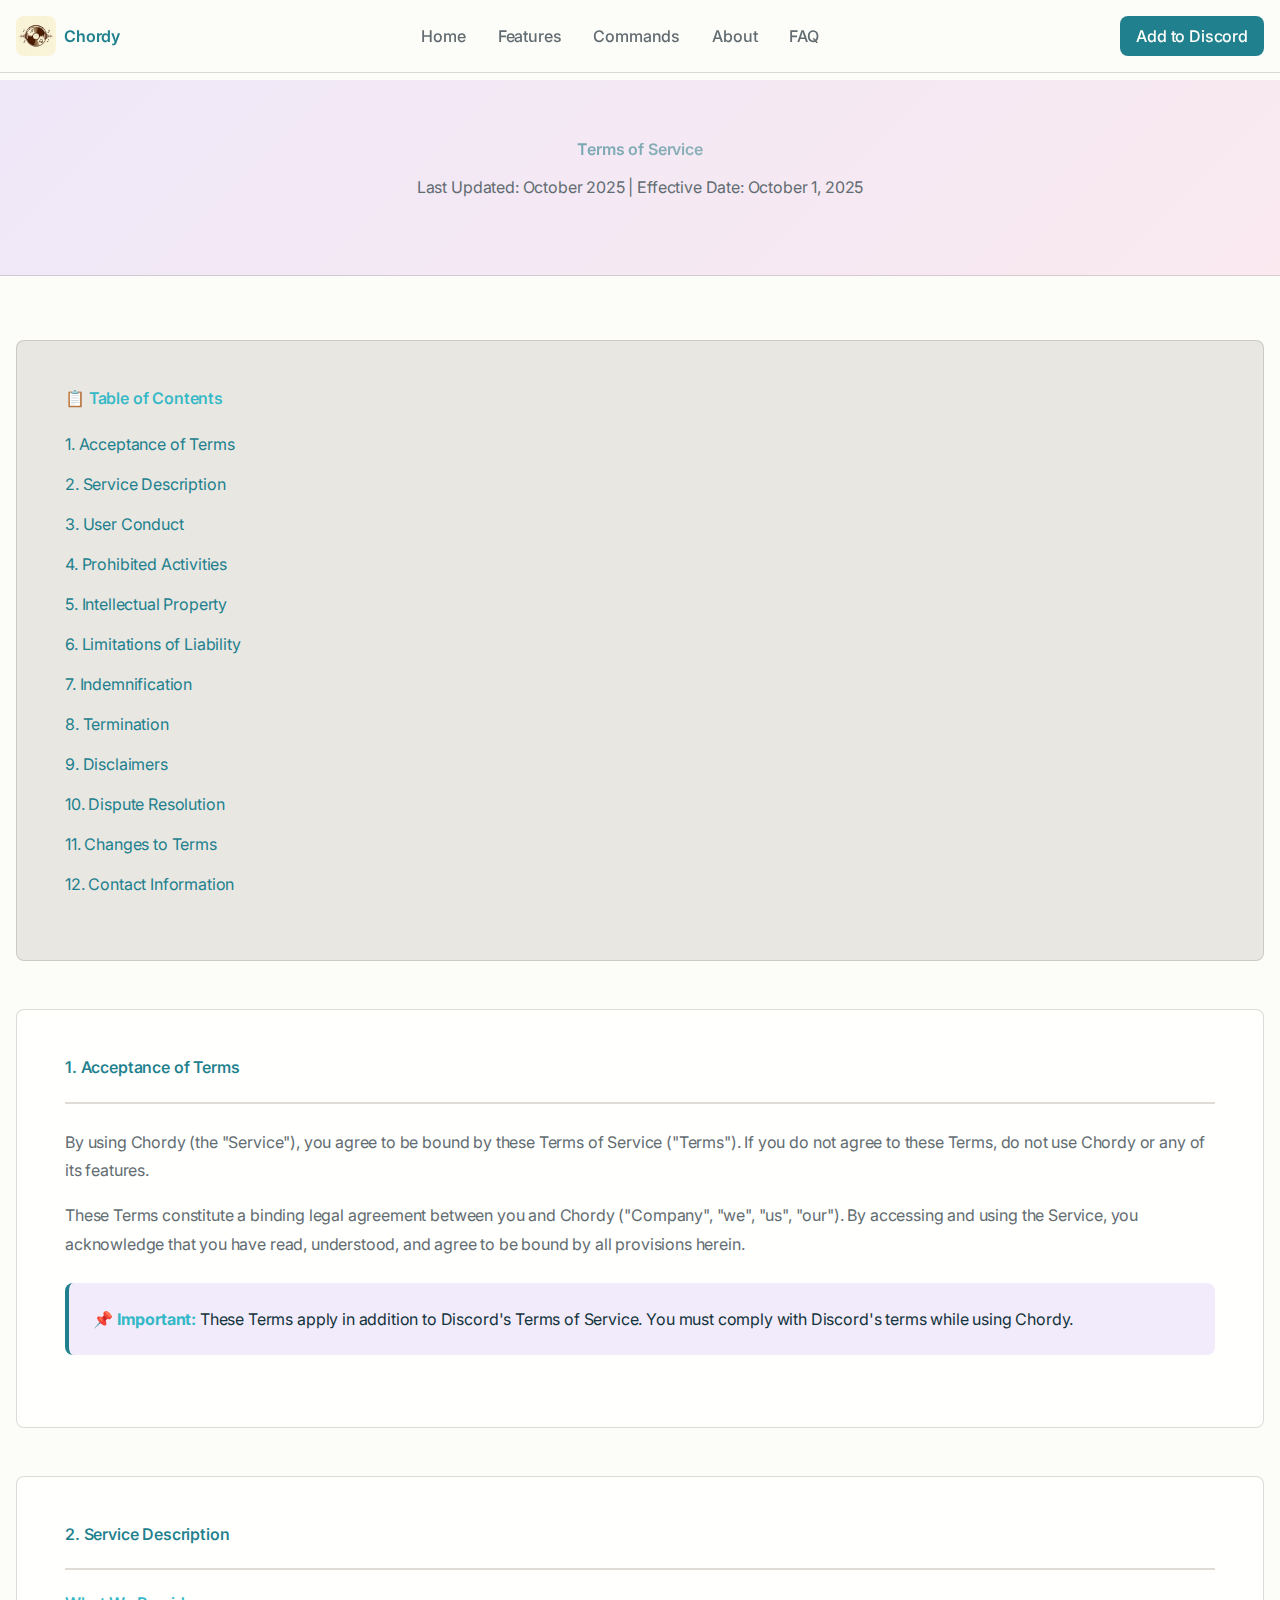
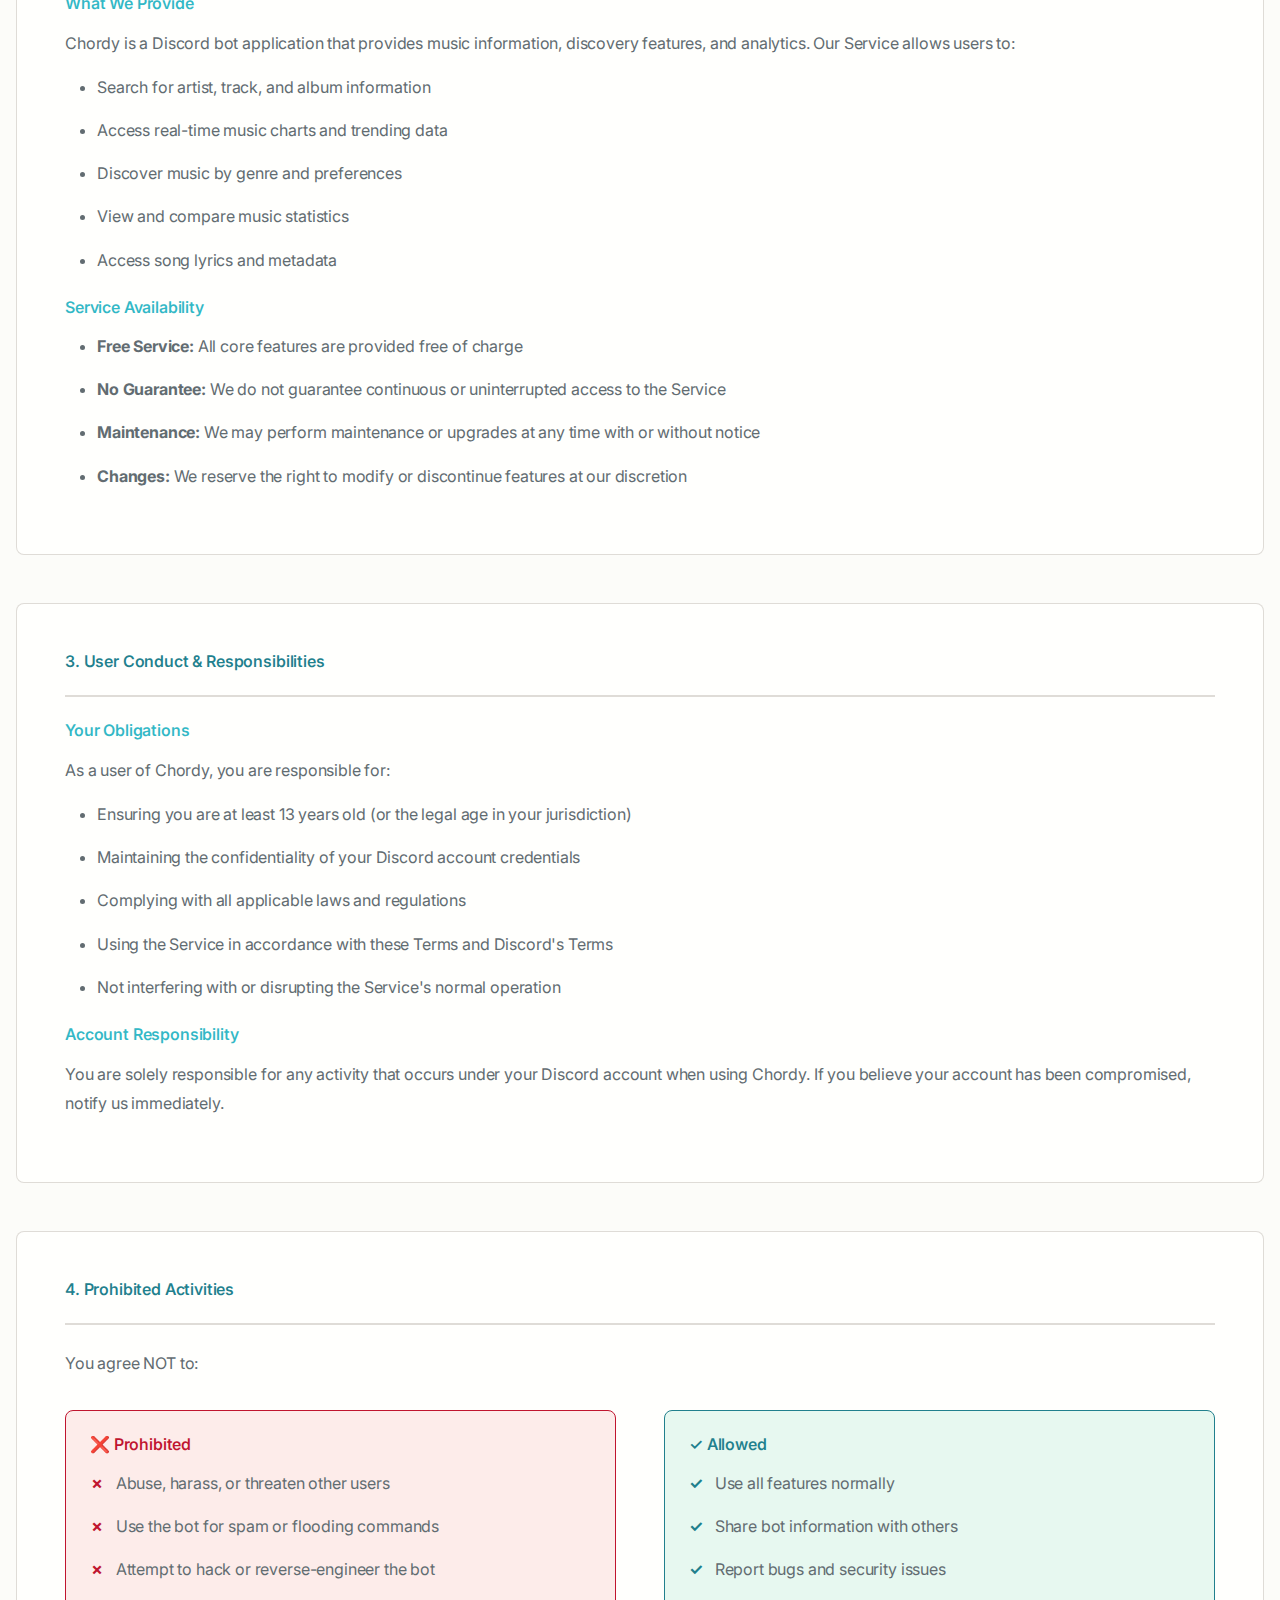
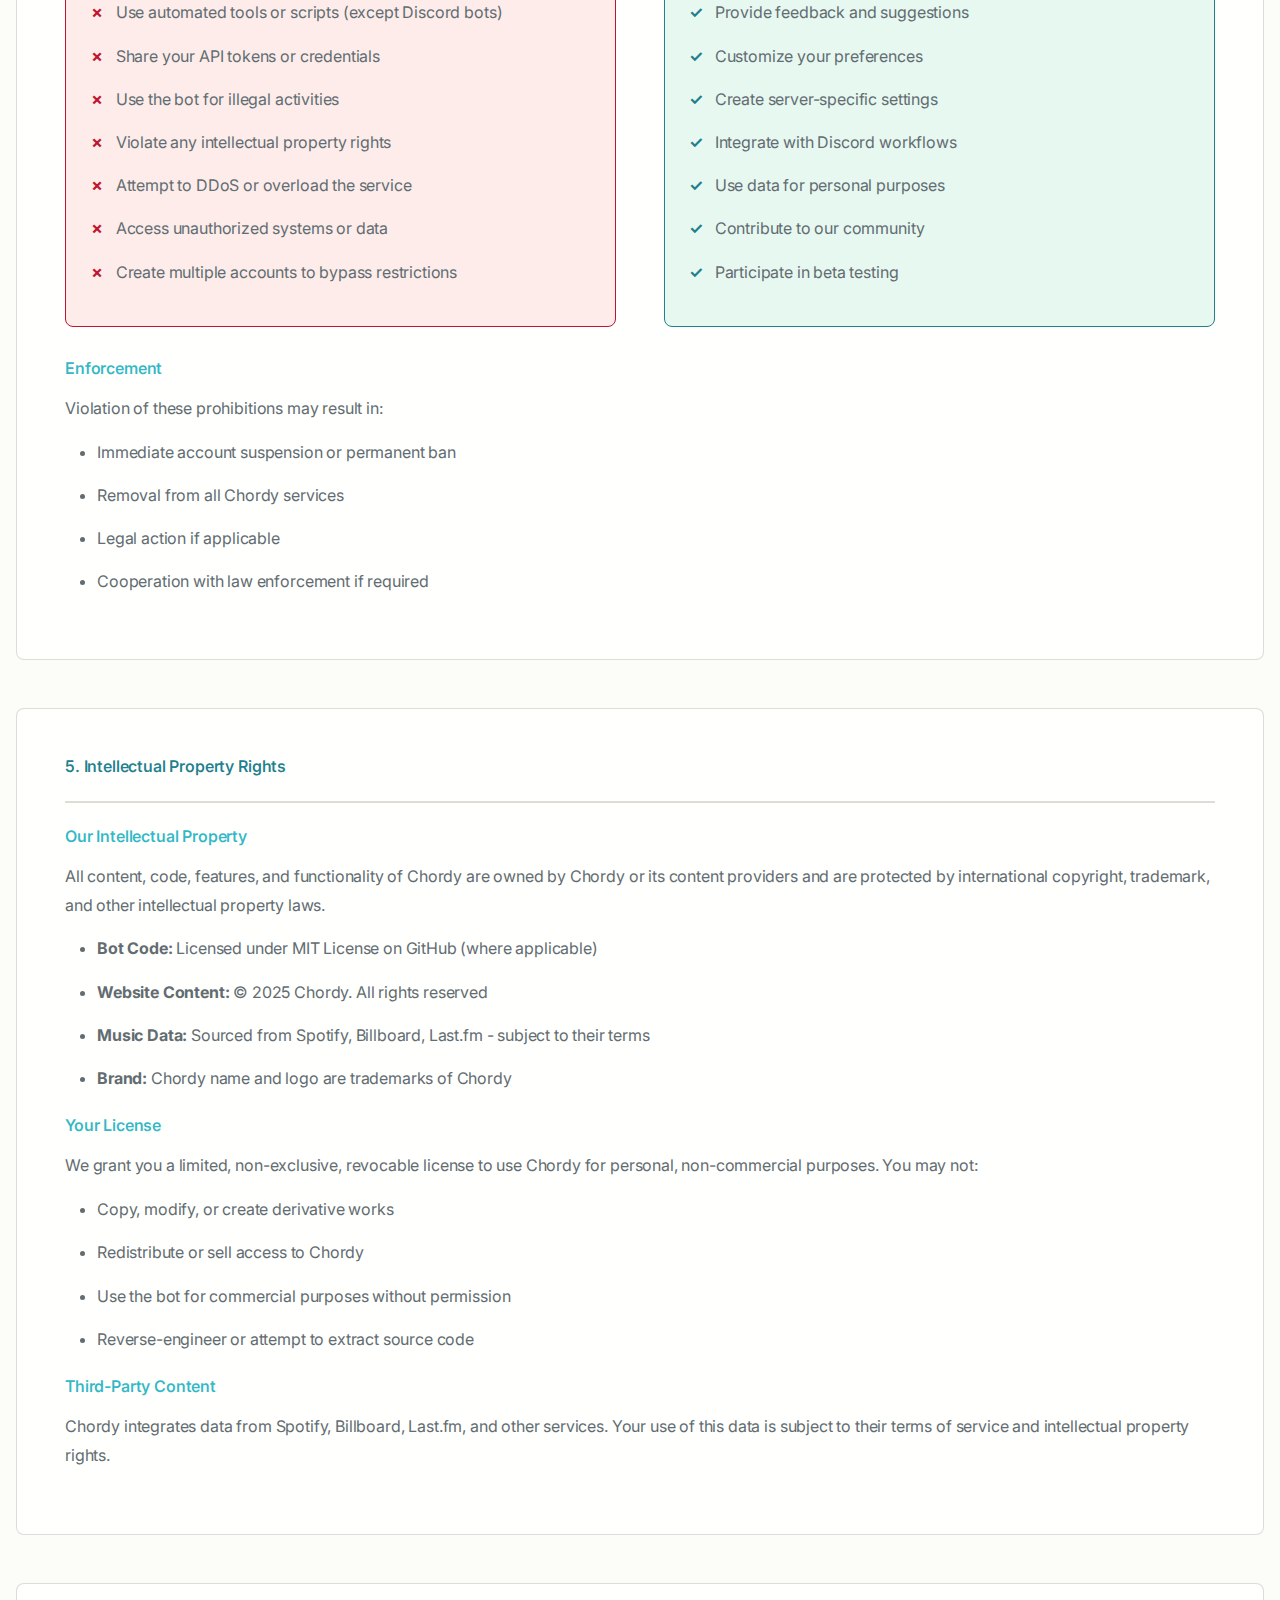
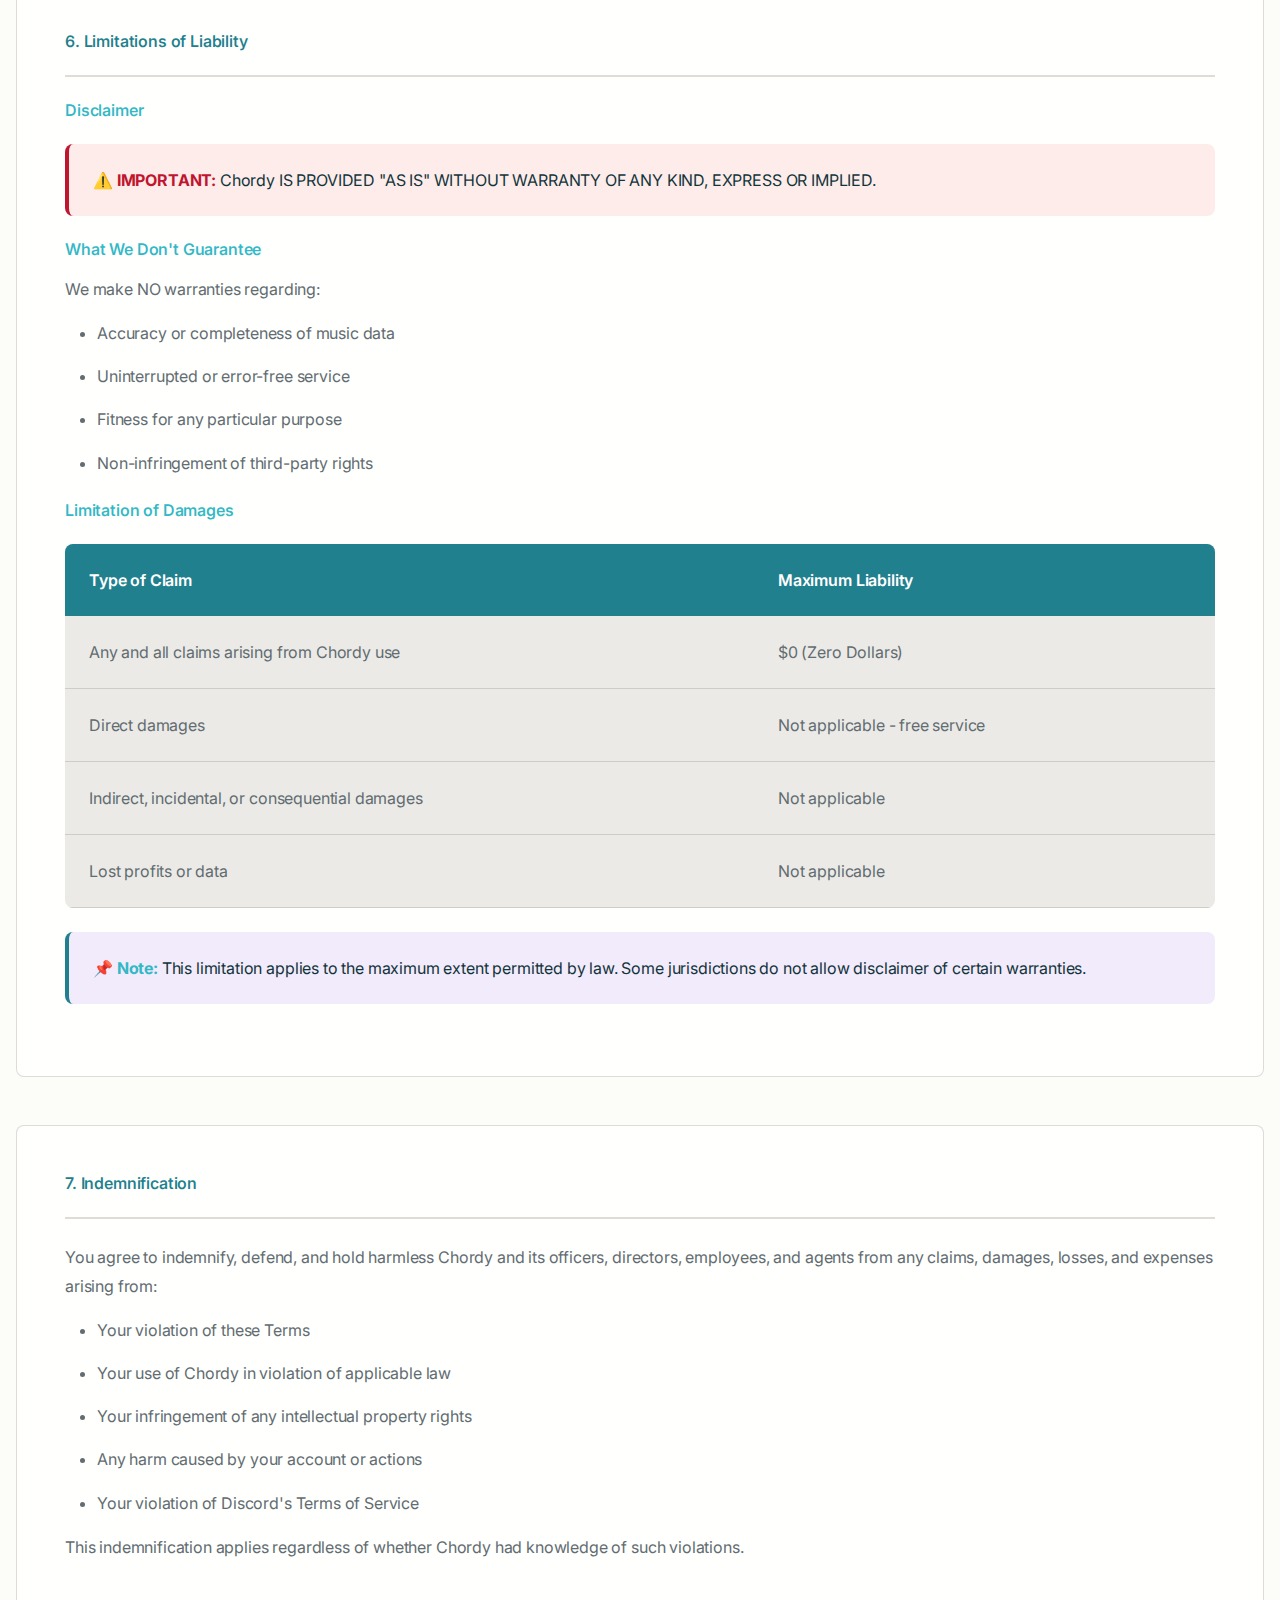
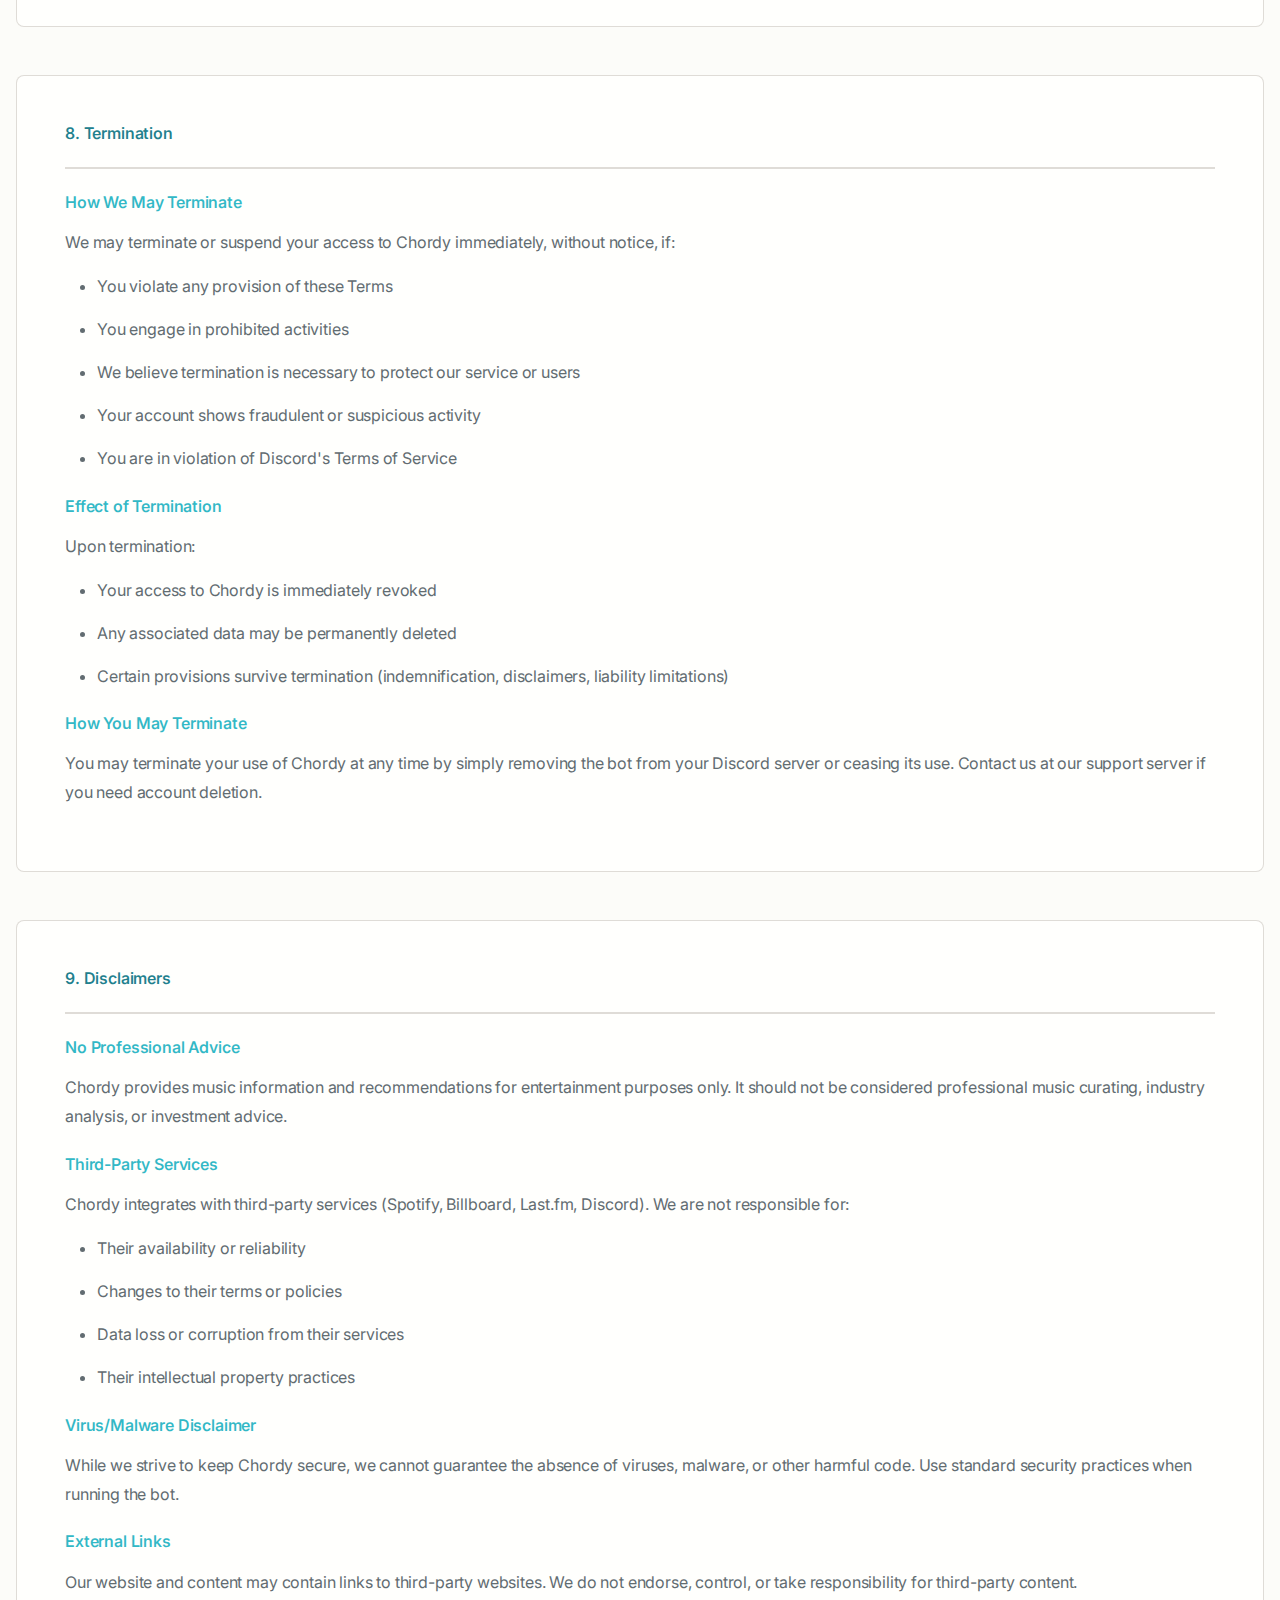
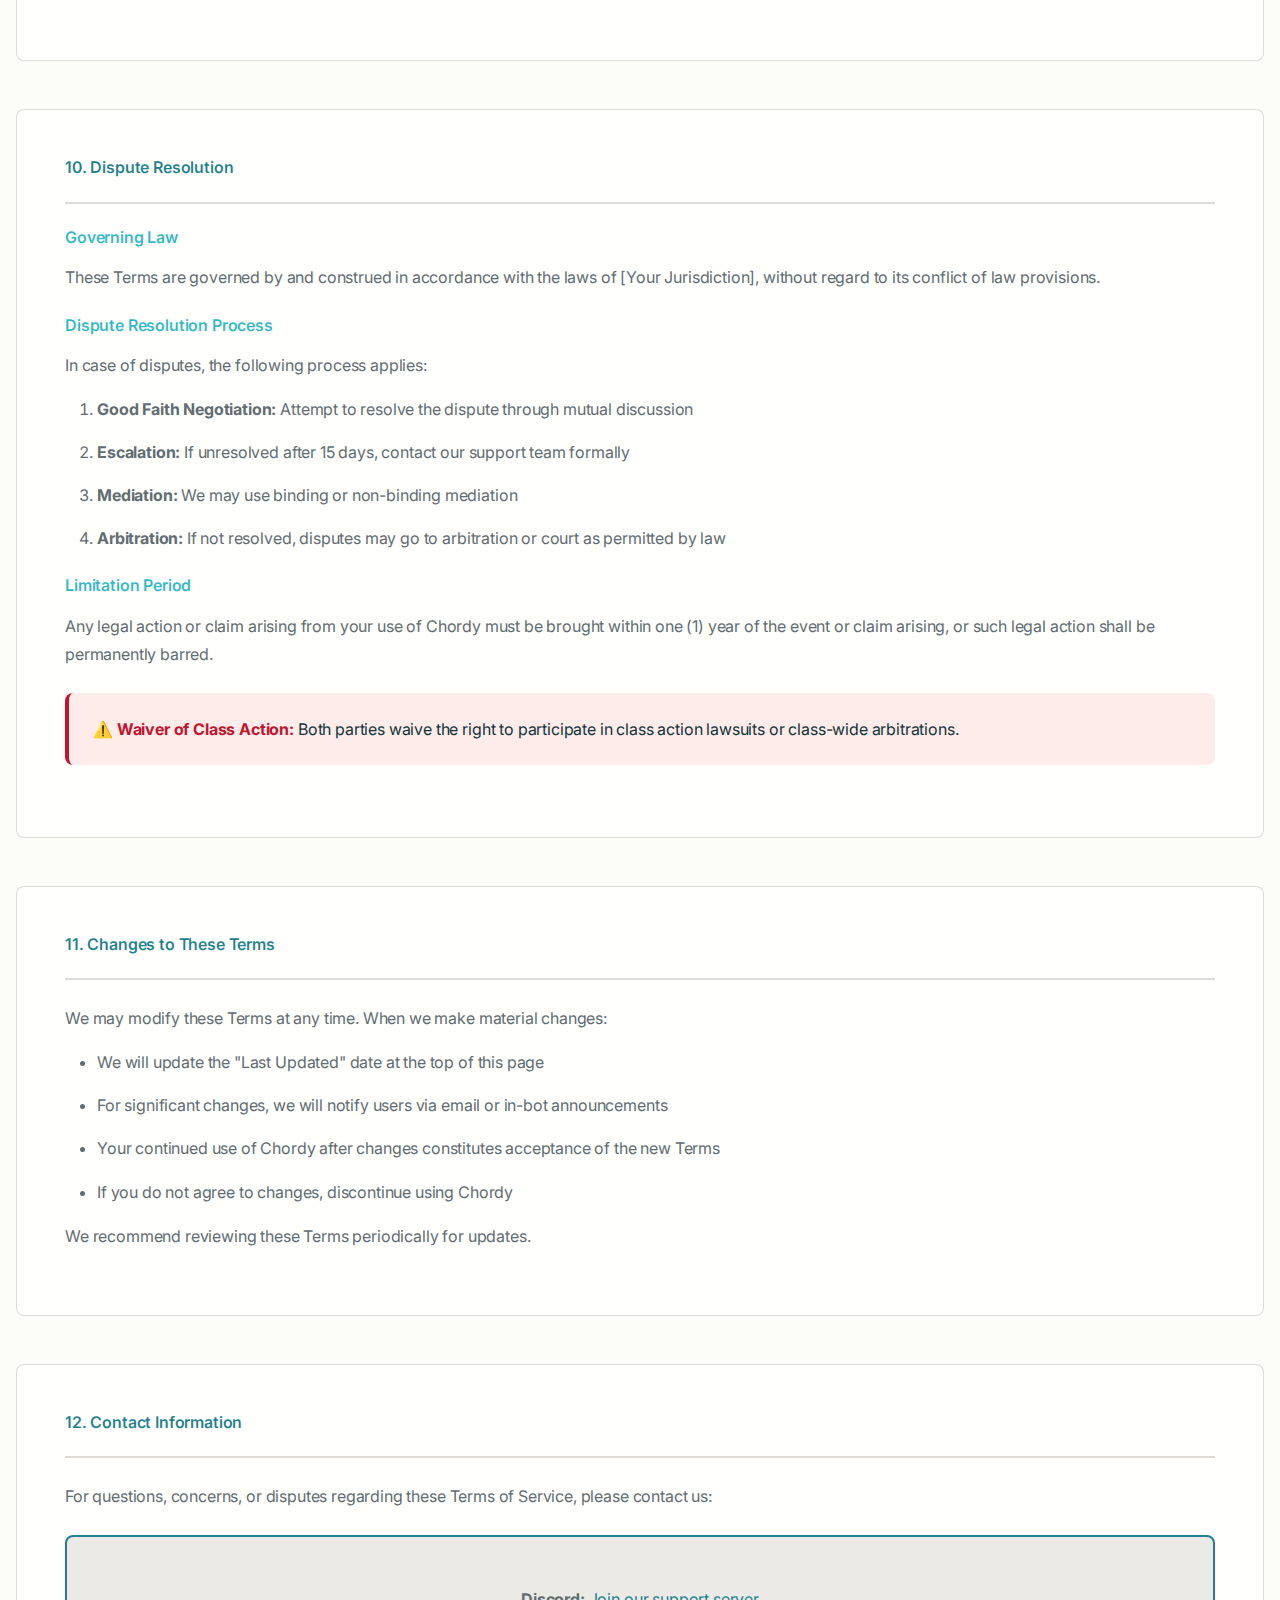
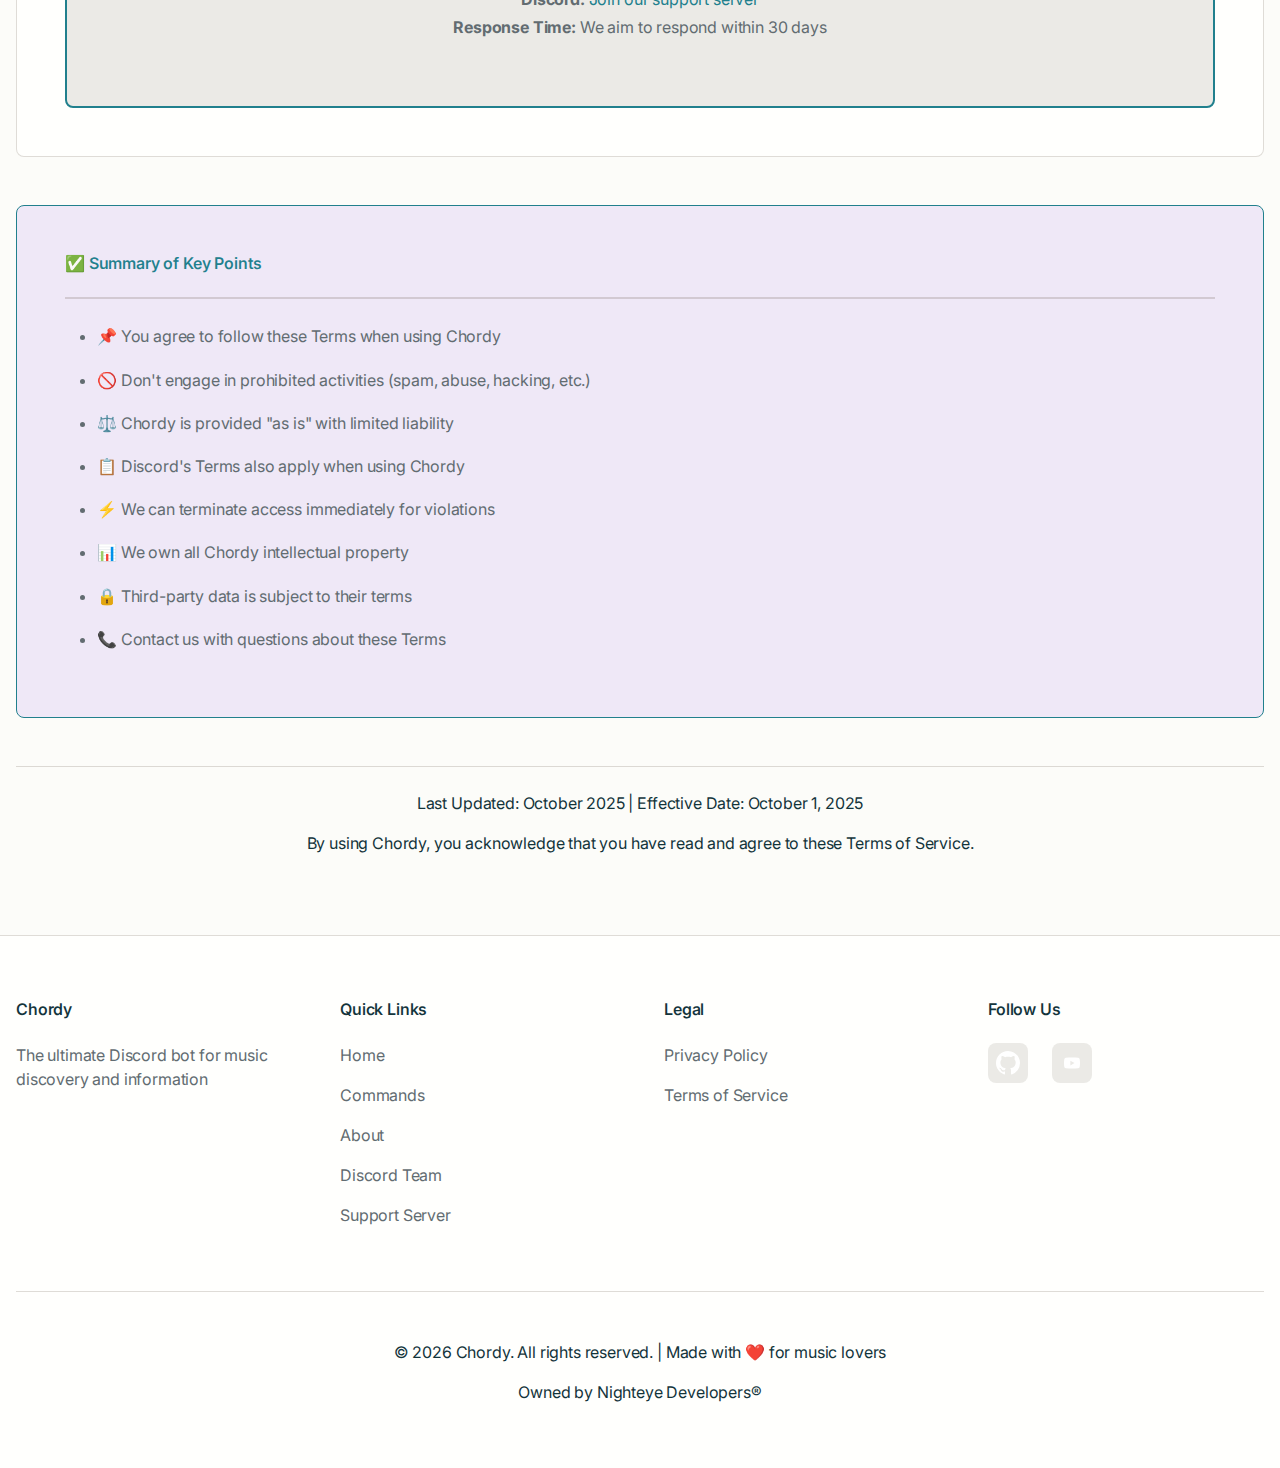
<file: terms.html>
<!DOCTYPE html>
<html lang="en">
<head>
    <meta charset="UTF-8">
    <meta name="viewport" content="width=device-width, initial-scale=1.0">
    <meta name="description" content="Chordy Terms of Service - Usage guidelines and legal terms">
    <meta name="keywords" content="terms of service, terms and conditions, Discord bot terms">
    <meta property="og:title" content="Chordy - Terms of Service">
    <meta property="og:description" content="Read our terms of service and understand how to use Chordy">
    <meta name="theme-color" content="#7C3AED">
    
    <title>Chordy - Terms of Service</title>
    <link rel="stylesheet" href="css/style.css">
    <link rel="stylesheet" href="css/terms.css">
    <link rel="icon" href="images/favicon.ico" type="image/x-icon">
    <link rel="preconnect" href="https://fonts.googleapis.com">
    <link rel="preconnect" href="https://fonts.gstatic.com" crossorigin>
    <link href="https://fonts.googleapis.com/css2?family=Inter:wght@300;400;500;600;700&family=Poppins:wght@600;700;800&display=swap" rel="stylesheet">
    
    
    <style>
                /* Terms Page Specific Styles */
        .terms-hero {
            margin-top: 80px;
            padding: 60px 0;
            background: linear-gradient(135deg, rgba(124, 58, 237, 0.1), rgba(236, 72, 153, 0.1));
            border-bottom: 1px solid var(--border-color);
        }

        .terms-hero h1 {
            font-size: var(--font-size-4xl);
            margin-bottom: var(--space-md);
            text-align: center;
            background: linear-gradient(135deg, var(--primary-color), var(--secondary-color));
            -webkit-background-clip: text;
            -webkit-text-fill-color: transparent;
            background-clip: text;
        }

        .terms-hero p {
            text-align: center;
            color: var(--text-secondary);
            font-size: var(--font-size-base);
        }

        .terms-content {
            padding: var(--space-3xl) 0;
        }

        .terms-section {
            background: var(--bg-secondary);
            border: 1px solid var(--border-color);
            border-radius: var(--radius-xl);
            padding: var(--space-2xl);
            margin-bottom: var(--space-2xl);
        }

        .terms-section h2 {
            color: var(--primary-color);
            margin-bottom: var(--space-lg);
            font-size: var(--font-size-2xl);
            border-bottom: 2px solid var(--border-color);
            padding-bottom: var(--space-lg);
        }

        .terms-section h3 {
            color: var(--primary-light);
            margin-top: var(--space-lg);
            margin-bottom: var(--space-md);
            font-size: var(--font-size-lg);
        }

        .terms-section p {
            color: var(--text-secondary);
            line-height: 1.8;
            margin-bottom: var(--space-md);
        }

        .terms-section ul, .terms-section ol {
            color: var(--text-secondary);
            margin-left: var(--space-xl);
            margin-bottom: var(--space-md);
        }

        .terms-section li {
            margin-bottom: var(--space-md);
            line-height: 1.7;
        }

        .warning-box {
            background: rgba(239, 68, 68, 0.1);
            border-left: 4px solid var(--danger-color);
            border-radius: var(--radius-md);
            padding: var(--space-lg);
            margin: var(--space-lg) 0;
        }

        .warning-box strong {
            color: var(--danger-color);
        }

        .highlight-box {
            background: rgba(124, 58, 237, 0.1);
            border-left: 4px solid var(--primary-color);
            border-radius: var(--radius-md);
            padding: var(--space-lg);
            margin: var(--space-lg) 0;
        }

        .highlight-box strong {
            color: var(--primary-light);
        }

        .toc {
            background: var(--bg-tertiary);
            border: 1px solid var(--border-color);
            border-radius: var(--radius-lg);
            padding: var(--space-2xl);
            margin-bottom: var(--space-2xl);
        }

        .toc h3 {
            color: var(--primary-light);
            margin-bottom: var(--space-lg);
        }

        .toc ul {
            list-style: none;
            margin: 0;
            padding: 0;
        }

        .toc li {
            margin-bottom: var(--space-md);
        }

        .toc a {
            color: var(--primary-color);
            text-decoration: none;
            transition: color var(--transition-fast);
        }

        .toc a:hover {
            color: var(--primary-light);
        }

        .dos-donts {
            display: grid;
            grid-template-columns: 1fr 1fr;
            gap: var(--space-2xl);
            margin: var(--space-xl) 0;
        }

        .do-list, .dont-list {
            padding: var(--space-lg);
            border-radius: var(--radius-lg);
        }

        .do-list {
            background: rgba(16, 185, 129, 0.1);
            border: 1px solid var(--success-color);
        }

        .dont-list {
            background: rgba(239, 68, 68, 0.1);
            border: 1px solid var(--danger-color);
        }

        .do-list h3, .dont-list h3 {
            margin-top: 0;
        }

        .do-list h3 {
            color: var(--success-color);
        }

        .dont-list h3 {
            color: var(--danger-color);
        }

        .do-list ul, .dont-list ul {
            margin: 0;
            list-style: none;
        }

        .do-list li::before {
            content: '✓ ';
            color: var(--success-color);
            font-weight: 700;
            margin-right: var(--space-sm);
        }

        .dont-list li::before {
            content: '✗ ';
            color: var(--danger-color);
            font-weight: 700;
            margin-right: var(--space-sm);
        }

        .liability-table {
            width: 100%;
            border-collapse: collapse;
            margin: var(--space-lg) 0;
            background: var(--bg-tertiary);
            border-radius: var(--radius-md);
            overflow: hidden;
        }

        .liability-table th {
            background: var(--primary-color);
            color: white;
            padding: var(--space-lg);
            text-align: left;
            font-weight: 600;
        }

        .liability-table td {
            padding: var(--space-lg);
            border-bottom: 1px solid var(--border-color);
            color: var(--text-secondary);
        }

        .last-updated {
            text-align: center;
            color: var(--text-tertiary);
            font-size: var(--font-size-sm);
            margin-top: var(--space-2xl);
            padding-top: var(--space-lg);
            border-top: 1px solid var(--border-color);
        }

        @media (max-width: 768px) {
            .terms-hero {
                margin-top: 70px;
                padding: 40px 0;
            }

            .terms-hero h1 {
                font-size: var(--font-size-3xl);
            }

            .dos-donts {
                grid-template-columns: 1fr;
            }

            .liability-table {
                font-size: var(--font-size-sm);
            }

            .liability-table th,
            .liability-table td {
                padding: var(--space-md);
            }
        }
    
    </style>
    
</head>
<body>
    <!-- Navigation Bar -->
    <nav class="navbar">
        <div class="nav-container">
            <div class="nav-logo">
                <img src="images/bot-logo.png" alt="Chordy Logo" class="logo-img">
                <span>Chordy</span>
            </div>
            
            <div class="nav-menu">
                <a href="index.html" class="nav-link">Home</a>
                <a href="index.html#features" class="nav-link">Features</a>
                <a href="commands.html" class="nav-link">Commands</a>
                <a href="about.html" class="nav-link">About</a>
                <a href="index.html#faq" class="nav-link">FAQ</a>
            </div>
            
            <a href="https://discord.com/oauth2/authorize?client_id=1429819257444896989&permissions=2147502080&integration_type=0&scope=bot+applications.commands" 
               class="btn-invite" target="_blank">
                Add to Discord
            </a>
            
            <div class="hamburger">
                <span></span>
                <span></span>
                <span></span>
            </div>
        </div>
    </nav>

    <!-- Terms Hero Section -->
    <section class="terms-hero">
        <div class="container">
            <h1>Terms of Service</h1>
            <p>Last Updated: October 2025 | Effective Date: October 1, 2025</p>
        </div>
    </section>

    <!-- Terms Content -->
    <section class="terms-content">
        <div class="container">
            <!-- Table of Contents -->
            <div class="toc">
                <h3>📋 Table of Contents</h3>
                <ul>
                    <li><a href="#acceptance">1. Acceptance of Terms</a></li>
                    <li><a href="#service-description">2. Service Description</a></li>
                    <li><a href="#user-conduct">3. User Conduct</a></li>
                    <li><a href="#prohibited-activities">4. Prohibited Activities</a></li>
                    <li><a href="#intellectual-property">5. Intellectual Property</a></li>
                    <li><a href="#limitations">6. Limitations of Liability</a></li>
                    <li><a href="#indemnification">7. Indemnification</a></li>
                    <li><a href="#termination">8. Termination</a></li>
                    <li><a href="#disclaimers">9. Disclaimers</a></li>
                    <li><a href="#dispute-resolution">10. Dispute Resolution</a></li>
                    <li><a href="#changes">11. Changes to Terms</a></li>
                    <li><a href="#contact">12. Contact Information</a></li>
                </ul>
            </div>

            <!-- Section 1 -->
            <div class="terms-section" id="acceptance">
                <h2>1. Acceptance of Terms</h2>
                <p>
                    By using Chordy (the "Service"), you agree to be bound by these Terms of Service ("Terms"). 
                    If you do not agree to these Terms, do not use Chordy or any of its features.
                </p>
                <p>
                    These Terms constitute a binding legal agreement between you and Chordy ("Company", "we", "us", "our"). 
                    By accessing and using the Service, you acknowledge that you have read, understood, and agree to be bound by all provisions herein.
                </p>
                <div class="highlight-box">
                    <strong>📌 Important:</strong> These Terms apply in addition to Discord's Terms of Service. You must comply with Discord's terms while using Chordy.
                </div>
            </div>

            <!-- Section 2 -->
            <div class="terms-section" id="service-description">
                <h2>2. Service Description</h2>
                <h3>What We Provide</h3>
                <p>
                    Chordy is a Discord bot application that provides music information, discovery features, and analytics. 
                    Our Service allows users to:
                </p>
                <ul>
                    <li>Search for artist, track, and album information</li>
                    <li>Access real-time music charts and trending data</li>
                    <li>Discover music by genre and preferences</li>
                    <li>View and compare music statistics</li>
                    <li>Access song lyrics and metadata</li>
                </ul>
                <h3>Service Availability</h3>
                <ul>
                    <li><strong>Free Service:</strong> All core features are provided free of charge</li>
                    <li><strong>No Guarantee:</strong> We do not guarantee continuous or uninterrupted access to the Service</li>
                    <li><strong>Maintenance:</strong> We may perform maintenance or upgrades at any time with or without notice</li>
                    <li><strong>Changes:</strong> We reserve the right to modify or discontinue features at our discretion</li>
                </ul>
            </div>

            <!-- Section 3 -->
            <div class="terms-section" id="user-conduct">
                <h2>3. User Conduct & Responsibilities</h2>
                <h3>Your Obligations</h3>
                <p>As a user of Chordy, you are responsible for:</p>
                <ul>
                    <li>Ensuring you are at least 13 years old (or the legal age in your jurisdiction)</li>
                    <li>Maintaining the confidentiality of your Discord account credentials</li>
                    <li>Complying with all applicable laws and regulations</li>
                    <li>Using the Service in accordance with these Terms and Discord's Terms</li>
                    <li>Not interfering with or disrupting the Service's normal operation</li>
                </ul>
                <h3>Account Responsibility</h3>
                <p>
                    You are solely responsible for any activity that occurs under your Discord account when using Chordy. 
                    If you believe your account has been compromised, notify us immediately.
                </p>
            </div>

            <!-- Section 4 -->
            <div class="terms-section" id="prohibited-activities">
                <h2>4. Prohibited Activities</h2>
                <p>You agree NOT to:</p>
                
                <div class="dos-donts">
                    <div class="dont-list">
                        <h3>❌ Prohibited</h3>
                        <ul>
                            <li>Abuse, harass, or threaten other users</li>
                            <li>Use the bot for spam or flooding commands</li>
                            <li>Attempt to hack or reverse-engineer the bot</li>
                            <li>Use automated tools or scripts (except Discord bots)</li>
                            <li>Share your API tokens or credentials</li>
                            <li>Use the bot for illegal activities</li>
                            <li>Violate any intellectual property rights</li>
                            <li>Attempt to DDoS or overload the service</li>
                            <li>Access unauthorized systems or data</li>
                            <li>Create multiple accounts to bypass restrictions</li>
                        </ul>
                    </div>
                    <div class="do-list">
                        <h3>✓ Allowed</h3>
                        <ul>
                            <li>Use all features normally</li>
                            <li>Share bot information with others</li>
                            <li>Report bugs and security issues</li>
                            <li>Provide feedback and suggestions</li>
                            <li>Customize your preferences</li>
                            <li>Create server-specific settings</li>
                            <li>Integrate with Discord workflows</li>
                            <li>Use data for personal purposes</li>
                            <li>Contribute to our community</li>
                            <li>Participate in beta testing</li>
                        </ul>
                    </div>
                </div>

                <h3>Enforcement</h3>
                <p>
                    Violation of these prohibitions may result in:
                </p>
                <ul>
                    <li>Immediate account suspension or permanent ban</li>
                    <li>Removal from all Chordy services</li>
                    <li>Legal action if applicable</li>
                    <li>Cooperation with law enforcement if required</li>
                </ul>
            </div>

            <!-- Section 5 -->
            <div class="terms-section" id="intellectual-property">
                <h2>5. Intellectual Property Rights</h2>
                <h3>Our Intellectual Property</h3>
                <p>
                    All content, code, features, and functionality of Chordy are owned by Chordy or its content providers and are protected by international copyright, trademark, and other intellectual property laws.
                </p>
                <ul>
                    <li><strong>Bot Code:</strong> Licensed under MIT License on GitHub (where applicable)</li>
                    <li><strong>Website Content:</strong> © 2025 Chordy. All rights reserved</li>
                    <li><strong>Music Data:</strong> Sourced from Spotify, Billboard, Last.fm - subject to their terms</li>
                    <li><strong>Brand:</strong> Chordy name and logo are trademarks of Chordy</li>
                </ul>

                <h3>Your License</h3>
                <p>
                    We grant you a limited, non-exclusive, revocable license to use Chordy for personal, non-commercial purposes. 
                    You may not:
                </p>
                <ul>
                    <li>Copy, modify, or create derivative works</li>
                    <li>Redistribute or sell access to Chordy</li>
                    <li>Use the bot for commercial purposes without permission</li>
                    <li>Reverse-engineer or attempt to extract source code</li>
                </ul>

                <h3>Third-Party Content</h3>
                <p>
                    Chordy integrates data from Spotify, Billboard, Last.fm, and other services. Your use of this data is subject to their terms of service and intellectual property rights.
                </p>
            </div>

            <!-- Section 6 -->
            <div class="terms-section" id="limitations">
                <h2>6. Limitations of Liability</h2>
                <h3>Disclaimer</h3>
                <div class="warning-box">
                    <strong>⚠️ IMPORTANT:</strong> Chordy IS PROVIDED "AS IS" WITHOUT WARRANTY OF ANY KIND, EXPRESS OR IMPLIED.
                </div>

                <h3>What We Don't Guarantee</h3>
                <p>We make NO warranties regarding:</p>
                <ul>
                    <li>Accuracy or completeness of music data</li>
                    <li>Uninterrupted or error-free service</li>
                    <li>Fitness for any particular purpose</li>
                    <li>Non-infringement of third-party rights</li>
                </ul>

                <h3>Limitation of Damages</h3>
                <table class="liability-table">
                    <thead>
                        <tr>
                            <th>Type of Claim</th>
                            <th>Maximum Liability</th>
                        </tr>
                    </thead>
                    <tbody>
                        <tr>
                            <td>Any and all claims arising from Chordy use</td>
                            <td>$0 (Zero Dollars)</td>
                        </tr>
                        <tr>
                            <td>Direct damages</td>
                            <td>Not applicable - free service</td>
                        </tr>
                        <tr>
                            <td>Indirect, incidental, or consequential damages</td>
                            <td>Not applicable</td>
                        </tr>
                        <tr>
                            <td>Lost profits or data</td>
                            <td>Not applicable</td>
                        </tr>
                    </tbody>
                </table>

                <div class="highlight-box">
                    <strong>📌 Note:</strong> This limitation applies to the maximum extent permitted by law. Some jurisdictions do not allow disclaimer of certain warranties.
                </div>
            </div>

            <!-- Section 7 -->
            <div class="terms-section" id="indemnification">
                <h2>7. Indemnification</h2>
                <p>
                    You agree to indemnify, defend, and hold harmless Chordy and its officers, directors, employees, and agents from any claims, damages, losses, and expenses arising from:
                </p>
                <ul>
                    <li>Your violation of these Terms</li>
                    <li>Your use of Chordy in violation of applicable law</li>
                    <li>Your infringement of any intellectual property rights</li>
                    <li>Any harm caused by your account or actions</li>
                    <li>Your violation of Discord's Terms of Service</li>
                </ul>
                <p>
                    This indemnification applies regardless of whether Chordy had knowledge of such violations.
                </p>
            </div>

            <!-- Section 8 -->
            <div class="terms-section" id="termination">
                <h2>8. Termination</h2>
                <h3>How We May Terminate</h3>
                <p>We may terminate or suspend your access to Chordy immediately, without notice, if:</p>
                <ul>
                    <li>You violate any provision of these Terms</li>
                    <li>You engage in prohibited activities</li>
                    <li>We believe termination is necessary to protect our service or users</li>
                    <li>Your account shows fraudulent or suspicious activity</li>
                    <li>You are in violation of Discord's Terms of Service</li>
                </ul>

                <h3>Effect of Termination</h3>
                <p>Upon termination:</p>
                <ul>
                    <li>Your access to Chordy is immediately revoked</li>
                    <li>Any associated data may be permanently deleted</li>
                    <li>Certain provisions survive termination (indemnification, disclaimers, liability limitations)</li>
                </ul>

                <h3>How You May Terminate</h3>
                <p>
                    You may terminate your use of Chordy at any time by simply removing the bot from your Discord server or ceasing its use. 
                    Contact us at our support server if you need account deletion.
                </p>
            </div>

            <!-- Section 9 -->
            <div class="terms-section" id="disclaimers">
                <h2>9. Disclaimers</h2>
                <h3>No Professional Advice</h3>
                <p>
                    Chordy provides music information and recommendations for entertainment purposes only. 
                    It should not be considered professional music curating, industry analysis, or investment advice.
                </p>

                <h3>Third-Party Services</h3>
                <p>
                    Chordy integrates with third-party services (Spotify, Billboard, Last.fm, Discord). We are not responsible for:
                </p>
                <ul>
                    <li>Their availability or reliability</li>
                    <li>Changes to their terms or policies</li>
                    <li>Data loss or corruption from their services</li>
                    <li>Their intellectual property practices</li>
                </ul>

                <h3>Virus/Malware Disclaimer</h3>
                <p>
                    While we strive to keep Chordy secure, we cannot guarantee the absence of viruses, malware, or other harmful code. 
                    Use standard security practices when running the bot.
                </p>

                <h3>External Links</h3>
                <p>
                    Our website and content may contain links to third-party websites. We do not endorse, control, or take responsibility for third-party content.
                </p>
            </div>

            <!-- Section 10 -->
            <div class="terms-section" id="dispute-resolution">
                <h2>10. Dispute Resolution</h2>
                <h3>Governing Law</h3>
                <p>
                    These Terms are governed by and construed in accordance with the laws of [Your Jurisdiction], without regard to its conflict of law provisions.
                </p>

                <h3>Dispute Resolution Process</h3>
                <p>In case of disputes, the following process applies:</p>
                <ol>
                    <li><strong>Good Faith Negotiation:</strong> Attempt to resolve the dispute through mutual discussion</li>
                    <li><strong>Escalation:</strong> If unresolved after 15 days, contact our support team formally</li>
                    <li><strong>Mediation:</strong> We may use binding or non-binding mediation</li>
                    <li><strong>Arbitration:</strong> If not resolved, disputes may go to arbitration or court as permitted by law</li>
                </ol>

                <h3>Limitation Period</h3>
                <p>
                    Any legal action or claim arising from your use of Chordy must be brought within one (1) year of the event or claim arising, 
                    or such legal action shall be permanently barred.
                </p>

                <div class="warning-box">
                    <strong>⚠️ Waiver of Class Action:</strong> Both parties waive the right to participate in class action lawsuits or class-wide arbitrations.
                </div>
            </div>

            <!-- Section 11 -->
            <div class="terms-section" id="changes">
                <h2>11. Changes to These Terms</h2>
                <p>
                    We may modify these Terms at any time. When we make material changes:
                </p>
                <ul>
                    <li>We will update the "Last Updated" date at the top of this page</li>
                    <li>For significant changes, we will notify users via email or in-bot announcements</li>
                    <li>Your continued use of Chordy after changes constitutes acceptance of the new Terms</li>
                    <li>If you do not agree to changes, discontinue using Chordy</li>
                </ul>
                <p>
                    We recommend reviewing these Terms periodically for updates.
                </p>
            </div>

            <!-- Section 12 -->
            <div class="terms-section" id="contact">
                <h2>12. Contact Information</h2>
                <p>
                    For questions, concerns, or disputes regarding these Terms of Service, please contact us:
                </p>
                <div style="background: var(--bg-tertiary); border: 2px solid var(--primary-color); border-radius: var(--radius-lg); padding: var(--space-2xl); text-align: center; margin-top: var(--space-lg);">
                    <p>
                        <!--<strong>Email:</strong> <a href="mailto:legal@Chordy.com">legal@Chordy.com</a><br>-->
                        <strong>Discord:</strong> <a href="https://discord.gg/DYXyMCQ4Za" target="_blank">Join our support server</a><br>
                        <strong>Response Time:</strong> We aim to respond within 30 days
                    </p>
                </div>
            </div>

            <!-- Acceptance Summary -->
            <div class="terms-section" style="background: rgba(124, 58, 237, 0.1); border-color: var(--primary-color);">
                <h2>✅ Summary of Key Points</h2>
                <ul>
                    <li>📌 You agree to follow these Terms when using Chordy</li>
                    <li>🚫 Don't engage in prohibited activities (spam, abuse, hacking, etc.)</li>
                    <li>⚖️ Chordy is provided "as is" with limited liability</li>
                    <li>📋 Discord's Terms also apply when using Chordy</li>
                    <li>⚡ We can terminate access immediately for violations</li>
                    <li>📊 We own all Chordy intellectual property</li>
                    <li>🔒 Third-party data is subject to their terms</li>
                    <li>📞 Contact us with questions about these Terms</li>
                </ul>
            </div>

            <div class="last-updated">
                <p>Last Updated: October 2025 | Effective Date: October 1, 2025</p>
                <p>By using Chordy, you acknowledge that you have read and agree to these Terms of Service.</p>
            </div>
        </div>
    </section>

    <!-- Footer -->
    <footer class="footer">
        <div class="container">
            <div class="footer-content">
                <div class="footer-section">
                    <h3>Chordy</h3>
                    <p>The ultimate Discord bot for music discovery and information</p>
                </div>
                
                <div class="footer-section">
                    <h4>Quick Links</h4>
                    <ul>
                        <li><a href="index.html">Home</a></li>
                        <li><a href="commands.html">Commands</a></li>
                        <li><a href="about.html">About</a></li>
                        <li><a href="discord.html">Discord Team</a></li>
                        <li><a href="https://discord.gg/DYXyMCQ4Za" target="_blank">Support Server</a></li>
                    </ul>
                </div>
                
                <div class="footer-section">
                    <h4>Legal</h4>
                    <ul>
                        <li><a href="privacy.html">Privacy Policy</a></li>
                        <li><a href="terms.html">Terms of Service</a></li>
                    </ul>
                </div>
                
                <div class="footer-section">
                    <h4>Follow Us</h4>
                    <div class="social-links">
                        <a href="https://github.com/your-repo" target="_blank" title="GitHub">
                            <svg width="24" height="24" viewBox="0 0 24 24" fill="currentColor">
                                <path d="M12 0C5.37 0 0 5.37 0 12c0 5.31 3.435 9.795 8.205 11.385.6.105.825-.255.825-.57 0-.285-.015-1.23-.015-2.235-3.015.555-3.795-.735-4.035-1.41-.135-.345-.72-1.41-1.23-1.695-.42-.225-1.02-.78-.015-.795.945-.015 1.62.87 1.845 1.23 1.08 1.815 2.805 1.305 3.495.99.105-.78.42-1.305.765-1.605-2.67-.3-5.46-1.335-5.46-5.925 0-1.305.465-2.385 1.23-3.225-.12-.3-.54-1.53.12-3.18 0 0 1.005-.315 3.3 1.23.96-.27 1.98-.405 3-.405s2.04.135 3 .405c2.295-1.56 3.3-1.23 3.3-1.23.66 1.65.24 2.88.12 3.18.765.84 1.23 1.905 1.23 3.225 0 4.605-2.805 5.625-5.475 5.925.435.375.81 1.095.81 2.22 0 1.605-.015 2.895-.015 3.3 0 .315.225.69.825.57A12.02 12.02 0 0024 12c0-6.63-5.37-12-12-12z"fill="#ffffff"/>
                            </svg>
                        </a>
                        <a href="https://www.youtube.com/@chordybot" target="_blank" title="YouTube">
                            <svg width="24" height="24" viewBox="0 0 24 24" fill="currentColor">
                                <path d="M19.67 8.14002C19.5811 7.7973 19.4028 7.48433 19.1533 7.23309C18.9038 6.98185 18.5921 6.80134 18.25 6.71001C16.176 6.4654 14.0883 6.35517 12 6.38001C9.91174 6.35517 7.82405 6.4654 5.75001 6.71001C5.40793 6.80134 5.09622 6.98185 4.84674 7.23309C4.59725 7.48433 4.41894 7.7973 4.33001 8.14002C4.10282 9.41396 3.99236 10.706 4.00001 12C3.99198 13.3007 4.10244 14.5994 4.33001 15.88C4.42355 16.2172 4.60391 16.5239 4.85309 16.7696C5.10226 17.0153 5.41153 17.1913 5.75001 17.28C7.82405 17.5246 9.91174 17.6349 12 17.61C14.0883 17.6349 16.176 17.5246 18.25 17.28C18.5885 17.1913 18.8978 17.0153 19.1469 16.7696C19.3961 16.5239 19.5765 16.2172 19.67 15.88C19.8976 14.5994 20.008 13.3007 20 12C20.0077 10.706 19.8972 9.41396 19.67 8.14002ZM10.36 14.39V9.63001L14.55 12L10.36 14.38V14.39Z" fill="#ffffff"/>
                            </svg>
                        </a>
                    </div>
                </div>
            </div>
            
            <div class="footer-bottom">
                <p>&copy; 2025 Chordy. All rights reserved. | Made with ❤️ for music lovers</p>
                <p>Owned by Nighteye Developers®</p>
            </div>
        </div>
    </footer>

    <script src="js/main.js"></script>
</body>
</html>
</file>
<file: css/style.css>
:root {
  /* Primitive Color Tokens */
  --color-white: rgba(255, 255, 255, 1);
  --color-black: rgba(0, 0, 0, 1);
  --color-cream-50: rgba(252, 252, 249, 1);
  --color-cream-100: rgba(255, 255, 253, 1);
  --color-gray-200: rgba(245, 245, 245, 1);
  --color-gray-300: rgba(167, 169, 169, 1);
  --color-gray-400: rgba(119, 124, 124, 1);
  --color-slate-500: rgba(98, 108, 113, 1);
  --color-brown-600: rgba(94, 82, 64, 1);
  --color-charcoal-700: rgba(31, 33, 33, 1);
  --color-charcoal-800: rgba(38, 40, 40, 1);
  --color-slate-900: rgba(19, 52, 59, 1);
  --color-teal-300: rgba(50, 184, 198, 1);
  --color-teal-400: rgba(45, 166, 178, 1);
  --color-teal-500: rgba(33, 128, 141, 1);
  --color-teal-600: rgba(29, 116, 128, 1);
  --color-teal-700: rgba(26, 104, 115, 1);
  --color-teal-800: rgba(41, 150, 161, 1);
  --color-red-400: rgba(255, 84, 89, 1);
  --color-red-500: rgba(192, 21, 47, 1);
  --color-orange-400: rgba(230, 129, 97, 1);
  --color-orange-500: rgba(168, 75, 47, 1);

  /* RGB versions for opacity control */
  --color-brown-600-rgb: 94, 82, 64;
  --color-teal-500-rgb: 33, 128, 141;
  --color-slate-900-rgb: 19, 52, 59;
  --color-slate-500-rgb: 98, 108, 113;
  --color-red-500-rgb: 192, 21, 47;
  --color-red-400-rgb: 255, 84, 89;
  --color-orange-500-rgb: 168, 75, 47;
  --color-orange-400-rgb: 230, 129, 97;

  /* Background color tokens (Light Mode) */
  --color-bg-1: rgba(59, 130, 246, 0.08); /* Light blue */
  --color-bg-2: rgba(245, 158, 11, 0.08); /* Light yellow */
  --color-bg-3: rgba(34, 197, 94, 0.08); /* Light green */
  --color-bg-4: rgba(239, 68, 68, 0.08); /* Light red */
  --color-bg-5: rgba(147, 51, 234, 0.08); /* Light purple */
  --color-bg-6: rgba(249, 115, 22, 0.08); /* Light orange */
  --color-bg-7: rgba(236, 72, 153, 0.08); /* Light pink */
  --color-bg-8: rgba(6, 182, 212, 0.08); /* Light cyan */

  /* Semantic Color Tokens (Light Mode) */
  --color-background: var(--color-cream-50);
  --color-surface: var(--color-cream-100);
  --color-text: var(--color-slate-900);
  --color-text-secondary: var(--color-slate-500);
  --color-primary: var(--color-teal-500);
  --color-primary-hover: var(--color-teal-600);
  --color-primary-active: var(--color-teal-700);
  --color-secondary: rgba(var(--color-brown-600-rgb), 0.12);
  --color-secondary-hover: rgba(var(--color-brown-600-rgb), 0.2);
  --color-secondary-active: rgba(var(--color-brown-600-rgb), 0.25);
  --color-border: rgba(var(--color-brown-600-rgb), 0.2);
  --color-btn-primary-text: var(--color-cream-50);
  --color-card-border: rgba(var(--color-brown-600-rgb), 0.12);
  --color-card-border-inner: rgba(var(--color-brown-600-rgb), 0.12);
  --color-error: var(--color-red-500);
  --color-success: var(--color-teal-500);
  --color-warning: var(--color-orange-500);
  --color-info: var(--color-slate-500);
  --color-focus-ring: rgba(var(--color-teal-500-rgb), 0.4);
  --color-select-caret: rgba(var(--color-slate-900-rgb), 0.8);

  /* Common style patterns */
  --focus-ring: 0 0 0 3px var(--color-focus-ring);
  --focus-outline: 2px solid var(--color-primary);
  --status-bg-opacity: 0.15;
  --status-border-opacity: 0.25;
  --select-caret-light: url("data:image/svg+xml,%3Csvg xmlns='http://www.w3.org/2000/svg' width='16' height='16' viewBox='0 0 24 24' fill='none' stroke='%23134252' stroke-width='2' stroke-linecap='round' stroke-linejoin='round'%3E%3Cpolyline points='6 9 12 15 18 9'%3E%3C/polyline%3E%3C/svg%3E");
  --select-caret-dark: url("data:image/svg+xml,%3Csvg xmlns='http://www.w3.org/2000/svg' width='16' height='16' viewBox='0 0 24 24' fill='none' stroke='%23f5f5f5' stroke-width='2' stroke-linecap='round' stroke-linejoin='round'%3E%3Cpolyline points='6 9 12 15 18 9'%3E%3C/polyline%3E%3C/svg%3E");

  /* RGB versions for opacity control */
  --color-success-rgb: 33, 128, 141;
  --color-error-rgb: 192, 21, 47;
  --color-warning-rgb: 168, 75, 47;
  --color-info-rgb: 98, 108, 113;

  /* Typography */
  --font-family-base: "FKGroteskNeue", "Geist", "Inter", -apple-system,
    BlinkMacSystemFont, "Segoe UI", Roboto, sans-serif;
  --font-family-mono: "Berkeley Mono", ui-monospace, SFMono-Regular, Menlo,
    Monaco, Consolas, monospace;
  --font-size-xs: 11px;
  --font-size-sm: 12px;
  --font-size-base: 14px;
  --font-size-md: 14px;
  --font-size-lg: 16px;
  --font-size-xl: 18px;
  --font-size-2xl: 20px;
  --font-size-3xl: 24px;
  --font-size-4xl: 30px;
  --font-weight-normal: 400;
  --font-weight-medium: 500;
  --font-weight-semibold: 550;
  --font-weight-bold: 600;
  --line-height-tight: 1.2;
  --line-height-normal: 1.5;
  --letter-spacing-tight: -0.01em;

  /* Spacing */
  --space-0: 0;
  --space-1: 1px;
  --space-2: 2px;
  --space-4: 4px;
  --space-6: 6px;
  --space-8: 8px;
  --space-10: 10px;
  --space-12: 12px;
  --space-16: 16px;
  --space-20: 20px;
  --space-24: 24px;
  --space-32: 32px;

  /* Border Radius */
  --radius-sm: 6px;
  --radius-base: 8px;
  --radius-md: 10px;
  --radius-lg: 12px;
  --radius-full: 9999px;

  /* Shadows */
  --shadow-xs: 0 1px 2px rgba(0, 0, 0, 0.02);
  --shadow-sm: 0 1px 3px rgba(0, 0, 0, 0.04), 0 1px 2px rgba(0, 0, 0, 0.02);
  --shadow-md: 0 4px 6px -1px rgba(0, 0, 0, 0.04),
    0 2px 4px -1px rgba(0, 0, 0, 0.02);
  --shadow-lg: 0 10px 15px -3px rgba(0, 0, 0, 0.04),
    0 4px 6px -2px rgba(0, 0, 0, 0.02);
  --shadow-inset-sm: inset 0 1px 0 rgba(255, 255, 255, 0.15),
    inset 0 -1px 0 rgba(0, 0, 0, 0.03);

  /* Animation */
  --duration-fast: 150ms;
  --duration-normal: 250ms;
  --ease-standard: cubic-bezier(0.16, 1, 0.3, 1);

  /* Layout */
  --container-sm: 640px;
  --container-md: 768px;
  --container-lg: 1024px;
  --container-xl: 1280px;
}

/* Dark mode colors */
@media (prefers-color-scheme: dark) {
  :root {
    /* RGB versions for opacity control (Dark Mode) */
    --color-gray-400-rgb: 119, 124, 124;
    --color-teal-300-rgb: 50, 184, 198;
    --color-gray-300-rgb: 167, 169, 169;
    --color-gray-200-rgb: 245, 245, 245;

    /* Background color tokens (Dark Mode) */
    --color-bg-1: rgba(29, 78, 216, 0.15); /* Dark blue */
    --color-bg-2: rgba(180, 83, 9, 0.15); /* Dark yellow */
    --color-bg-3: rgba(21, 128, 61, 0.15); /* Dark green */
    --color-bg-4: rgba(185, 28, 28, 0.15); /* Dark red */
    --color-bg-5: rgba(107, 33, 168, 0.15); /* Dark purple */
    --color-bg-6: rgba(194, 65, 12, 0.15); /* Dark orange */
    --color-bg-7: rgba(190, 24, 93, 0.15); /* Dark pink */
    --color-bg-8: rgba(8, 145, 178, 0.15); /* Dark cyan */

    /* Semantic Color Tokens (Dark Mode) */
    --color-background: var(--color-charcoal-700);
    --color-surface: var(--color-charcoal-800);
    --color-text: var(--color-gray-200);
    --color-text-secondary: rgba(var(--color-gray-300-rgb), 0.7);
    --color-primary: var(--color-teal-300);
    --color-primary-hover: var(--color-teal-400);
    --color-primary-active: var(--color-teal-800);
    --color-secondary: rgba(var(--color-gray-400-rgb), 0.15);
    --color-secondary-hover: rgba(var(--color-gray-400-rgb), 0.25);
    --color-secondary-active: rgba(var(--color-gray-400-rgb), 0.3);
    --color-border: rgba(var(--color-gray-400-rgb), 0.3);
    --color-error: var(--color-red-400);
    --color-success: var(--color-teal-300);
    --color-warning: var(--color-orange-400);
    --color-info: var(--color-gray-300);
    --color-focus-ring: rgba(var(--color-teal-300-rgb), 0.4);
    --color-btn-primary-text: var(--color-slate-900);
    --color-card-border: rgba(var(--color-gray-400-rgb), 0.2);
    --color-card-border-inner: rgba(var(--color-gray-400-rgb), 0.15);
    --shadow-inset-sm: inset 0 1px 0 rgba(255, 255, 255, 0.1),
      inset 0 -1px 0 rgba(0, 0, 0, 0.15);
    --button-border-secondary: rgba(var(--color-gray-400-rgb), 0.2);
    --color-border-secondary: rgba(var(--color-gray-400-rgb), 0.2);
    --color-select-caret: rgba(var(--color-gray-200-rgb), 0.8);

    /* Common style patterns - updated for dark mode */
    --focus-ring: 0 0 0 3px var(--color-focus-ring);
    --focus-outline: 2px solid var(--color-primary);
    --status-bg-opacity: 0.15;
    --status-border-opacity: 0.25;
    --select-caret-light: url("data:image/svg+xml,%3Csvg xmlns='http://www.w3.org/2000/svg' width='16' height='16' viewBox='0 0 24 24' fill='none' stroke='%23134252' stroke-width='2' stroke-linecap='round' stroke-linejoin='round'%3E%3Cpolyline points='6 9 12 15 18 9'%3E%3C/polyline%3E%3C/svg%3E");
    --select-caret-dark: url("data:image/svg+xml,%3Csvg xmlns='http://www.w3.org/2000/svg' width='16' height='16' viewBox='0 0 24 24' fill='none' stroke='%23f5f5f5' stroke-width='2' stroke-linecap='round' stroke-linejoin='round'%3E%3Cpolyline points='6 9 12 15 18 9'%3E%3C/polyline%3E%3C/svg%3E");

    /* RGB versions for dark mode */
    --color-success-rgb: var(--color-teal-300-rgb);
    --color-error-rgb: var(--color-red-400-rgb);
    --color-warning-rgb: var(--color-orange-400-rgb);
    --color-info-rgb: var(--color-gray-300-rgb);
  }
}

/* Data attribute for manual theme switching */
[data-color-scheme="dark"] {
  /* RGB versions for opacity control (dark mode) */
  --color-gray-400-rgb: 119, 124, 124;
  --color-teal-300-rgb: 50, 184, 198;
  --color-gray-300-rgb: 167, 169, 169;
  --color-gray-200-rgb: 245, 245, 245;

  /* Colorful background palette - Dark Mode */
  --color-bg-1: rgba(29, 78, 216, 0.15); /* Dark blue */
  --color-bg-2: rgba(180, 83, 9, 0.15); /* Dark yellow */
  --color-bg-3: rgba(21, 128, 61, 0.15); /* Dark green */
  --color-bg-4: rgba(185, 28, 28, 0.15); /* Dark red */
  --color-bg-5: rgba(107, 33, 168, 0.15); /* Dark purple */
  --color-bg-6: rgba(194, 65, 12, 0.15); /* Dark orange */
  --color-bg-7: rgba(190, 24, 93, 0.15); /* Dark pink */
  --color-bg-8: rgba(8, 145, 178, 0.15); /* Dark cyan */

  /* Semantic Color Tokens (Dark Mode) */
  --color-background: var(--color-charcoal-700);
  --color-surface: var(--color-charcoal-800);
  --color-text: var(--color-gray-200);
  --color-text-secondary: rgba(var(--color-gray-300-rgb), 0.7);
  --color-primary: var(--color-teal-300);
  --color-primary-hover: var(--color-teal-400);
  --color-primary-active: var(--color-teal-800);
  --color-secondary: rgba(var(--color-gray-400-rgb), 0.15);
  --color-secondary-hover: rgba(var(--color-gray-400-rgb), 0.25);
  --color-secondary-active: rgba(var(--color-gray-400-rgb), 0.3);
  --color-border: rgba(var(--color-gray-400-rgb), 0.3);
  --color-error: var(--color-red-400);
  --color-success: var(--color-teal-300);
  --color-warning: var(--color-orange-400);
  --color-info: var(--color-gray-300);
  --color-focus-ring: rgba(var(--color-teal-300-rgb), 0.4);
  --color-btn-primary-text: var(--color-slate-900);
  --color-card-border: rgba(var(--color-gray-400-rgb), 0.15);
  --color-card-border-inner: rgba(var(--color-gray-400-rgb), 0.15);
  --shadow-inset-sm: inset 0 1px 0 rgba(255, 255, 255, 0.1),
    inset 0 -1px 0 rgba(0, 0, 0, 0.15);
  --color-border-secondary: rgba(var(--color-gray-400-rgb), 0.2);
  --color-select-caret: rgba(var(--color-gray-200-rgb), 0.8);

  /* Common style patterns - updated for dark mode */
  --focus-ring: 0 0 0 3px var(--color-focus-ring);
  --focus-outline: 2px solid var(--color-primary);
  --status-bg-opacity: 0.15;
  --status-border-opacity: 0.25;
  --select-caret-light: url("data:image/svg+xml,%3Csvg xmlns='http://www.w3.org/2000/svg' width='16' height='16' viewBox='0 0 24 24' fill='none' stroke='%23134252' stroke-width='2' stroke-linecap='round' stroke-linejoin='round'%3E%3Cpolyline points='6 9 12 15 18 9'%3E%3C/polyline%3E%3C/svg%3E");
  --select-caret-dark: url("data:image/svg+xml,%3Csvg xmlns='http://www.w3.org/2000/svg' width='16' height='16' viewBox='0 0 24 24' fill='none' stroke='%23f5f5f5' stroke-width='2' stroke-linecap='round' stroke-linejoin='round'%3E%3Cpolyline points='6 9 12 15 18 9'%3E%3C/polyline%3E%3C/svg%3E");

  /* RGB versions for dark mode */
  --color-success-rgb: var(--color-teal-300-rgb);
  --color-error-rgb: var(--color-red-400-rgb);
  --color-warning-rgb: var(--color-orange-400-rgb);
  --color-info-rgb: var(--color-gray-300-rgb);
}

[data-color-scheme="light"] {
  /* RGB versions for opacity control (light mode) */
  --color-brown-600-rgb: 94, 82, 64;
  --color-teal-500-rgb: 33, 128, 141;
  --color-slate-900-rgb: 19, 52, 59;

  /* Semantic Color Tokens (Light Mode) */
  --color-background: var(--color-cream-50);
  --color-surface: var(--color-cream-100);
  --color-text: var(--color-slate-900);
  --color-text-secondary: var(--color-slate-500);
  --color-primary: var(--color-teal-500);
  --color-primary-hover: var(--color-teal-600);
  --color-primary-active: var(--color-teal-700);
  --color-secondary: rgba(var(--color-brown-600-rgb), 0.12);
  --color-secondary-hover: rgba(var(--color-brown-600-rgb), 0.2);
  --color-secondary-active: rgba(var(--color-brown-600-rgb), 0.25);
  --color-border: rgba(var(--color-brown-600-rgb), 0.2);
  --color-btn-primary-text: var(--color-cream-50);
  --color-card-border: rgba(var(--color-brown-600-rgb), 0.12);
  --color-card-border-inner: rgba(var(--color-brown-600-rgb), 0.12);
  --color-error: var(--color-red-500);
  --color-success: var(--color-teal-500);
  --color-warning: var(--color-orange-500);
  --color-info: var(--color-slate-500);
  --color-focus-ring: rgba(var(--color-teal-500-rgb), 0.4);

  /* RGB versions for light mode */
  --color-success-rgb: var(--color-teal-500-rgb);
  --color-error-rgb: var(--color-red-500-rgb);
  --color-warning-rgb: var(--color-orange-500-rgb);
  --color-info-rgb: var(--color-slate-500-rgb);
}

/* Base styles */
html {
  font-size: var(--font-size-base);
  font-family: var(--font-family-base);
  line-height: var(--line-height-normal);
  color: var(--color-text);
  background-color: var(--color-background);
  -webkit-font-smoothing: antialiased;
  box-sizing: border-box;
}

body {
  margin: 0;
  padding: 0;
}

*,
*::before,
*::after {
  box-sizing: inherit;
}

/* Typography */
h1,
h2,
h3,
h4,
h5,
h6 {
  margin: 0;
  font-weight: var(--font-weight-semibold);
  line-height: var(--line-height-tight);
  color: var(--color-text);
  letter-spacing: var(--letter-spacing-tight);
}

h1 {
  font-size: var(--font-size-4xl);
}
h2 {
  font-size: var(--font-size-3xl);
}
h3 {
  font-size: var(--font-size-2xl);
}
h4 {
  font-size: var(--font-size-xl);
}
h5 {
  font-size: var(--font-size-lg);
}
h6 {
  font-size: var(--font-size-md);
}

p {
  margin: 0 0 var(--space-16) 0;
}

a {
  color: var(--color-primary);
  text-decoration: none;
  transition: color var(--duration-fast) var(--ease-standard);
}

a:hover {
  color: var(--color-primary-hover);
}

code,
pre {
  font-family: var(--font-family-mono);
  font-size: calc(var(--font-size-base) * 0.95);
  background-color: var(--color-secondary);
  border-radius: var(--radius-sm);
}

code {
  padding: var(--space-1) var(--space-4);
}

pre {
  padding: var(--space-16);
  margin: var(--space-16) 0;
  overflow: auto;
  border: 1px solid var(--color-border);
}

pre code {
  background: none;
  padding: 0;
}

/* Buttons */
.btn {
  display: inline-flex;
  align-items: center;
  justify-content: center;
  padding: var(--space-8) var(--space-16);
  border-radius: var(--radius-base);
  font-size: var(--font-size-base);
  font-weight: 500;
  line-height: 1.5;
  cursor: pointer;
  transition: all var(--duration-normal) var(--ease-standard);
  border: none;
  text-decoration: none;
  position: relative;
}

.btn:focus-visible {
  outline: none;
  box-shadow: var(--focus-ring);
}

.btn--primary {
  background: var(--color-primary);
  color: var(--color-btn-primary-text);
}

.btn--primary:hover {
  background: var(--color-primary-hover);
}

.btn--primary:active {
  background: var(--color-primary-active);
}

.btn--secondary {
  background: var(--color-secondary);
  color: var(--color-text);
}

.btn--secondary:hover {
  background: var(--color-secondary-hover);
}

.btn--secondary:active {
  background: var(--color-secondary-active);
}

.btn--outline {
  background: transparent;
  border: 1px solid var(--color-border);
  color: var(--color-text);
}

.btn--outline:hover {
  background: var(--color-secondary);
}

.btn--sm {
  padding: var(--space-4) var(--space-12);
  font-size: var(--font-size-sm);
  border-radius: var(--radius-sm);
}

.btn--lg {
  padding: var(--space-10) var(--space-20);
  font-size: var(--font-size-lg);
  border-radius: var(--radius-md);
}

.btn--full-width {
  width: 100%;
}

.btn:disabled {
  opacity: 0.5;
  cursor: not-allowed;
}

/* Form elements */
.form-control {
  display: block;
  width: 100%;
  padding: var(--space-8) var(--space-12);
  font-size: var(--font-size-md);
  line-height: 1.5;
  color: var(--color-text);
  background-color: var(--color-surface);
  border: 1px solid var(--color-border);
  border-radius: var(--radius-base);
  transition: border-color var(--duration-fast) var(--ease-standard),
    box-shadow var(--duration-fast) var(--ease-standard);
}

textarea.form-control {
  font-family: var(--font-family-base);
  font-size: var(--font-size-base);
}

select.form-control {
  padding: var(--space-8) var(--space-12);
  -webkit-appearance: none;
  -moz-appearance: none;
  appearance: none;
  background-image: var(--select-caret-light);
  background-repeat: no-repeat;
  background-position: right var(--space-12) center;
  background-size: 16px;
  padding-right: var(--space-32);
}

/* Add a dark mode specific caret */
@media (prefers-color-scheme: dark) {
  select.form-control {
    background-image: var(--select-caret-dark);
  }
}

/* Also handle data-color-scheme */
[data-color-scheme="dark"] select.form-control {
  background-image: var(--select-caret-dark);
}

[data-color-scheme="light"] select.form-control {
  background-image: var(--select-caret-light);
}

.form-control:focus {
  border-color: var(--color-primary);
  outline: var(--focus-outline);
}

.form-label {
  display: block;
  margin-bottom: var(--space-8);
  font-weight: var(--font-weight-medium);
  font-size: var(--font-size-sm);
}

.form-group {
  margin-bottom: var(--space-16);
}

/* Card component */
.card {
  background-color: var(--color-surface);
  border-radius: var(--radius-lg);
  border: 1px solid var(--color-card-border);
  box-shadow: var(--shadow-sm);
  overflow: hidden;
  transition: box-shadow var(--duration-normal) var(--ease-standard);
}

.card:hover {
  box-shadow: var(--shadow-md);
}

.card__body {
  padding: var(--space-16);
}

.card__header,
.card__footer {
  padding: var(--space-16);
  border-bottom: 1px solid var(--color-card-border-inner);
}

/* Status indicators - simplified with CSS variables */
.status {
  display: inline-flex;
  align-items: center;
  padding: var(--space-6) var(--space-12);
  border-radius: var(--radius-full);
  font-weight: var(--font-weight-medium);
  font-size: var(--font-size-sm);
}

.status--success {
  background-color: rgba(
    var(--color-success-rgb, 33, 128, 141),
    var(--status-bg-opacity)
  );
  color: var(--color-success);
  border: 1px solid
    rgba(var(--color-success-rgb, 33, 128, 141), var(--status-border-opacity));
}

.status--error {
  background-color: rgba(
    var(--color-error-rgb, 192, 21, 47),
    var(--status-bg-opacity)
  );
  color: var(--color-error);
  border: 1px solid
    rgba(var(--color-error-rgb, 192, 21, 47), var(--status-border-opacity));
}

.status--warning {
  background-color: rgba(
    var(--color-warning-rgb, 168, 75, 47),
    var(--status-bg-opacity)
  );
  color: var(--color-warning);
  border: 1px solid
    rgba(var(--color-warning-rgb, 168, 75, 47), var(--status-border-opacity));
}

.status--info {
  background-color: rgba(
    var(--color-info-rgb, 98, 108, 113),
    var(--status-bg-opacity)
  );
  color: var(--color-info);
  border: 1px solid
    rgba(var(--color-info-rgb, 98, 108, 113), var(--status-border-opacity));
}

/* Container layout */
.container {
  width: 100%;
  margin-right: auto;
  margin-left: auto;
  padding-right: var(--space-16);
  padding-left: var(--space-16);
}

@media (min-width: 640px) {
  .container {
    max-width: var(--container-sm);
  }
}
@media (min-width: 768px) {
  .container {
    max-width: var(--container-md);
  }
}
@media (min-width: 1024px) {
  .container {
    max-width: var(--container-lg);
  }
}
@media (min-width: 1280px) {
  .container {
    max-width: var(--container-xl);
  }
}

/* Utility classes */
.flex {
  display: flex;
}
.flex-col {
  flex-direction: column;
}
.items-center {
  align-items: center;
}
.justify-center {
  justify-content: center;
}
.justify-between {
  justify-content: space-between;
}
.gap-4 {
  gap: var(--space-4);
}
.gap-8 {
  gap: var(--space-8);
}
.gap-16 {
  gap: var(--space-16);
}

.m-0 {
  margin: 0;
}
.mt-8 {
  margin-top: var(--space-8);
}
.mb-8 {
  margin-bottom: var(--space-8);
}
.mx-8 {
  margin-left: var(--space-8);
  margin-right: var(--space-8);
}
.my-8 {
  margin-top: var(--space-8);
  margin-bottom: var(--space-8);
}

.p-0 {
  padding: 0;
}
.py-8 {
  padding-top: var(--space-8);
  padding-bottom: var(--space-8);
}
.px-8 {
  padding-left: var(--space-8);
  padding-right: var(--space-8);
}
.py-16 {
  padding-top: var(--space-16);
  padding-bottom: var(--space-16);
}
.px-16 {
  padding-left: var(--space-16);
  padding-right: var(--space-16);
}

.block {
  display: block;
}
.hidden {
  display: none;
}

/* Accessibility */
.sr-only {
  position: absolute;
  width: 1px;
  height: 1px;
  padding: 0;
  margin: -1px;
  overflow: hidden;
  clip: rect(0, 0, 0, 0);
  white-space: nowrap;
  border-width: 0;
}

:focus-visible {
  outline: var(--focus-outline);
  outline-offset: 2px;
}

/* Dark mode specifics */
[data-color-scheme="dark"] .btn--outline {
  border: 1px solid var(--color-border-secondary);
}

@font-face {
  font-family: 'FKGroteskNeue';
  src: url('https://r2cdn.perplexity.ai/fonts/FKGroteskNeue.woff2')
    format('woff2');
}

/* END PERPLEXITY DESIGN SYSTEM */

/* ============================================================================
   Chordy WEBSITE - COMPREHENSIVE CSS STYLESHEET
   ============================================================================ */

/* ============================================================================
   1. ROOT VARIABLES & GLOBAL STYLES
   ============================================================================ */

:root {
    /* Colors - Using Design System Colors */
    --primary-color: var(--color-primary);
    --primary-dark: var(--color-primary-hover);
    --primary-light: var(--color-teal-300);
    --secondary-color: var(--color-secondary);
    --success-color: var(--color-success);
    --warning-color: var(--color-warning);
    --danger-color: var(--color-error);
    
    /* Neutral Colors */
    --bg-primary: var(--color-background);
    --bg-secondary: var(--color-surface);
    --bg-tertiary: var(--color-secondary);
    --text-primary: var(--color-text);
    --text-secondary: var(--color-text-secondary);
    --text-tertiary: var(--color-text-secondary);
    --border-color: var(--color-border);
    
    /* Typography */
    --font-primary: var(--font-family-base);
    --font-display: var(--font-family-base);
    --font-size-xs: var(--font-size-xs);
    --font-size-sm: var(--font-size-sm);
    --font-size-base: var(--font-size-base);
    --font-size-lg: var(--font-size-lg);
    --font-size-xl: var(--font-size-xl);
    --font-size-2xl: var(--font-size-2xl);
    --font-size-3xl: var(--font-size-3xl);
    --font-size-4xl: var(--font-size-4xl);
    
    /* Spacing */
    --space-xs: var(--space-4);
    --space-sm: var(--space-8);
    --space-md: var(--space-16);
    --space-lg: var(--space-24);
    --space-xl: var(--space-32);
    --space-2xl: 48px;
    --space-3xl: 64px;
    
    /* Border Radius */
    --radius-sm: var(--radius-sm);
    --radius-md: var(--radius-base);
    --radius-lg: var(--radius-md);
    --radius-xl: var(--radius-lg);
    --radius-2xl: 24px;
    --radius-full: var(--radius-full);
    
    /* Shadows */
    --shadow-sm: var(--shadow-sm);
    --shadow-md: var(--shadow-md);
    --shadow-lg: var(--shadow-lg);
    --shadow-xl: 0 20px 25px -5px rgba(0, 0, 0, 0.1);
    --shadow-2xl: 0 25px 50px -12px rgba(0, 0, 0, 0.25);
    
    /* Transitions */
    --transition-fast: var(--duration-fast) var(--ease-standard);
    --transition-base: var(--duration-normal) var(--ease-standard);
    --transition-slow: 350ms var(--ease-standard);
    
    /* Z-index */
    --z-dropdown: 1000;
    --z-sticky: 1020;
    --z-fixed: 1030;
    --z-modal-backdrop: 1040;
    --z-modal: 1050;
    --z-popover: 1060;
    --z-tooltip: 1070;
}

/* ============================================================================
   2. RESET & BASE STYLES
   ============================================================================ */

* {
    margin: 0;
    padding: 0;
    box-sizing: border-box;
}

html {
    scroll-behavior: smooth;
    font-size: var(--font-size-base);
    font-family: var(--font-family-base);
    line-height: var(--line-height-normal);
    color: var(--color-text);
    background-color: var(--color-background);
    -webkit-font-smoothing: antialiased;
}

body {
    font-family: var(--font-primary);
    background-color: var(--bg-primary);
    color: var(--text-primary);
    line-height: var(--line-height-normal);
    letter-spacing: var(--letter-spacing-tight);
    margin: 0;
    padding: 0;
}

/* Scrollbar Styling */
::-webkit-scrollbar {
    width: 10px;
    height: 10px;
}

::-webkit-scrollbar-track {
    background: var(--bg-secondary);
}

::-webkit-scrollbar-thumb {
    background: var(--primary-color);
    border-radius: var(--radius-full);
}

::-webkit-scrollbar-thumb:hover {
    background: var(--primary-dark);
}

/* ============================================================================
   3. TYPOGRAPHY
   ============================================================================ */

h1, h2, h3, h4, h5, h6 {
    font-family: var(--font-display);
    font-weight: var(--font-weight-semibold);
    line-height: var(--line-height-tight);
    margin-bottom: var(--space-md);
    color: var(--color-text);
    letter-spacing: var(--letter-spacing-tight);
}

h1 {
    font-size: var(--font-size-4xl);
    font-weight: var(--font-weight-bold);
}

h2 {
    font-size: var(--font-size-3xl);
}

h3 {
    font-size: var(--font-size-2xl);
}

h4 {
    font-size: var(--font-size-xl);
}

h5 {
    font-size: var(--font-size-lg);
}

h6 {
    font-size: var(--font-size-base);
}

p {
    margin-bottom: var(--space-md);
    color: var(--color-text);
}

a {
    color: var(--primary-color);
    text-decoration: none;
    transition: color var(--transition-fast);
}

a:hover {
    color: var(--primary-light);
}

/* ============================================================================
   4. BUTTONS
   ============================================================================ */

.btn {
    display: inline-flex;
    align-items: center;
    justify-content: center;
    gap: var(--space-sm);
    padding: var(--space-8) var(--space-16);
    font-size: var(--font-size-base);
    font-weight: var(--font-weight-medium);
    border: 1px solid transparent;
    border-radius: var(--radius-base);
    cursor: pointer;
    transition: all var(--transition-base);
    text-decoration: none;
    white-space: nowrap;
    line-height: 1.5;
}

.btn:focus-visible {
    outline: none;
    box-shadow: var(--focus-ring);
}

.btn:hover {
    transform: translateY(-1px);
}

.btn-primary {
    background: var(--color-primary);
    color: var(--color-btn-primary-text);
    box-shadow: var(--shadow-sm);
}

.btn-primary:hover {
    background: var(--color-primary-hover);
    box-shadow: var(--shadow-md);
}

.btn-primary:active {
    background: var(--color-primary-active);
}

.btn-secondary {
    background-color: var(--color-secondary);
    color: var(--color-text);
    border-color: var(--color-border);
}

.btn-secondary:hover {
    background-color: var(--color-secondary-hover);
}

.btn-secondary:active {
    background-color: var(--color-secondary-active);
}

.btn-large {
    padding: var(--space-12) var(--space-24);
    font-size: var(--font-size-lg);
    border-radius: var(--radius-md);
}

.btn-small {
    padding: var(--space-4) var(--space-12);
    font-size: var(--font-size-sm);
    border-radius: var(--radius-sm);
}

/* ============================================================================
   5. CONTAINER & LAYOUT
   ============================================================================ */

.container {
    width: 100%;
    max-width: var(--container-xl);
    margin: 0 auto;
    padding-right: var(--space-16);
    padding-left: var(--space-16);
}

.section-title {
    font-size: var(--font-size-4xl);
    margin-bottom: var(--space-md);
    text-align: center;
    color: var(--color-primary);
    font-weight: var(--font-weight-bold);
}

.section-subtitle {
    font-size: var(--font-size-lg);
    color: var(--text-secondary);
    text-align: center;
    margin-bottom: var(--space-3xl);
}

/* ============================================================================
   6. NAVIGATION BAR
   ============================================================================ */

.navbar {
    position: fixed;
    top: 0;
    width: 100%;
    background: rgba(var(--color-background), 0.8);
    backdrop-filter: blur(10px);
    z-index: var(--z-fixed);
    border-bottom: 1px solid var(--border-color);
    padding: var(--space-md) 0;
}

.nav-container {
    max-width: var(--container-xl);
    margin: 0 auto;
    padding: 0 var(--space-16);
    display: flex;
    justify-content: space-between;
    align-items: center;
}

.nav-logo {
    display: flex;
    align-items: center;
    gap: var(--space-sm);
    font-size: var(--font-size-xl);
    font-weight: var(--font-weight-bold);
    color: var(--primary-color);
}

.logo-img {
    width: 40px;
    height: 40px;
    border-radius: var(--radius-lg);
}

.nav-menu {
    display: flex;
    gap: var(--space-32);
}

.nav-link {
    color: var(--text-secondary);
    font-weight: var(--font-weight-medium);
    transition: color var(--transition-fast);
    position: relative;
}

.nav-link:hover,
.nav-link.active {
    color: var(--primary-color);
}

.nav-link::after {
    content: '';
    position: absolute;
    bottom: -5px;
    left: 0;
    width: 0;
    height: 2px;
    background: var(--primary-color);
    transition: width var(--transition-fast);
}

.nav-link:hover::after,
.nav-link.active::after {
    width: 100%;
}

.btn-invite {
    background: var(--primary-color);
    color: var(--color-btn-primary-text);
    padding: var(--space-8) var(--space-16);
    border-radius: var(--radius-base);
    font-weight: var(--font-weight-medium);
    transition: all var(--transition-base);
    display: inline-block;
    border: none;
}

.btn-invite:hover {
    background: var(--primary-dark);
    transform: translateY(-2px);
    box-shadow: var(--shadow-md);
}

.hamburger {
    display: none;
    flex-direction: column;
    gap: var(--space-xs);
    cursor: pointer;
}

.hamburger span {
    width: 25px;
    height: 3px;
    background: var(--primary-color);
    border-radius: var(--radius-full);
    transition: all var(--transition-base);
}

/* ============================================================================
   7. HERO SECTION
   ============================================================================ */

.hero {
    margin-top: 80px;
    padding: var(--space-3xl) 0;
    background: var(--color-secondary);
    border-bottom: 1px solid var(--border-color);
}

.hero-container {
    max-width: var(--container-xl);
    margin: 0 auto;
    padding: 0 var(--space-16);
    display: grid;
    grid-template-columns: 1fr 1fr;
    gap: var(--space-3xl);
    align-items: center;
}

.hero-content h1 {
    font-size: var(--font-size-4xl);
    margin-bottom: var(--space-lg);
    line-height: var(--line-height-tight);
}

.hero-subtitle {
    font-size: var(--font-size-lg);
    color: var(--text-secondary);
    margin-bottom: var(--space-2xl);
    line-height: var(--line-height-normal);
}

.hero-buttons {
    display: flex;
    gap: var(--space-lg);
    flex-wrap: wrap;
}

.hero-visual {
    position: relative;
    height: 400px;
    border-radius: var(--radius-lg);
    overflow: hidden;
    background: var(--color-secondary-hover);
    border: 1px solid var(--border-color);
}

.preview-img {
    width: 100%;
    height: 100%;
    object-fit: cover;
}

/* ============================================================================
   8. FEATURES SECTION
   ============================================================================ */

.features {
    padding: var(--space-3xl) 0;
}

.features-grid {
    display: grid;
    grid-template-columns: repeat(auto-fit, minmax(300px, 1fr));
    gap: var(--space-2xl);
    margin-top: var(--space-3xl);
}

.feature-card {
    padding: var(--space-2xl);
    background: var(--bg-secondary);
    border: 1px solid var(--border-color);
    border-radius: var(--radius-lg);
    transition: all var(--transition-base);
    cursor: pointer;
    position: relative;
    overflow: hidden;
}

.feature-card::before {
    content: '';
    position: absolute;
    top: 0;
    left: 0;
    right: 0;
    height: 4px;
    background: var(--color-primary);
    transform: scaleX(0);
    transform-origin: left;
    transition: transform var(--transition-base);
}

.feature-card:hover {
    border-color: var(--primary-color);
    box-shadow: var(--shadow-lg);
    transform: translateY(-4px);
}

.feature-card:hover::before {
    transform: scaleX(1);
}

.feature-icon {
    width: 50px;
    height: 50px;
    background: var(--color-primary);
    border-radius: var(--radius-base);
    display: flex;
    align-items: center;
    justify-content: center;
    margin-bottom: var(--space-lg);
    color: var(--color-btn-primary-text);
}

.feature-card h3 {
    margin-bottom: var(--space-md);
    font-size: var(--font-size-xl);
}

.feature-card p {
    color: var(--text-secondary);
    margin: 0;
}

/* ============================================================================
   9. HOW IT WORKS SECTION
   ============================================================================ */

.how-it-works {
    padding: var(--space-3xl) 0;
    background: var(--color-secondary);
}

.steps-container {
    display: flex;
    align-items: center;
    justify-content: space-between;
    gap: var(--space-2xl);
    margin-top: var(--space-3xl);
    flex-wrap: wrap;
}

.step {
    flex: 1;
    min-width: 200px;
    text-align: center;
    padding: var(--space-2xl);
    background: var(--bg-secondary);
    border-radius: var(--radius-lg);
    border: 1px solid var(--border-color);
    transition: all var(--transition-base);
}

.step:hover {
    border-color: var(--primary-color);
    box-shadow: var(--shadow-lg);
}

.step-number {
    width: 60px;
    height: 60px;
    background: var(--color-primary);
    color: var(--color-btn-primary-text);
    font-size: var(--font-size-2xl);
    font-weight: var(--font-weight-bold);
    border-radius: var(--radius-full);
    display: flex;
    align-items: center;
    justify-content: center;
    margin: 0 auto var(--space-lg);
}

.step h3 {
    margin-bottom: var(--space-md);
}

.step p {
    color: var(--text-secondary);
    margin: 0;
}

.step-arrow {
    font-size: var(--font-size-2xl);
    color: var(--primary-color);
    display: none;
}

/* ============================================================================
   10. STATS SECTION
   ============================================================================ */

.stats {
    padding: var(--space-3xl) 0;
    background: var(--color-secondary);
}

.stats-grid {
    display: grid;
    grid-template-columns: repeat(auto-fit, minmax(200px, 1fr));
    gap: var(--space-2xl);
    margin-top: var(--space-3xl);
}

.stat-card {
    padding: var(--space-2xl);
    background: var(--bg-secondary);
    border: 1px solid var(--border-color);
    border-radius: var(--radius-lg);
    text-align: center;
    transition: all var(--transition-base);
}

.stat-card:hover {
    border-color: var(--primary-color);
    box-shadow: var(--shadow-lg);
    transform: translateY(-4px);
}

.stat-number {
    font-size: var(--font-size-4xl);
    font-weight: var(--font-weight-bold);
    color: var(--color-primary);
    margin-bottom: var(--space-md);
}

.stat-label {
    color: var(--text-secondary);
    font-size: var(--font-size-lg);
}

/* ============================================================================
   11. FAQ SECTION
   ============================================================================ */

.faq {
    padding: var(--space-3xl) 0;
}

.faq-container {
    max-width: 800px;
    margin: var(--space-3xl) auto 0;
}

.faq-item {
    margin-bottom: var(--space-xl);
    background: var(--bg-secondary);
    border: 1px solid var(--border-color);
    border-radius: var(--radius-base);
    overflow: hidden;
    transition: all var(--transition-base);
}

.faq-item:hover {
    border-color: var(--primary-color);
    box-shadow: var(--shadow-sm);
}

.faq-header {
    display: flex;
    justify-content: space-between;
    align-items: center;
    padding: var(--space-lg);
    cursor: pointer;
    user-select: none;
}

.faq-header h3 {
    margin: 0;
    font-size: var(--font-size-base);
}

.faq-icon {
    transition: transform var(--transition-base);
    color: var(--primary-color);
}

.faq-item.active .faq-icon {
    transform: rotate(180deg);
}

.faq-content {
    max-height: 0;
    overflow: hidden;
    transition: max-height var(--transition-base);
    padding: 0 var(--space-lg);
}

.faq-item.active .faq-content {
    max-height: 500px;
    padding: 0 var(--space-lg) var(--space-lg);
}

.faq-content p {
    color: var(--text-secondary);
    margin: 0;
}

/* ============================================================================
   12. CTA SECTION
   ============================================================================ */

.cta {
    padding: var(--space-3xl) 0;
    background: var(--color-primary);
    text-align: center;
}

.cta .container {
    position: relative;
}

.cta h2 {
    font-size: var(--font-size-3xl);
    margin-bottom: var(--space-md);
    color: var(--color-btn-primary-text);
}

.cta p {
    font-size: var(--font-size-lg);
    color: var(--color-btn-primary-text);
    opacity: 0.9;
    margin-bottom: var(--space-2xl);
}

.cta .btn-large {
    background: var(--color-surface);
    color: var(--color-primary);
    font-weight: var(--font-weight-bold);
}

.cta .btn-large:hover {
    background: var(--color-secondary);
}

/* ============================================================================
   13. FOOTER
   ============================================================================ */

.footer {
    background: var(--bg-secondary);
    border-top: 1px solid var(--border-color);
    padding: var(--space-3xl) 0 var(--space-2xl);
}

.footer-content {
    display: grid;
    grid-template-columns: repeat(auto-fit, minmax(250px, 1fr));
    gap: var(--space-2xl);
    margin-bottom: var(--space-2xl);
}

.footer-section h3,
.footer-section h4 {
    margin-bottom: var(--space-lg);
}

.footer-section p {
    color: var(--text-secondary);
    margin: 0;
}

.footer-section ul {
    list-style: none;
}

.footer-section ul li {
    margin-bottom: var(--space-md);
}

.footer-section a {
    color: var(--text-secondary);
    transition: color var(--transition-fast);
}

.footer-section a:hover {
    color: var(--primary-color);
}

.social-links {
    display: flex;
    gap: var(--space-lg);
}

.social-links a {
    display: inline-flex;
    align-items: center;
    justify-content: center;
    width: 40px;
    height: 40px;
    background: var(--bg-tertiary);
    border-radius: var(--radius-base);
    color: var(--text-primary);
    transition: all var(--transition-base);
}

.social-links a:hover {
    background: var(--primary-color);
    transform: translateY(-3px);
}

.footer-bottom {
    text-align: center;
    padding-top: var(--space-2xl);
    border-top: 1px solid var(--border-color);
    color: var(--text-secondary);
}

/* ============================================================================
   14. RESPONSIVE DESIGN
   ============================================================================ */

@media (max-width: 1024px) {
    .nav-menu {
        gap: var(--space-xl);
    }

    .hero-container {
        grid-template-columns: 1fr;
        gap: var(--space-2xl);
    }

    .hero-visual {
        height: 300px;
    }

    h1 {
        font-size: var(--font-size-3xl);
    }

    .section-title {
        font-size: var(--font-size-3xl);
    }
}

@media (max-width: 768px) {
    .nav-menu {
        display: none;
    }

    .hamburger {
        display: flex;
    }

    .btn-invite {
        display: none;
    }

    .hero {
        margin-top: 70px;
        padding: var(--space-2xl) 0;
    }

    .hero-content h1 {
        font-size: var(--font-size-2xl);
    }

    .hero-subtitle {
        font-size: var(--font-size-base);
    }

    .hero-buttons {
        gap: var(--space-md);
    }

    .btn-primary,
    .btn-secondary {
        width: 100%;
    }

    .features-grid {
        grid-template-columns: 1fr;
    }

    .steps-container {
        flex-direction: column;
    }

    .step-arrow {
        display: block;
        transform: rotate(90deg);
    }

    .footer-content {
        grid-template-columns: 1fr;
    }

    h1 {
        font-size: var(--font-size-2xl);
    }

    h2 {
        font-size: var(--font-size-2xl);
    }

    .section-title {
        font-size: var(--font-size-2xl);
    }

    .section-subtitle {
        font-size: var(--font-size-base);
    }

    .stats-grid {
        grid-template-columns: 1fr 1fr;
    }

    .faq-container {
        padding: 0;
    }

    .cta h2 {
        font-size: var(--font-size-2xl);
    }
}

@media (max-width: 480px) {
    .container {
        padding: 0 var(--space-md);
    }

    .nav-container {
        padding: 0 var(--space-md);
    }

    .nav-logo {
        font-size: var(--font-size-base);
    }

    .logo-img {
        width: 30px;
        height: 30px;
    }

    h1 {
        font-size: var(--font-size-xl);
    }

    h2 {
        font-size: var(--font-size-xl);
    }

    .section-title {
        font-size: var(--font-size-xl);
    }

    .section-subtitle {
        font-size: var(--font-size-sm);
    }

    .hero {
        margin-top: 60px;
        padding: var(--space-xl) 0;
    }

    .hero-visual {
        height: 250px;
    }

    .features-grid {
        gap: var(--space-lg);
    }

    .feature-card {
        padding: var(--space-lg);
    }

    .btn {
        padding: var(--space-8) var(--space-12);
        font-size: var(--font-size-sm);
    }

    .stat-card {
        padding: var(--space-lg);
    }

    .stat-number {
        font-size: var(--font-size-2xl);
    }

    .footer {
        padding: var(--space-2xl) 0 var(--space-lg);
    }

    .stats-grid {
        grid-template-columns: 1fr;
        gap: var(--space-lg);
    }

    .hero-buttons {
        flex-direction: column;
    }

    .btn-primary,
    .btn-secondary {
        justify-content: center;
    }
}

/* ============================================================================
   15. ANIMATIONS
   ============================================================================ */

@keyframes fadeInUp {
    from {
        opacity: 0;
        transform: translateY(30px);
    }
    to {
        opacity: 1;
        transform: translateY(0);
    }
}

@keyframes fadeInDown {
    from {
        opacity: 0;
        transform: translateY(-30px);
    }
    to {
        opacity: 1;
        transform: translateY(0);
    }
}

@keyframes pulse {
    0%, 100% {
        opacity: 1;
    }
    50% {
        opacity: 0.5;
    }
}

.hero-content {
    animation: fadeInUp 0.6s ease-out;
}

.feature-card {
    animation: fadeInUp 0.6s ease-out;
}

/* ============================================================================
   16. UTILITY CLASSES
   ============================================================================ */

.text-center {
    text-align: center;
}

.text-primary {
    color: var(--text-primary);
}

.text-secondary {
    color: var(--text-secondary);
}

.text-tertiary {
    color: var(--text-tertiary);
}

.mt-sm { margin-top: var(--space-sm); }
.mt-md { margin-top: var(--space-md); }
.mt-lg { margin-top: var(--space-lg); }
.mt-xl { margin-top: var(--space-xl); }

.mb-sm { margin-bottom: var(--space-sm); }
.mb-md { margin-bottom: var(--space-md); }
.mb-lg { margin-bottom: var(--space-lg); }
.mb-xl { margin-bottom: var(--space-xl); }

.py-sm { padding: var(--space-sm) 0; }
.py-md { padding: var(--space-md) 0; }
.py-lg { padding: var(--space-lg) 0; }
.py-xl { padding: var(--space-xl) 0; }

.hidden {
    display: none !important;
}

.flex {
    display: flex;
}

.grid {
    display: grid;
}

/* Accessibility */
.sr-only {
    position: absolute;
    width: 1px;
    height: 1px;
    padding: 0;
    margin: -1px;
    overflow: hidden;
    clip: rect(0, 0, 0, 0);
    white-space: nowrap;
    border-width: 0;
}

:focus-visible {
    outline: var(--focus-outline);
    outline-offset: 2px;
}
</file>
<file: css/terms.css>
/* Terms Page Specific Styles */
        .terms-hero {
            margin-top: 80px;
            padding: 60px 0;
            background: linear-gradient(135deg, rgba(124, 58, 237, 0.1), rgba(236, 72, 153, 0.1));
            border-bottom: 1px solid var(--border-color);
        }

        .terms-hero h1 {
            font-size: var(--font-size-4xl);
            margin-bottom: var(--space-md);
            text-align: center;
            background: linear-gradient(135deg, var(--primary-color), var(--secondary-color));
            -webkit-background-clip: text;
            -webkit-text-fill-color: transparent;
            background-clip: text;
        }

        .terms-hero p {
            text-align: center;
            color: var(--text-secondary);
            font-size: var(--font-size-base);
        }

        .terms-content {
            padding: var(--space-3xl) 0;
        }

        .terms-section {
            background: var(--bg-secondary);
            border: 1px solid var(--border-color);
            border-radius: var(--radius-xl);
            padding: var(--space-2xl);
            margin-bottom: var(--space-2xl);
        }

        .terms-section h2 {
            color: var(--primary-color);
            margin-bottom: var(--space-lg);
            font-size: var(--font-size-2xl);
            border-bottom: 2px solid var(--border-color);
            padding-bottom: var(--space-lg);
        }

        .terms-section h3 {
            color: var(--primary-light);
            margin-top: var(--space-lg);
            margin-bottom: var(--space-md);
            font-size: var(--font-size-lg);
        }

        .terms-section p {
            color: var(--text-secondary);
            line-height: 1.8;
            margin-bottom: var(--space-md);
        }

        .terms-section ul, .terms-section ol {
            color: var(--text-secondary);
            margin-left: var(--space-xl);
            margin-bottom: var(--space-md);
        }

        .terms-section li {
            margin-bottom: var(--space-md);
            line-height: 1.7;
        }

        .warning-box {
            background: rgba(239, 68, 68, 0.1);
            border-left: 4px solid var(--danger-color);
            border-radius: var(--radius-md);
            padding: var(--space-lg);
            margin: var(--space-lg) 0;
        }

        .warning-box strong {
            color: var(--danger-color);
        }

        .highlight-box {
            background: rgba(124, 58, 237, 0.1);
            border-left: 4px solid var(--primary-color);
            border-radius: var(--radius-md);
            padding: var(--space-lg);
            margin: var(--space-lg) 0;
        }

        .highlight-box strong {
            color: var(--primary-light);
        }

        .toc {
            background: var(--bg-tertiary);
            border: 1px solid var(--border-color);
            border-radius: var(--radius-lg);
            padding: var(--space-2xl);
            margin-bottom: var(--space-2xl);
        }

        .toc h3 {
            color: var(--primary-light);
            margin-bottom: var(--space-lg);
        }

        .toc ul {
            list-style: none;
            margin: 0;
            padding: 0;
        }

        .toc li {
            margin-bottom: var(--space-md);
        }

        .toc a {
            color: var(--primary-color);
            text-decoration: none;
            transition: color var(--transition-fast);
        }

        .toc a:hover {
            color: var(--primary-light);
        }

        .dos-donts {
            display: grid;
            grid-template-columns: 1fr 1fr;
            gap: var(--space-2xl);
            margin: var(--space-xl) 0;
        }

        .do-list, .dont-list {
            padding: var(--space-lg);
            border-radius: var(--radius-lg);
        }

        .do-list {
            background: rgba(16, 185, 129, 0.1);
            border: 1px solid var(--success-color);
        }

        .dont-list {
            background: rgba(239, 68, 68, 0.1);
            border: 1px solid var(--danger-color);
        }

        .do-list h3, .dont-list h3 {
            margin-top: 0;
        }

        .do-list h3 {
            color: var(--success-color);
        }

        .dont-list h3 {
            color: var(--danger-color);
        }

        .do-list ul, .dont-list ul {
            margin: 0;
            list-style: none;
        }

        .do-list li::before {
            content: '✓ ';
            color: var(--success-color);
            font-weight: 700;
            margin-right: var(--space-sm);
        }

        .dont-list li::before {
            content: '✗ ';
            color: var(--danger-color);
            font-weight: 700;
            margin-right: var(--space-sm);
        }

        .liability-table {
            width: 100%;
            border-collapse: collapse;
            margin: var(--space-lg) 0;
            background: var(--bg-tertiary);
            border-radius: var(--radius-md);
            overflow: hidden;
        }

        .liability-table th {
            background: var(--primary-color);
            color: white;
            padding: var(--space-lg);
            text-align: left;
            font-weight: 600;
        }

        .liability-table td {
            padding: var(--space-lg);
            border-bottom: 1px solid var(--border-color);
            color: var(--text-secondary);
        }

        .last-updated {
            text-align: center;
            color: var(--text-tertiary);
            font-size: var(--font-size-sm);
            margin-top: var(--space-2xl);
            padding-top: var(--space-lg);
            border-top: 1px solid var(--border-color);
        }

        @media (max-width: 768px) {
            .terms-hero {
                margin-top: 70px;
                padding: 40px 0;
            }

            .terms-hero h1 {
                font-size: var(--font-size-3xl);
            }

            .dos-donts {
                grid-template-columns: 1fr;
            }

            .liability-table {
                font-size: var(--font-size-sm);
            }

            .liability-table th,
            .liability-table td {
                padding: var(--space-md);
            }
        }
</file>
